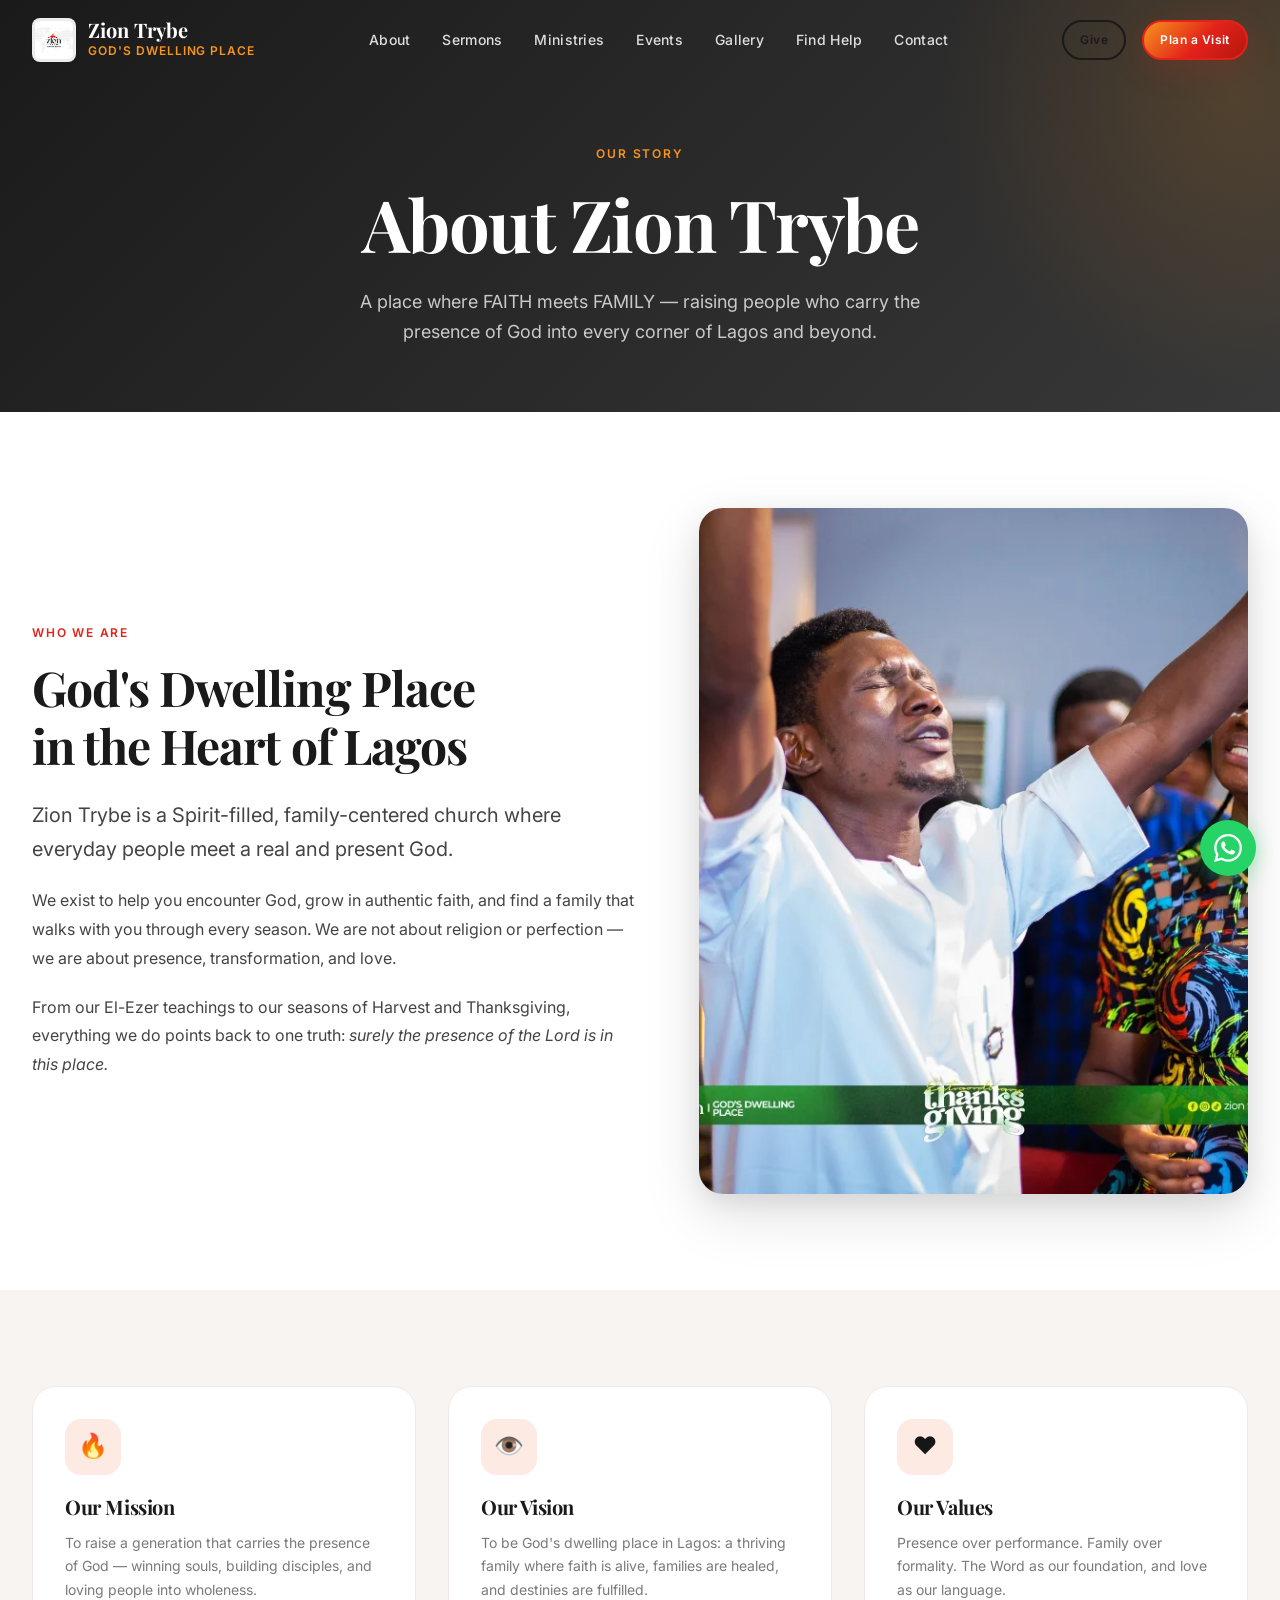
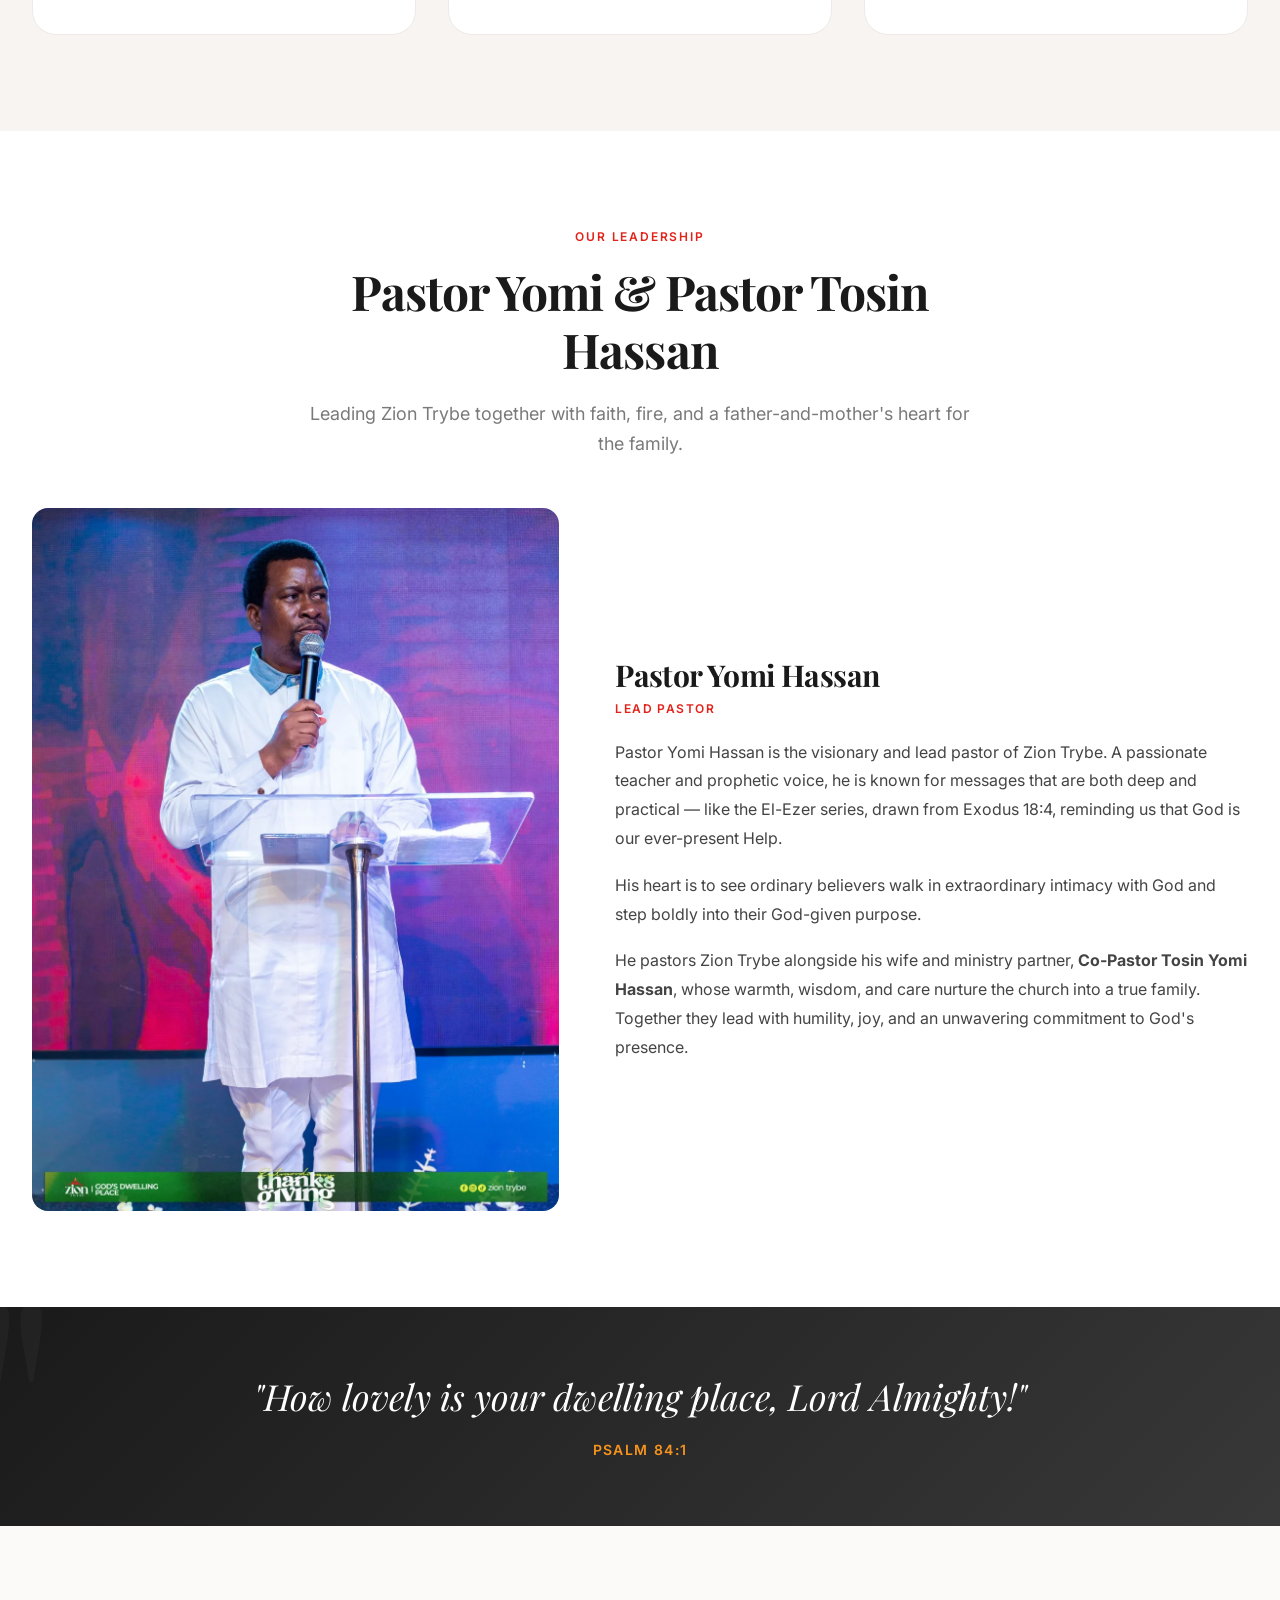
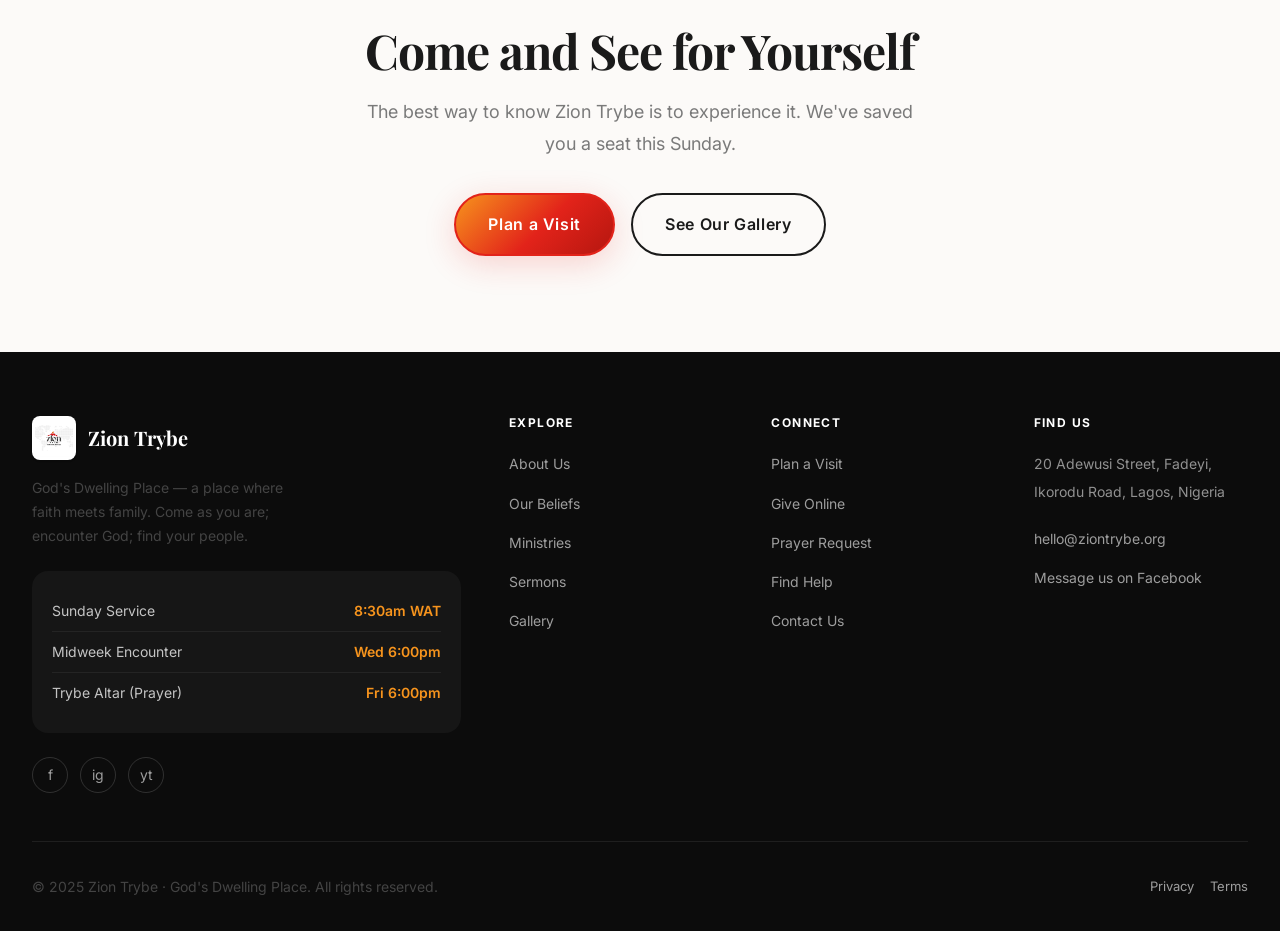
<file: about.html>
<!DOCTYPE html>
<html lang="en">
<head>
  <meta charset="UTF-8" />
  <meta name="viewport" content="width=device-width, initial-scale=1.0" />
  <meta name="description" content="The story, mission and leadership of Zion Trybe Lagos, led by Pastor Yomi Hassan and Co-Pastor Tosin Hassan." />
  <meta property="og:title" content="About Zion Trybe — God's Dwelling Place" />
  <meta property="og:description" content="The story, mission and leadership of Zion Trybe Lagos, led by Pastor Yomi Hassan and Co-Pastor Tosin Hassan." />
  <meta property="og:type" content="website" />
  <meta name="theme-color" content="#1A1A1A" />
  <title>About Zion Trybe — God's Dwelling Place</title>
  <link rel="icon" type="image/jpeg" href="images/logo.jpg" />
  <link rel="apple-touch-icon" href="images/logo.jpg" />
  <link rel="preconnect" href="https://fonts.googleapis.com" />
  <link rel="preconnect" href="https://fonts.gstatic.com" crossorigin />
  <link href="https://fonts.googleapis.com/css2?family=Playfair+Display:ital,wght@0,700;0,800;1,700&family=Inter:wght@400;500;600&display=swap" rel="stylesheet" />
  <link rel="stylesheet" href="css/style.css" />
</head>
<body>
  <!-- ===================== NAVIGATION ===================== -->
  <nav class="nav nav--transparent" id="main-nav" data-transparent="true">
    <div class="nav__inner">
      <a href="index.html" class="nav__logo">
        <img src="images/logo.jpg" alt="Zion Trybe logo" class="nav__logo-img" />
        <div>
          <div class="nav__logo-text">Zion Trybe</div>
          <div class="nav__logo-sub">God's Dwelling Place</div>
        </div>
      </a>
      <ul class="nav__links">
        <li><a href="about.html" class="nav__link">About</a></li>
        <li><a href="sermons.html" class="nav__link">Sermons</a></li>
        <li><a href="ministries.html" class="nav__link">Ministries</a></li>
        <li><a href="events.html" class="nav__link">Events</a></li>
        <li><a href="gallery.html" class="nav__link">Gallery</a></li>
        <li><a href="find-help.html" class="nav__link nav__link--find-help">Find Help</a></li>
        <li><a href="contact.html" class="nav__link">Contact</a></li>
      </ul>
      <div class="nav__actions">
        <a href="give.html" class="btn btn--secondary btn--sm">Give</a>
        <a href="plan-visit.html" class="btn btn--primary btn--sm">Plan a Visit</a>
        <button class="nav__menu-btn" id="menu-btn" aria-label="Open menu">
          <span></span><span></span><span></span>
        </button>
      </div>
    </div>
  </nav>

  <div class="mobile-nav" id="mobile-nav">
    <button class="mobile-nav__close" id="mobile-nav-close">✕</button>
    <ul class="mobile-nav__links">
      <li><a href="index.html" class="mobile-nav__link">Home</a></li>
      <li><a href="about.html" class="mobile-nav__link">About</a></li>
      <li><a href="sermons.html" class="mobile-nav__link">Sermons</a></li>
      <li><a href="ministries.html" class="mobile-nav__link">Ministries</a></li>
      <li><a href="events.html" class="mobile-nav__link">Events</a></li>
      <li><a href="gallery.html" class="mobile-nav__link">Gallery</a></li>
      <li><a href="find-help.html" class="mobile-nav__link mobile-nav__link--find-help">Find Help</a></li>
      <li><a href="plan-visit.html" class="mobile-nav__link">Plan a Visit</a></li>
      <li><a href="give.html" class="mobile-nav__link">Give</a></li>
      <li><a href="contact.html" class="mobile-nav__link">Contact</a></li>
    </ul>
  </div>

  <main>
    <header class="page-hero">
      <div class="container">
        <span class="page-hero__label">Our Story</span>
        <h1 class="page-hero__title">About Zion Trybe</h1>
        <p class="page-hero__subtitle">A place where FAITH meets FAMILY — raising people who carry the presence of God into every corner of Lagos and beyond.</p>
      </div>
    </header>

    <section class="section">
      <div class="container">
        <div class="split-2" style="display:grid; grid-template-columns:1.1fr 1fr; gap:64px; align-items:center;">
          <div class="reveal">
            <span class="section-header__label">Who We Are</span>
            <h2 style="margin-bottom:24px;">God's Dwelling Place<br>in the Heart of Lagos</h2>
            <p class="text-lead" style="margin-bottom:20px;">Zion Trybe is a Spirit-filled, family-centered church where everyday people meet a real and present God.</p>
            <p style="margin-bottom:20px;">We exist to help you encounter God, grow in authentic faith, and find a family that walks with you through every season. We are not about religion or perfection — we are about presence, transformation, and love.</p>
            <p>From our El-Ezer teachings to our seasons of Harvest and Thanksgiving, everything we do points back to one truth: <em>surely the presence of the Lord is in this place.</em></p>
          </div>
          <div class="reveal">
            <img src="images/elezer-1.webp" alt="Zion Trybe family in worship" class="pastor-photo" style="aspect-ratio:4/5;object-position:center 18%;" />
          </div>
        </div>
      </div>
    </section>

    <section class="section section--warm">
      <div class="container">
        <div class="grid grid-3 reveal">
          <div class="ministry-card">
            <div class="ministry-card__icon">🔥</div>
            <h3 class="ministry-card__title">Our Mission</h3>
            <p class="ministry-card__desc">To raise a generation that carries the presence of God — winning souls, building disciples, and loving people into wholeness.</p>
          </div>
          <div class="ministry-card">
            <div class="ministry-card__icon">👁️</div>
            <h3 class="ministry-card__title">Our Vision</h3>
            <p class="ministry-card__desc">To be God's dwelling place in Lagos: a thriving family where faith is alive, families are healed, and destinies are fulfilled.</p>
          </div>
          <div class="ministry-card">
            <div class="ministry-card__icon">❤️</div>
            <h3 class="ministry-card__title">Our Values</h3>
            <p class="ministry-card__desc">Presence over performance. Family over formality. The Word as our foundation, and love as our language.</p>
          </div>
        </div>
      </div>
    </section>

    <!-- LEADERSHIP -->
    <section class="section">
      <div class="container">
        <div class="section-header section-header--center reveal">
          <span class="section-header__label">Our Leadership</span>
          <h2 class="section-header__title">Pastor Yomi &amp; Pastor Tosin Hassan</h2>
          <p class="section-header__desc">Leading Zion Trybe together with faith, fire, and a father-and-mother's heart for the family.</p>
        </div>
        <div class="split-2" style="display:grid; grid-template-columns:1fr 1.2fr; gap:56px; align-items:center;">
          <div class="reveal">
            <img src="images/pastor-6.webp" alt="Pastor Yomi Hassan, Lead Pastor" class="pastor-card__photo" />
          </div>
          <div class="reveal">
            <h3 style="margin-bottom:6px;">Pastor Yomi Hassan</h3>
            <div class="text-label" style="margin-bottom:18px;">Lead Pastor</div>
            <p style="margin-bottom:18px;">Pastor Yomi Hassan is the visionary and lead pastor of Zion Trybe. A passionate teacher and prophetic voice, he is known for messages that are both deep and practical — like the El-Ezer series, drawn from Exodus 18:4, reminding us that God is our ever-present Help.</p>
            <p style="margin-bottom:18px;">His heart is to see ordinary believers walk in extraordinary intimacy with God and step boldly into their God-given purpose.</p>
            <p>He pastors Zion Trybe alongside his wife and ministry partner, <strong>Co-Pastor Tosin Yomi Hassan</strong>, whose warmth, wisdom, and care nurture the church into a true family. Together they lead with humility, joy, and an unwavering commitment to God's presence.</p>
          </div>
        </div>
      </div>
    </section>

    <div class="scripture-banner">
      <p class="scripture-banner__text">"How lovely is your dwelling place, Lord Almighty!"</p>
      <p class="scripture-banner__ref">Psalm 84:1</p>
    </div>

    <section class="section section--cream" style="text-align:center;">
      <div class="container">
        <div class="reveal" style="max-width:560px;margin:0 auto;">
          <h2 style="margin-bottom:16px;">Come and See for Yourself</h2>
          <p style="font-size:18px;color:var(--color-muted);margin-bottom:32px;">The best way to know Zion Trybe is to experience it. We've saved you a seat this Sunday.</p>
          <div style="display:flex;gap:16px;justify-content:center;flex-wrap:wrap;">
            <a href="plan-visit.html" class="btn btn--primary btn--lg">Plan a Visit</a>
            <a href="gallery.html" class="btn btn--secondary btn--lg">See Our Gallery</a>
          </div>
        </div>
      </div>
    </section>
  </main>

  <!-- ===================== FOOTER ===================== -->
  <footer class="footer">
    <div class="container">
      <div class="footer__grid">
        <div class="footer__brand">
          <a href="index.html" class="footer__logo">
            <img src="images/logo.jpg" alt="Zion Trybe" class="nav__logo-img" />
            <span class="footer__logo-name">Zion Trybe</span>
          </a>
          <p class="footer__tagline">God's Dwelling Place — a place where faith meets family. Come as you are; encounter God; find your people.</p>
          <div class="footer__service-times">
            <div class="footer__service-time"><span>Sunday Service</span><span>8:30am WAT</span></div>
            <div class="footer__service-time"><span>Midweek Encounter</span><span>Wed 6:00pm</span></div>
            <div class="footer__service-time"><span>Trybe Altar (Prayer)</span><span>Fri 6:00pm</span></div>
          </div>
          <div class="footer__socials mt-6">
            <a href="https://www.facebook.com/PastorYomiHassan/" target="_blank" rel="noopener" class="footer__social" aria-label="Facebook">f</a>
            <a href="https://www.instagram.com/ziontrybe/" target="_blank" rel="noopener" class="footer__social" aria-label="Instagram">ig</a>
            <a href="https://www.youtube.com/@ziontrybe" target="_blank" rel="noopener" class="footer__social" aria-label="YouTube">yt</a>
          </div>
        </div>
        <div>
          <h4 class="footer__col-title">Explore</h4>
          <ul class="footer__links">
            <li><a href="about.html" class="footer__link">About Us</a></li>
            <li><a href="beliefs.html" class="footer__link">Our Beliefs</a></li>
            <li><a href="ministries.html" class="footer__link">Ministries</a></li>
            <li><a href="sermons.html" class="footer__link">Sermons</a></li>
            <li><a href="gallery.html" class="footer__link">Gallery</a></li>
          </ul>
        </div>
        <div>
          <h4 class="footer__col-title">Connect</h4>
          <ul class="footer__links">
            <li><a href="plan-visit.html" class="footer__link">Plan a Visit</a></li>
            <li><a href="give.html" class="footer__link">Give Online</a></li>
            <li><a href="contact.html#prayer" class="footer__link">Prayer Request</a></li>
            <li><a href="find-help.html" class="footer__link">Find Help</a></li>
            <li><a href="contact.html" class="footer__link">Contact Us</a></li>
          </ul>
        </div>
        <div>
          <h4 class="footer__col-title">Find Us</h4>
          <ul class="footer__links">
            <li><span class="footer__link" style="cursor:default;color:rgba(255,255,255,0.55);">20 Adewusi Street, Fadeyi,<br>Ikorodu Road, Lagos, Nigeria</span></li>
            <li style="margin-top:8px;"><a href="mailto:hello@ziontrybe.org" class="footer__link">hello@ziontrybe.org</a></li>
            <li><a href="https://www.facebook.com/PastorYomiHassan/" target="_blank" rel="noopener" class="footer__link">Message us on Facebook</a></li>
          </ul>
        </div>
      </div>
      <div class="footer__bottom">
        <p>© 2025 Zion Trybe · God's Dwelling Place. All rights reserved.</p>
        <div style="display:flex;gap:16px;"><a href="#" class="footer__link" style="font-size:13px;">Privacy</a><a href="#" class="footer__link" style="font-size:13px;">Terms</a></div>
      </div>
    </div>
  </footer>

  <!-- WhatsApp Float — replace number with the church's real WhatsApp line -->
  <a href="https://wa.me/2348000000000" class="whatsapp-float" target="_blank" rel="noopener" aria-label="Chat on WhatsApp">
    <svg viewBox="0 0 24 24" xmlns="http://www.w3.org/2000/svg"><path d="M17.472 14.382c-.297-.149-1.758-.867-2.03-.967-.273-.099-.471-.148-.67.15-.197.297-.767.966-.94 1.164-.173.199-.347.223-.644.075-.297-.15-1.255-.463-2.39-1.475-.883-.788-1.48-1.761-1.653-2.059-.173-.297-.018-.458.13-.606.134-.133.298-.347.446-.52.149-.174.198-.298.298-.497.099-.198.05-.371-.025-.52-.075-.149-.669-1.612-.916-2.207-.242-.579-.487-.5-.669-.51-.173-.008-.371-.01-.57-.01-.198 0-.52.074-.792.372-.272.297-1.04 1.016-1.04 2.479 0 1.462 1.065 2.875 1.213 3.074.149.198 2.096 3.2 5.077 4.487.709.306 1.262.489 1.694.625.712.227 1.36.195 1.871.118.571-.085 1.758-.719 2.006-1.413.248-.694.248-1.289.173-1.413-.074-.124-.272-.198-.57-.347m-5.421 7.403h-.004a9.87 9.87 0 01-5.031-1.378l-.361-.214-3.741.982.998-3.648-.235-.374a9.86 9.86 0 01-1.51-5.26c.001-5.45 4.436-9.884 9.888-9.884 2.64 0 5.122 1.03 6.988 2.898a9.825 9.825 0 012.893 6.994c-.003 5.45-4.437 9.884-9.885 9.884m8.413-18.297A11.815 11.815 0 0012.05 0C5.495 0 .16 5.335.157 11.892c0 2.096.547 4.142 1.588 5.945L.057 24l6.305-1.654a11.882 11.882 0 005.683 1.448h.005c6.554 0 11.89-5.335 11.893-11.893a11.821 11.821 0 00-3.48-8.413z"/></svg>
  </a>

  <script src="js/main.js"></script>
</body>
</html>
</file>
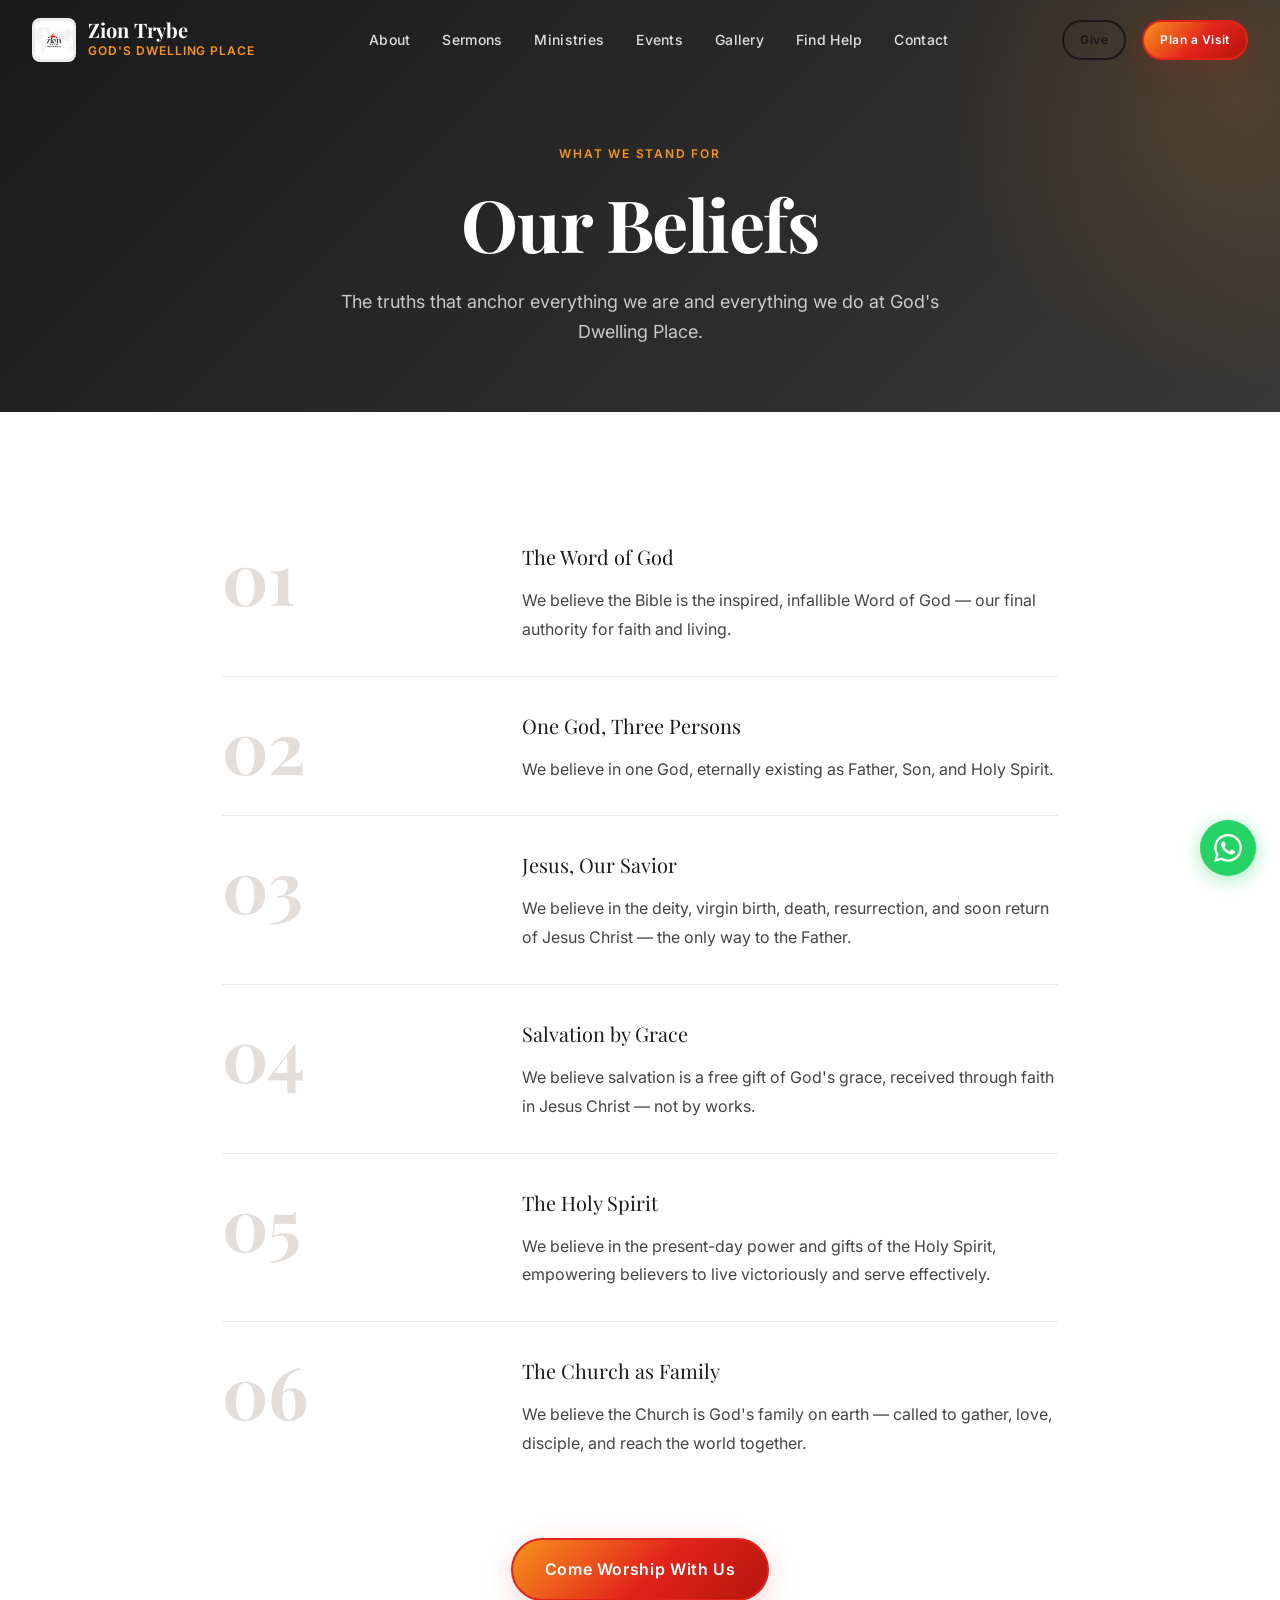
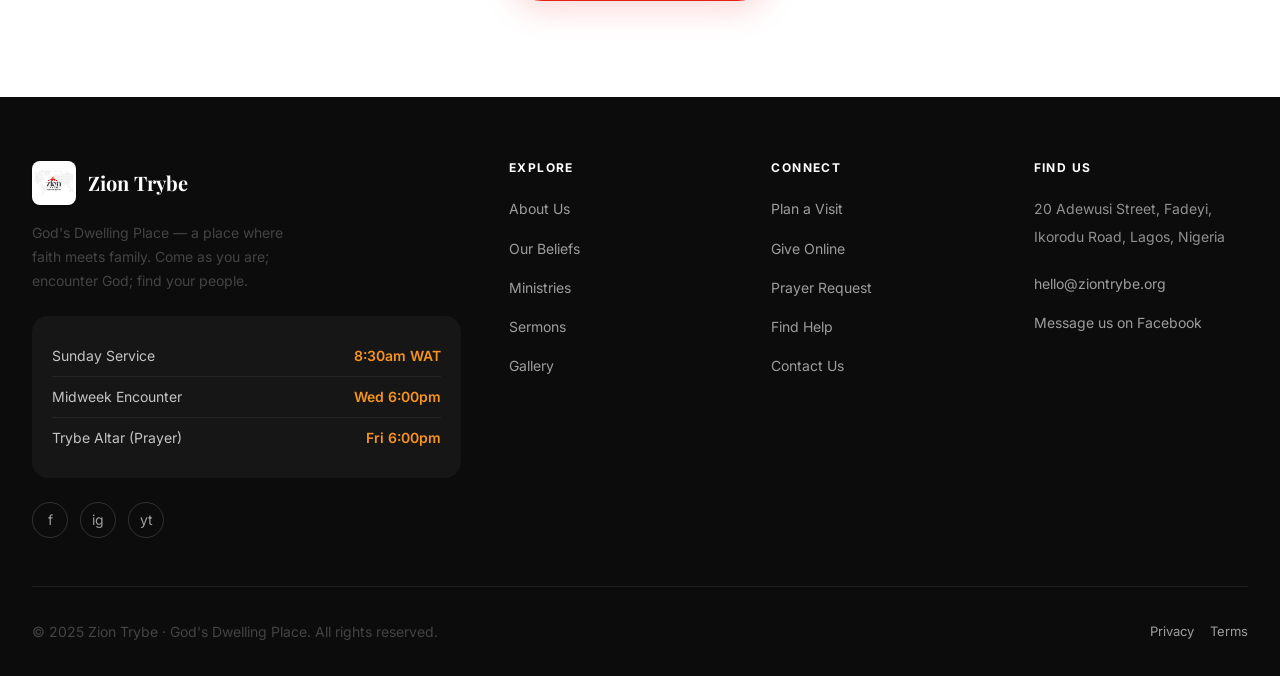
<file: beliefs.html>
<!DOCTYPE html>
<html lang="en">
<head>
  <meta charset="UTF-8" />
  <meta name="viewport" content="width=device-width, initial-scale=1.0" />
  <meta name="description" content="What Zion Trybe Lagos believes: the core truths that anchor our faith and family." />
  <meta property="og:title" content="Our Beliefs — Zion Trybe" />
  <meta property="og:description" content="What Zion Trybe Lagos believes: the core truths that anchor our faith and family." />
  <meta property="og:type" content="website" />
  <meta name="theme-color" content="#1A1A1A" />
  <title>Our Beliefs — Zion Trybe</title>
  <link rel="icon" type="image/jpeg" href="images/logo.jpg" />
  <link rel="apple-touch-icon" href="images/logo.jpg" />
  <link rel="preconnect" href="https://fonts.googleapis.com" />
  <link rel="preconnect" href="https://fonts.gstatic.com" crossorigin />
  <link href="https://fonts.googleapis.com/css2?family=Playfair+Display:ital,wght@0,700;0,800;1,700&family=Inter:wght@400;500;600&display=swap" rel="stylesheet" />
  <link rel="stylesheet" href="css/style.css" />
</head>
<body>
  <!-- ===================== NAVIGATION ===================== -->
  <nav class="nav nav--transparent" id="main-nav" data-transparent="true">
    <div class="nav__inner">
      <a href="index.html" class="nav__logo">
        <img src="images/logo.jpg" alt="Zion Trybe logo" class="nav__logo-img" />
        <div>
          <div class="nav__logo-text">Zion Trybe</div>
          <div class="nav__logo-sub">God's Dwelling Place</div>
        </div>
      </a>
      <ul class="nav__links">
        <li><a href="about.html" class="nav__link">About</a></li>
        <li><a href="sermons.html" class="nav__link">Sermons</a></li>
        <li><a href="ministries.html" class="nav__link">Ministries</a></li>
        <li><a href="events.html" class="nav__link">Events</a></li>
        <li><a href="gallery.html" class="nav__link">Gallery</a></li>
        <li><a href="find-help.html" class="nav__link nav__link--find-help">Find Help</a></li>
        <li><a href="contact.html" class="nav__link">Contact</a></li>
      </ul>
      <div class="nav__actions">
        <a href="give.html" class="btn btn--secondary btn--sm">Give</a>
        <a href="plan-visit.html" class="btn btn--primary btn--sm">Plan a Visit</a>
        <button class="nav__menu-btn" id="menu-btn" aria-label="Open menu">
          <span></span><span></span><span></span>
        </button>
      </div>
    </div>
  </nav>

  <div class="mobile-nav" id="mobile-nav">
    <button class="mobile-nav__close" id="mobile-nav-close">✕</button>
    <ul class="mobile-nav__links">
      <li><a href="index.html" class="mobile-nav__link">Home</a></li>
      <li><a href="about.html" class="mobile-nav__link">About</a></li>
      <li><a href="sermons.html" class="mobile-nav__link">Sermons</a></li>
      <li><a href="ministries.html" class="mobile-nav__link">Ministries</a></li>
      <li><a href="events.html" class="mobile-nav__link">Events</a></li>
      <li><a href="gallery.html" class="mobile-nav__link">Gallery</a></li>
      <li><a href="find-help.html" class="mobile-nav__link mobile-nav__link--find-help">Find Help</a></li>
      <li><a href="plan-visit.html" class="mobile-nav__link">Plan a Visit</a></li>
      <li><a href="give.html" class="mobile-nav__link">Give</a></li>
      <li><a href="contact.html" class="mobile-nav__link">Contact</a></li>
    </ul>
  </div>

  <main>
    <header class="page-hero">
      <div class="container">
        <span class="page-hero__label">What We Stand For</span>
        <h1 class="page-hero__title">Our Beliefs</h1>
        <p class="page-hero__subtitle">The truths that anchor everything we are and everything we do at God's Dwelling Place.</p>
      </div>
    </header>

    <section class="section">
      <div class="container container--narrow">
        <div class="reveal">
          <div class="belief-item"><div class="belief-item__number">01</div><div><div class="belief-item__title">The Word of God</div><p class="belief-item__desc">We believe the Bible is the inspired, infallible Word of God — our final authority for faith and living.</p></div></div>
          <div class="belief-item"><div class="belief-item__number">02</div><div><div class="belief-item__title">One God, Three Persons</div><p class="belief-item__desc">We believe in one God, eternally existing as Father, Son, and Holy Spirit.</p></div></div>
          <div class="belief-item"><div class="belief-item__number">03</div><div><div class="belief-item__title">Jesus, Our Savior</div><p class="belief-item__desc">We believe in the deity, virgin birth, death, resurrection, and soon return of Jesus Christ — the only way to the Father.</p></div></div>
          <div class="belief-item"><div class="belief-item__number">04</div><div><div class="belief-item__title">Salvation by Grace</div><p class="belief-item__desc">We believe salvation is a free gift of God's grace, received through faith in Jesus Christ — not by works.</p></div></div>
          <div class="belief-item"><div class="belief-item__number">05</div><div><div class="belief-item__title">The Holy Spirit</div><p class="belief-item__desc">We believe in the present-day power and gifts of the Holy Spirit, empowering believers to live victoriously and serve effectively.</p></div></div>
          <div class="belief-item"><div class="belief-item__number">06</div><div><div class="belief-item__title">The Church as Family</div><p class="belief-item__desc">We believe the Church is God's family on earth — called to gather, love, disciple, and reach the world together.</p></div></div>
        </div>

        <div style="text-align:center;margin-top:48px;" class="reveal">
          <a href="plan-visit.html" class="btn btn--primary btn--lg">Come Worship With Us</a>
        </div>
      </div>
    </section>
  </main>

  <!-- ===================== FOOTER ===================== -->
  <footer class="footer">
    <div class="container">
      <div class="footer__grid">
        <div class="footer__brand">
          <a href="index.html" class="footer__logo">
            <img src="images/logo.jpg" alt="Zion Trybe" class="nav__logo-img" />
            <span class="footer__logo-name">Zion Trybe</span>
          </a>
          <p class="footer__tagline">God's Dwelling Place — a place where faith meets family. Come as you are; encounter God; find your people.</p>
          <div class="footer__service-times">
            <div class="footer__service-time"><span>Sunday Service</span><span>8:30am WAT</span></div>
            <div class="footer__service-time"><span>Midweek Encounter</span><span>Wed 6:00pm</span></div>
            <div class="footer__service-time"><span>Trybe Altar (Prayer)</span><span>Fri 6:00pm</span></div>
          </div>
          <div class="footer__socials mt-6">
            <a href="https://www.facebook.com/PastorYomiHassan/" target="_blank" rel="noopener" class="footer__social" aria-label="Facebook">f</a>
            <a href="https://www.instagram.com/ziontrybe/" target="_blank" rel="noopener" class="footer__social" aria-label="Instagram">ig</a>
            <a href="https://www.youtube.com/@ziontrybe" target="_blank" rel="noopener" class="footer__social" aria-label="YouTube">yt</a>
          </div>
        </div>
        <div>
          <h4 class="footer__col-title">Explore</h4>
          <ul class="footer__links">
            <li><a href="about.html" class="footer__link">About Us</a></li>
            <li><a href="beliefs.html" class="footer__link">Our Beliefs</a></li>
            <li><a href="ministries.html" class="footer__link">Ministries</a></li>
            <li><a href="sermons.html" class="footer__link">Sermons</a></li>
            <li><a href="gallery.html" class="footer__link">Gallery</a></li>
          </ul>
        </div>
        <div>
          <h4 class="footer__col-title">Connect</h4>
          <ul class="footer__links">
            <li><a href="plan-visit.html" class="footer__link">Plan a Visit</a></li>
            <li><a href="give.html" class="footer__link">Give Online</a></li>
            <li><a href="contact.html#prayer" class="footer__link">Prayer Request</a></li>
            <li><a href="find-help.html" class="footer__link">Find Help</a></li>
            <li><a href="contact.html" class="footer__link">Contact Us</a></li>
          </ul>
        </div>
        <div>
          <h4 class="footer__col-title">Find Us</h4>
          <ul class="footer__links">
            <li><span class="footer__link" style="cursor:default;color:rgba(255,255,255,0.55);">20 Adewusi Street, Fadeyi,<br>Ikorodu Road, Lagos, Nigeria</span></li>
            <li style="margin-top:8px;"><a href="mailto:hello@ziontrybe.org" class="footer__link">hello@ziontrybe.org</a></li>
            <li><a href="https://www.facebook.com/PastorYomiHassan/" target="_blank" rel="noopener" class="footer__link">Message us on Facebook</a></li>
          </ul>
        </div>
      </div>
      <div class="footer__bottom">
        <p>© 2025 Zion Trybe · God's Dwelling Place. All rights reserved.</p>
        <div style="display:flex;gap:16px;"><a href="#" class="footer__link" style="font-size:13px;">Privacy</a><a href="#" class="footer__link" style="font-size:13px;">Terms</a></div>
      </div>
    </div>
  </footer>

  <!-- WhatsApp Float — replace number with the church's real WhatsApp line -->
  <a href="https://wa.me/2348000000000" class="whatsapp-float" target="_blank" rel="noopener" aria-label="Chat on WhatsApp">
    <svg viewBox="0 0 24 24" xmlns="http://www.w3.org/2000/svg"><path d="M17.472 14.382c-.297-.149-1.758-.867-2.03-.967-.273-.099-.471-.148-.67.15-.197.297-.767.966-.94 1.164-.173.199-.347.223-.644.075-.297-.15-1.255-.463-2.39-1.475-.883-.788-1.48-1.761-1.653-2.059-.173-.297-.018-.458.13-.606.134-.133.298-.347.446-.52.149-.174.198-.298.298-.497.099-.198.05-.371-.025-.52-.075-.149-.669-1.612-.916-2.207-.242-.579-.487-.5-.669-.51-.173-.008-.371-.01-.57-.01-.198 0-.52.074-.792.372-.272.297-1.04 1.016-1.04 2.479 0 1.462 1.065 2.875 1.213 3.074.149.198 2.096 3.2 5.077 4.487.709.306 1.262.489 1.694.625.712.227 1.36.195 1.871.118.571-.085 1.758-.719 2.006-1.413.248-.694.248-1.289.173-1.413-.074-.124-.272-.198-.57-.347m-5.421 7.403h-.004a9.87 9.87 0 01-5.031-1.378l-.361-.214-3.741.982.998-3.648-.235-.374a9.86 9.86 0 01-1.51-5.26c.001-5.45 4.436-9.884 9.888-9.884 2.64 0 5.122 1.03 6.988 2.898a9.825 9.825 0 012.893 6.994c-.003 5.45-4.437 9.884-9.885 9.884m8.413-18.297A11.815 11.815 0 0012.05 0C5.495 0 .16 5.335.157 11.892c0 2.096.547 4.142 1.588 5.945L.057 24l6.305-1.654a11.882 11.882 0 005.683 1.448h.005c6.554 0 11.89-5.335 11.893-11.893a11.821 11.821 0 00-3.48-8.413z"/></svg>
  </a>

  <script src="js/main.js"></script>
</body>
</html>
</file>
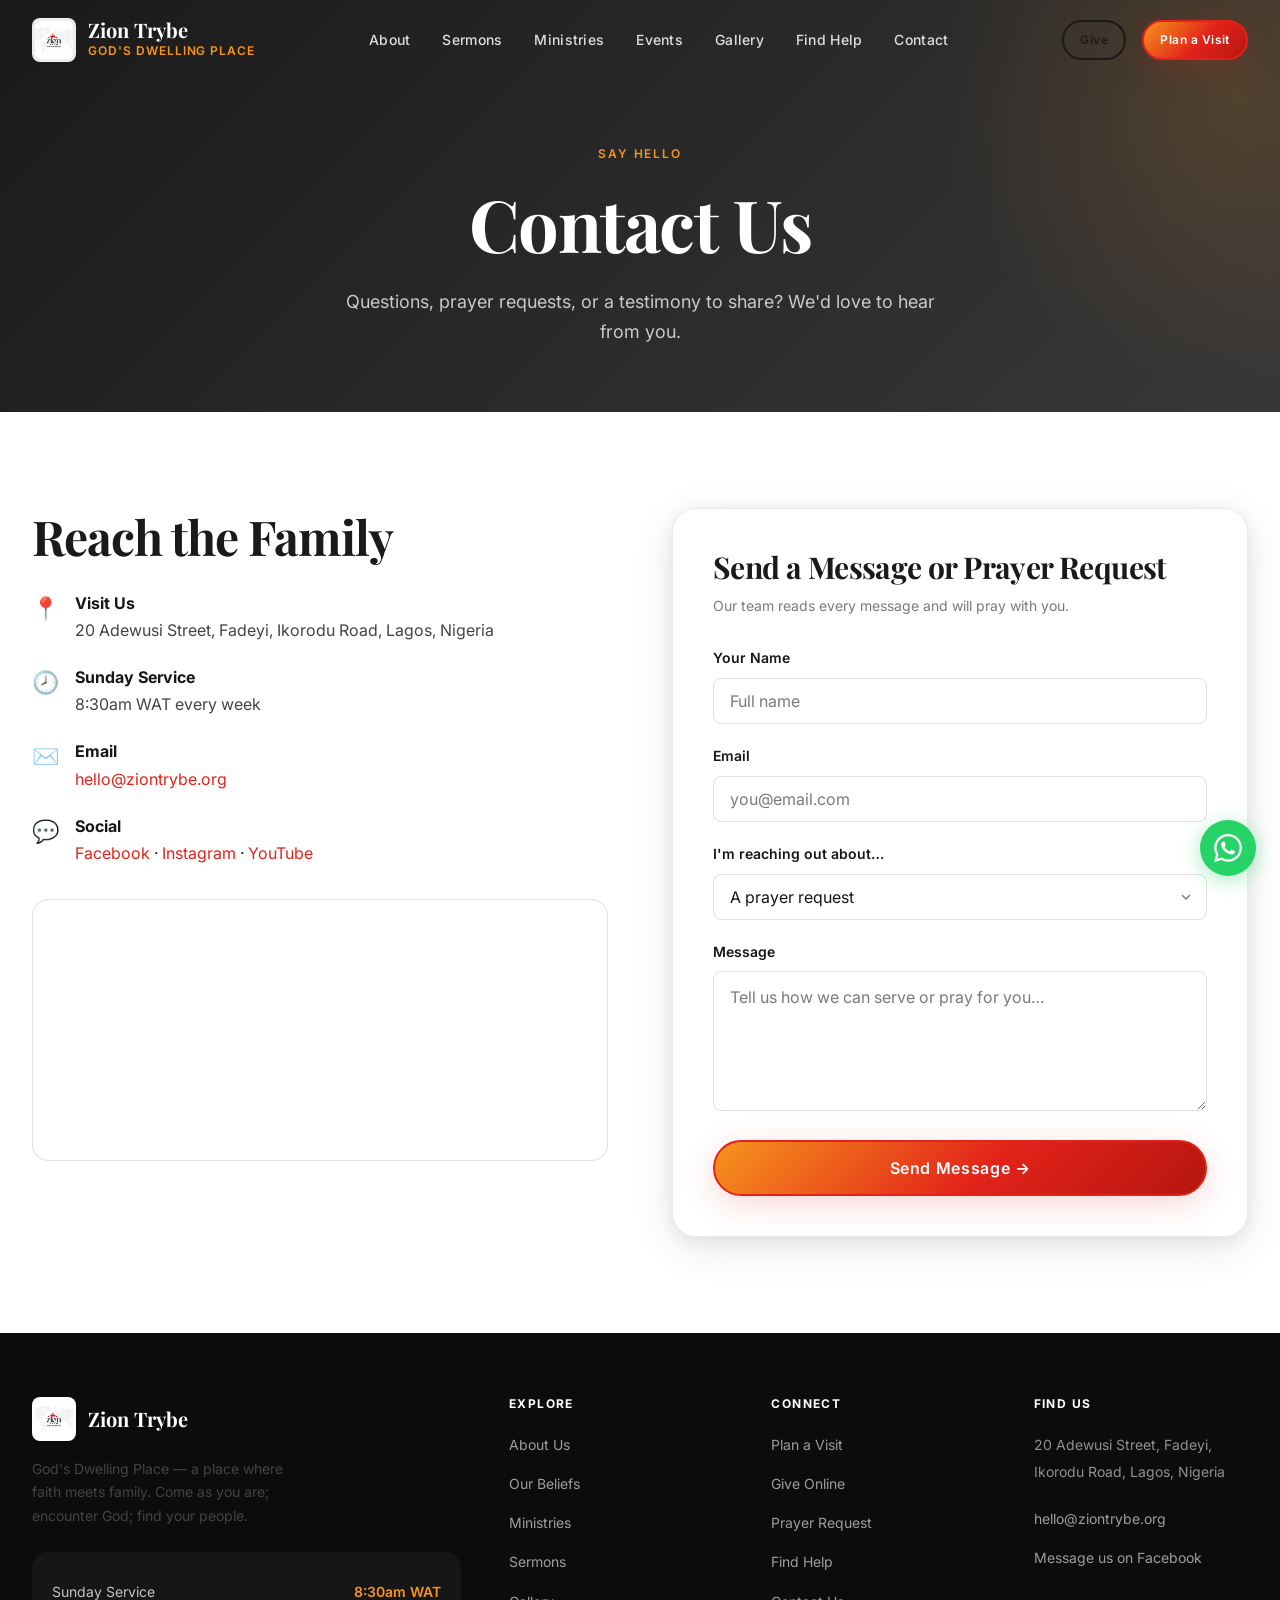
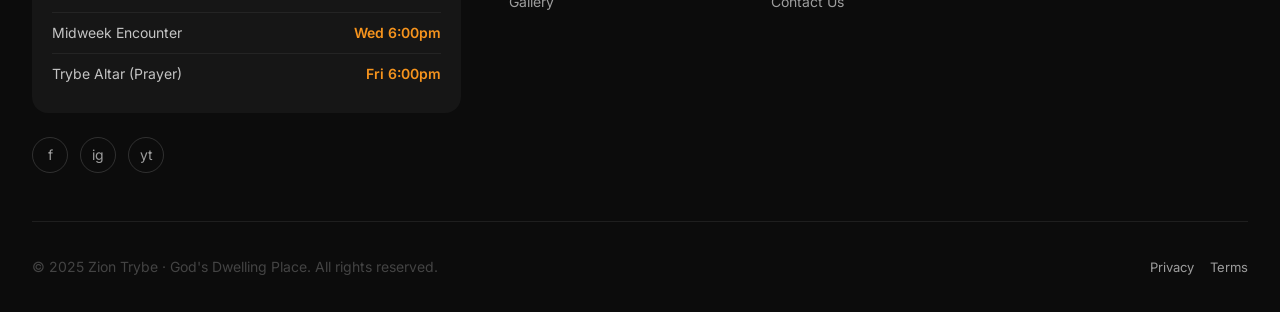
<file: contact.html>
<!DOCTYPE html>
<html lang="en">
<head>
  <meta charset="UTF-8" />
  <meta name="viewport" content="width=device-width, initial-scale=1.0" />
  <meta name="description" content="Reach Zion Trybe Lagos with questions, prayer requests, or testimonies." />
  <meta property="og:title" content="Contact Us — Zion Trybe" />
  <meta property="og:description" content="Reach Zion Trybe Lagos with questions, prayer requests, or testimonies." />
  <meta property="og:type" content="website" />
  <meta name="theme-color" content="#1A1A1A" />
  <title>Contact Us — Zion Trybe</title>
  <link rel="icon" type="image/jpeg" href="images/logo.jpg" />
  <link rel="apple-touch-icon" href="images/logo.jpg" />
  <link rel="preconnect" href="https://fonts.googleapis.com" />
  <link rel="preconnect" href="https://fonts.gstatic.com" crossorigin />
  <link href="https://fonts.googleapis.com/css2?family=Playfair+Display:ital,wght@0,700;0,800;1,700&family=Inter:wght@400;500;600&display=swap" rel="stylesheet" />
  <link rel="stylesheet" href="css/style.css" />
</head>
<body>
  <!-- ===================== NAVIGATION ===================== -->
  <nav class="nav nav--transparent" id="main-nav" data-transparent="true">
    <div class="nav__inner">
      <a href="index.html" class="nav__logo">
        <img src="images/logo.jpg" alt="Zion Trybe logo" class="nav__logo-img" />
        <div>
          <div class="nav__logo-text">Zion Trybe</div>
          <div class="nav__logo-sub">God's Dwelling Place</div>
        </div>
      </a>
      <ul class="nav__links">
        <li><a href="about.html" class="nav__link">About</a></li>
        <li><a href="sermons.html" class="nav__link">Sermons</a></li>
        <li><a href="ministries.html" class="nav__link">Ministries</a></li>
        <li><a href="events.html" class="nav__link">Events</a></li>
        <li><a href="gallery.html" class="nav__link">Gallery</a></li>
        <li><a href="find-help.html" class="nav__link nav__link--find-help">Find Help</a></li>
        <li><a href="contact.html" class="nav__link">Contact</a></li>
      </ul>
      <div class="nav__actions">
        <a href="give.html" class="btn btn--secondary btn--sm">Give</a>
        <a href="plan-visit.html" class="btn btn--primary btn--sm">Plan a Visit</a>
        <button class="nav__menu-btn" id="menu-btn" aria-label="Open menu">
          <span></span><span></span><span></span>
        </button>
      </div>
    </div>
  </nav>

  <div class="mobile-nav" id="mobile-nav">
    <button class="mobile-nav__close" id="mobile-nav-close">✕</button>
    <ul class="mobile-nav__links">
      <li><a href="index.html" class="mobile-nav__link">Home</a></li>
      <li><a href="about.html" class="mobile-nav__link">About</a></li>
      <li><a href="sermons.html" class="mobile-nav__link">Sermons</a></li>
      <li><a href="ministries.html" class="mobile-nav__link">Ministries</a></li>
      <li><a href="events.html" class="mobile-nav__link">Events</a></li>
      <li><a href="gallery.html" class="mobile-nav__link">Gallery</a></li>
      <li><a href="find-help.html" class="mobile-nav__link mobile-nav__link--find-help">Find Help</a></li>
      <li><a href="plan-visit.html" class="mobile-nav__link">Plan a Visit</a></li>
      <li><a href="give.html" class="mobile-nav__link">Give</a></li>
      <li><a href="contact.html" class="mobile-nav__link">Contact</a></li>
    </ul>
  </div>

  <main>
    <header class="page-hero">
      <div class="container">
        <span class="page-hero__label">Say Hello</span>
        <h1 class="page-hero__title">Contact Us</h1>
        <p class="page-hero__subtitle">Questions, prayer requests, or a testimony to share? We'd love to hear from you.</p>
      </div>
    </header>

    <section class="section">
      <div class="container">
        <div class="split-2" style="display:grid;grid-template-columns:1fr 1fr;gap:64px;align-items:start;">
          <div class="reveal">
            <h2 style="margin-bottom:24px;">Reach the Family</h2>
            <div style="display:flex;flex-direction:column;gap:20px;">
              <div style="display:flex;gap:16px;align-items:flex-start;"><span style="font-size:22px;">📍</span><div><strong>Visit Us</strong><br><span style="color:var(--color-text-soft);">20 Adewusi Street, Fadeyi, Ikorodu Road, Lagos, Nigeria</span></div></div>
              <div style="display:flex;gap:16px;align-items:flex-start;"><span style="font-size:22px;">🕗</span><div><strong>Sunday Service</strong><br><span style="color:var(--color-text-soft);">8:30am WAT every week</span></div></div>
              <div style="display:flex;gap:16px;align-items:flex-start;"><span style="font-size:22px;">✉️</span><div><strong>Email</strong><br><a href="mailto:hello@ziontrybe.org" style="color:var(--color-accent);">hello@ziontrybe.org</a></div></div>
              <div style="display:flex;gap:16px;align-items:flex-start;"><span style="font-size:22px;">💬</span><div><strong>Social</strong><br><a href="https://www.facebook.com/PastorYomiHassan/" target="_blank" rel="noopener" style="color:var(--color-accent);">Facebook</a> · <a href="https://www.instagram.com/ziontrybe/" target="_blank" rel="noopener" style="color:var(--color-accent);">Instagram</a> · <a href="https://www.youtube.com/@ziontrybe" target="_blank" rel="noopener" style="color:var(--color-accent);">YouTube</a></div></div>
            </div>
            <div style="margin-top:32px;border-radius:16px;overflow:hidden;border:1px solid var(--color-border);">
              <iframe title="Zion Trybe location map" src="https://www.google.com/maps?q=Adewusi+Street+Fadeyi+Lagos&output=embed" width="100%" height="260" style="border:0;display:block;" loading="lazy"></iframe>
            </div>
          </div>

          <div class="reveal" id="prayer">
            <div style="background:white;border-radius:24px;padding:40px;box-shadow:var(--shadow-lg);border:1px solid var(--color-border-light);">
              <h3 style="margin-bottom:8px;">Send a Message or Prayer Request</h3>
              <p style="font-size:14px;color:var(--color-muted);margin-bottom:28px;">Our team reads every message and will pray with you.</p>
              <form id="contact-form">
                <div class="form-group"><label class="form-label" for="c-name">Your Name</label><input type="text" id="c-name" class="form-input" placeholder="Full name" required /></div>
                <div class="form-group"><label class="form-label" for="c-email">Email</label><input type="email" id="c-email" class="form-input" placeholder="you@email.com" required /></div>
                <div class="form-group"><label class="form-label" for="c-topic">I'm reaching out about…</label>
                  <select id="c-topic" class="form-select"><option>A prayer request</option><option>Planning a visit</option><option>Joining a ministry</option><option>Sharing a testimony</option><option>Giving</option><option>Something else</option></select>
                </div>
                <div class="form-group"><label class="form-label" for="c-msg">Message</label><textarea id="c-msg" class="form-textarea" placeholder="Tell us how we can serve or pray for you…" required></textarea></div>
                <button type="submit" class="btn btn--primary btn--full btn--lg">Send Message →</button>
              </form>
            </div>
          </div>
        </div>
      </div>
    </section>
  </main>

  <!-- ===================== FOOTER ===================== -->
  <footer class="footer">
    <div class="container">
      <div class="footer__grid">
        <div class="footer__brand">
          <a href="index.html" class="footer__logo">
            <img src="images/logo.jpg" alt="Zion Trybe" class="nav__logo-img" />
            <span class="footer__logo-name">Zion Trybe</span>
          </a>
          <p class="footer__tagline">God's Dwelling Place — a place where faith meets family. Come as you are; encounter God; find your people.</p>
          <div class="footer__service-times">
            <div class="footer__service-time"><span>Sunday Service</span><span>8:30am WAT</span></div>
            <div class="footer__service-time"><span>Midweek Encounter</span><span>Wed 6:00pm</span></div>
            <div class="footer__service-time"><span>Trybe Altar (Prayer)</span><span>Fri 6:00pm</span></div>
          </div>
          <div class="footer__socials mt-6">
            <a href="https://www.facebook.com/PastorYomiHassan/" target="_blank" rel="noopener" class="footer__social" aria-label="Facebook">f</a>
            <a href="https://www.instagram.com/ziontrybe/" target="_blank" rel="noopener" class="footer__social" aria-label="Instagram">ig</a>
            <a href="https://www.youtube.com/@ziontrybe" target="_blank" rel="noopener" class="footer__social" aria-label="YouTube">yt</a>
          </div>
        </div>
        <div>
          <h4 class="footer__col-title">Explore</h4>
          <ul class="footer__links">
            <li><a href="about.html" class="footer__link">About Us</a></li>
            <li><a href="beliefs.html" class="footer__link">Our Beliefs</a></li>
            <li><a href="ministries.html" class="footer__link">Ministries</a></li>
            <li><a href="sermons.html" class="footer__link">Sermons</a></li>
            <li><a href="gallery.html" class="footer__link">Gallery</a></li>
          </ul>
        </div>
        <div>
          <h4 class="footer__col-title">Connect</h4>
          <ul class="footer__links">
            <li><a href="plan-visit.html" class="footer__link">Plan a Visit</a></li>
            <li><a href="give.html" class="footer__link">Give Online</a></li>
            <li><a href="contact.html#prayer" class="footer__link">Prayer Request</a></li>
            <li><a href="find-help.html" class="footer__link">Find Help</a></li>
            <li><a href="contact.html" class="footer__link">Contact Us</a></li>
          </ul>
        </div>
        <div>
          <h4 class="footer__col-title">Find Us</h4>
          <ul class="footer__links">
            <li><span class="footer__link" style="cursor:default;color:rgba(255,255,255,0.55);">20 Adewusi Street, Fadeyi,<br>Ikorodu Road, Lagos, Nigeria</span></li>
            <li style="margin-top:8px;"><a href="mailto:hello@ziontrybe.org" class="footer__link">hello@ziontrybe.org</a></li>
            <li><a href="https://www.facebook.com/PastorYomiHassan/" target="_blank" rel="noopener" class="footer__link">Message us on Facebook</a></li>
          </ul>
        </div>
      </div>
      <div class="footer__bottom">
        <p>© 2025 Zion Trybe · God's Dwelling Place. All rights reserved.</p>
        <div style="display:flex;gap:16px;"><a href="#" class="footer__link" style="font-size:13px;">Privacy</a><a href="#" class="footer__link" style="font-size:13px;">Terms</a></div>
      </div>
    </div>
  </footer>

  <!-- WhatsApp Float — replace number with the church's real WhatsApp line -->
  <a href="https://wa.me/2348000000000" class="whatsapp-float" target="_blank" rel="noopener" aria-label="Chat on WhatsApp">
    <svg viewBox="0 0 24 24" xmlns="http://www.w3.org/2000/svg"><path d="M17.472 14.382c-.297-.149-1.758-.867-2.03-.967-.273-.099-.471-.148-.67.15-.197.297-.767.966-.94 1.164-.173.199-.347.223-.644.075-.297-.15-1.255-.463-2.39-1.475-.883-.788-1.48-1.761-1.653-2.059-.173-.297-.018-.458.13-.606.134-.133.298-.347.446-.52.149-.174.198-.298.298-.497.099-.198.05-.371-.025-.52-.075-.149-.669-1.612-.916-2.207-.242-.579-.487-.5-.669-.51-.173-.008-.371-.01-.57-.01-.198 0-.52.074-.792.372-.272.297-1.04 1.016-1.04 2.479 0 1.462 1.065 2.875 1.213 3.074.149.198 2.096 3.2 5.077 4.487.709.306 1.262.489 1.694.625.712.227 1.36.195 1.871.118.571-.085 1.758-.719 2.006-1.413.248-.694.248-1.289.173-1.413-.074-.124-.272-.198-.57-.347m-5.421 7.403h-.004a9.87 9.87 0 01-5.031-1.378l-.361-.214-3.741.982.998-3.648-.235-.374a9.86 9.86 0 01-1.51-5.26c.001-5.45 4.436-9.884 9.888-9.884 2.64 0 5.122 1.03 6.988 2.898a9.825 9.825 0 012.893 6.994c-.003 5.45-4.437 9.884-9.885 9.884m8.413-18.297A11.815 11.815 0 0012.05 0C5.495 0 .16 5.335.157 11.892c0 2.096.547 4.142 1.588 5.945L.057 24l6.305-1.654a11.882 11.882 0 005.683 1.448h.005c6.554 0 11.89-5.335 11.893-11.893a11.821 11.821 0 00-3.48-8.413z"/></svg>
  </a>

  <script src="js/main.js"></script>
</body>
</html>
</file>
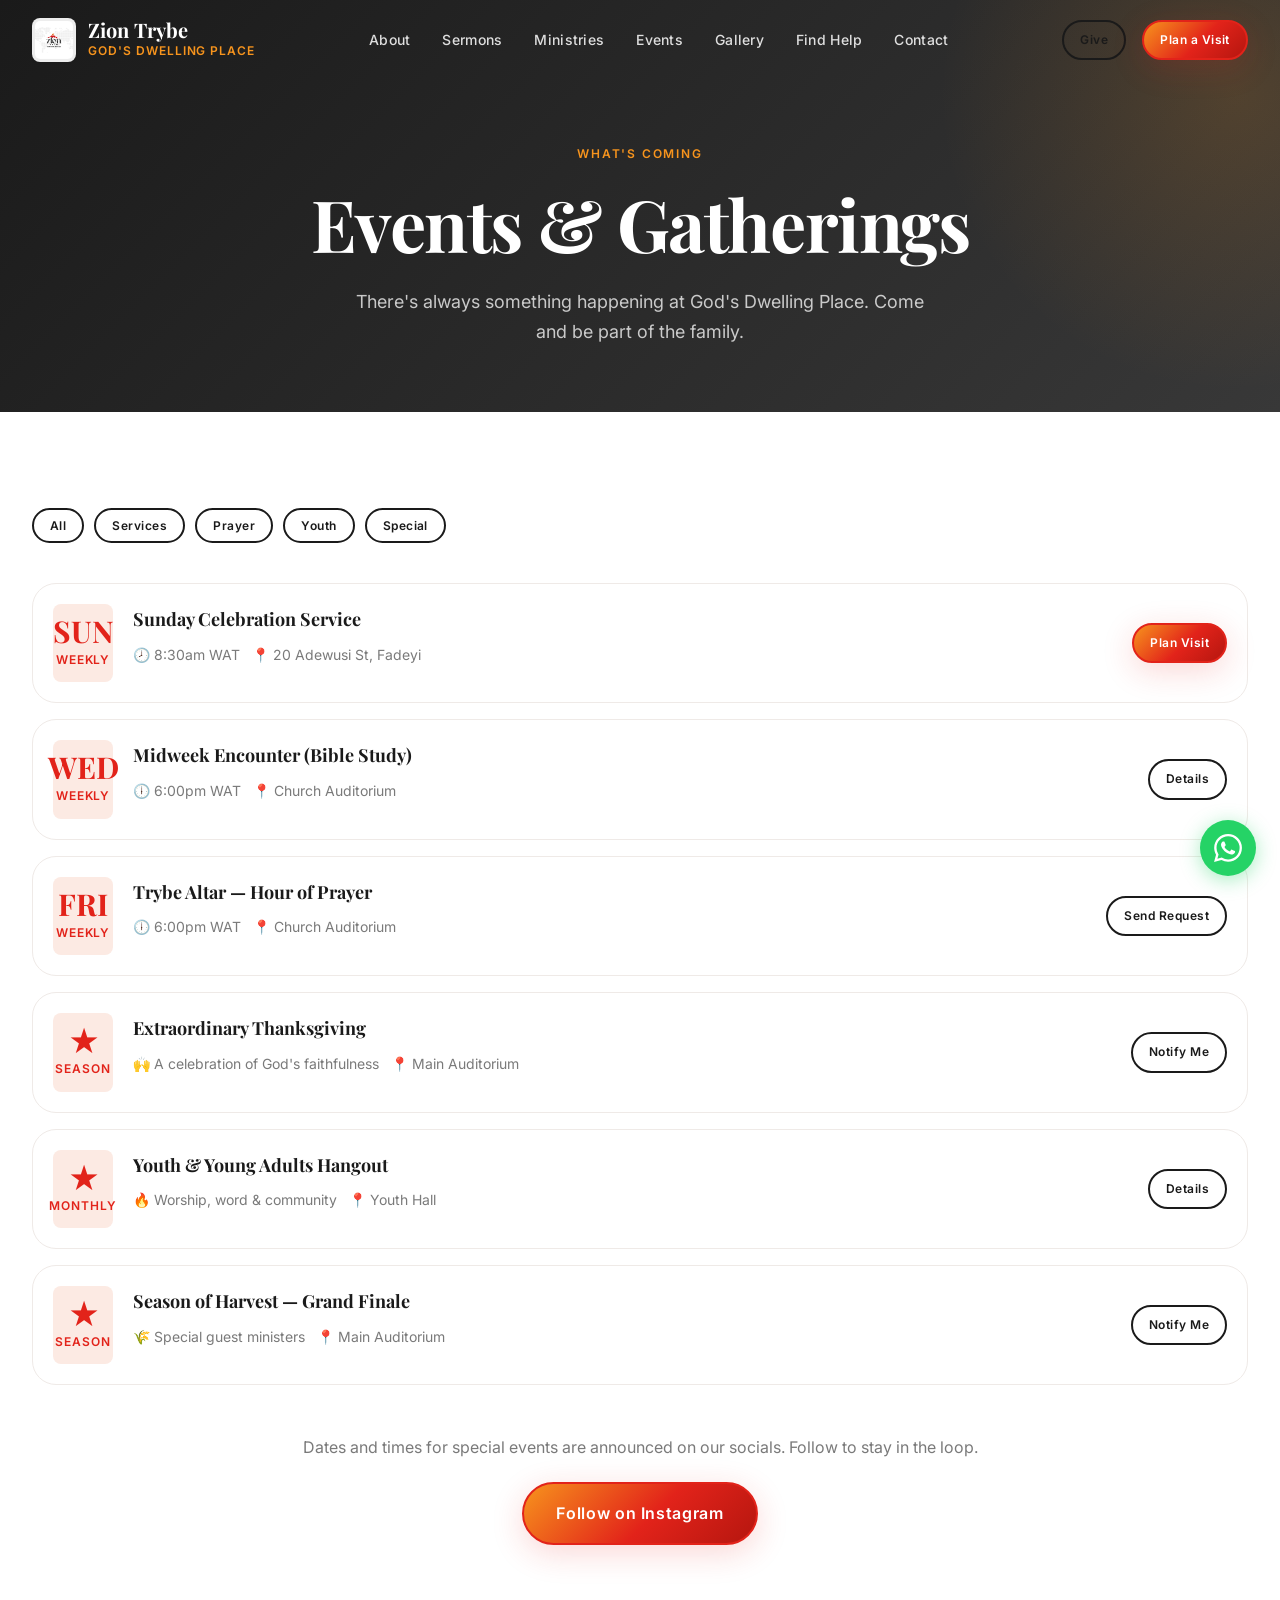
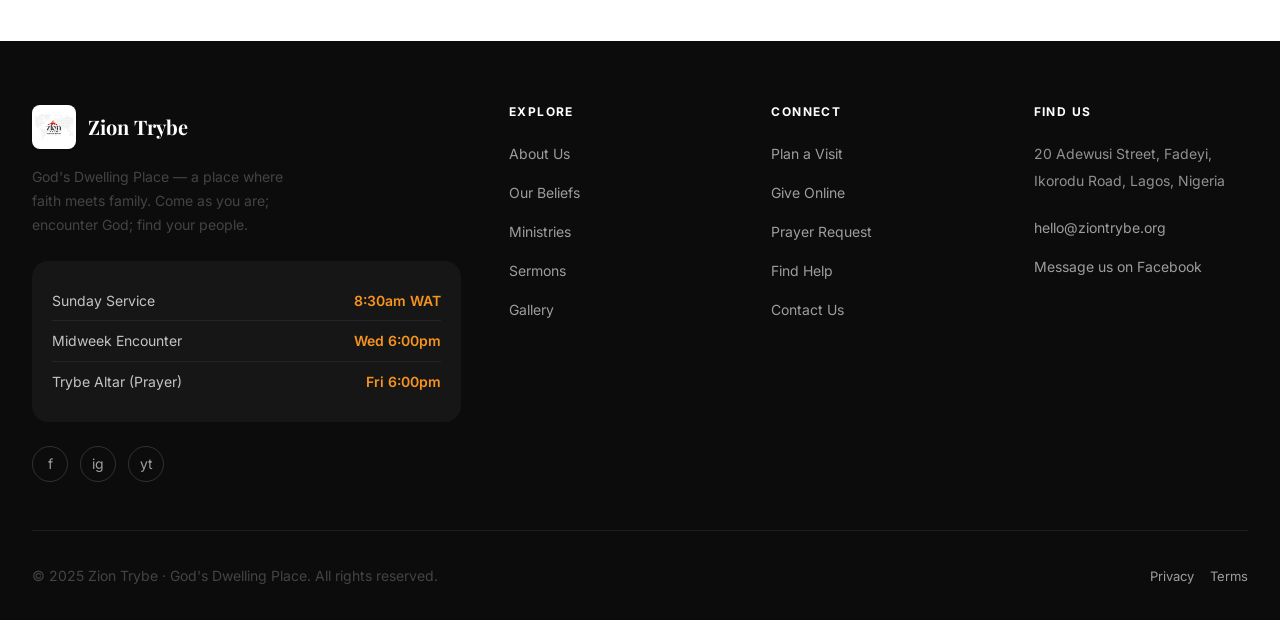
<file: events.html>
<!DOCTYPE html>
<html lang="en">
<head>
  <meta charset="UTF-8" />
  <meta name="viewport" content="width=device-width, initial-scale=1.0" />
  <meta name="description" content="Services, prayer, and special gatherings at Zion Trybe Lagos — God's Dwelling Place." />
  <meta property="og:title" content="Events — Zion Trybe" />
  <meta property="og:description" content="Services, prayer, and special gatherings at Zion Trybe Lagos — God's Dwelling Place." />
  <meta property="og:type" content="website" />
  <meta name="theme-color" content="#1A1A1A" />
  <title>Events — Zion Trybe</title>
  <link rel="icon" type="image/jpeg" href="images/logo.jpg" />
  <link rel="apple-touch-icon" href="images/logo.jpg" />
  <link rel="preconnect" href="https://fonts.googleapis.com" />
  <link rel="preconnect" href="https://fonts.gstatic.com" crossorigin />
  <link href="https://fonts.googleapis.com/css2?family=Playfair+Display:ital,wght@0,700;0,800;1,700&family=Inter:wght@400;500;600&display=swap" rel="stylesheet" />
  <link rel="stylesheet" href="css/style.css" />
</head>
<body>
  <!-- ===================== NAVIGATION ===================== -->
  <nav class="nav nav--transparent" id="main-nav" data-transparent="true">
    <div class="nav__inner">
      <a href="index.html" class="nav__logo">
        <img src="images/logo.jpg" alt="Zion Trybe logo" class="nav__logo-img" />
        <div>
          <div class="nav__logo-text">Zion Trybe</div>
          <div class="nav__logo-sub">God's Dwelling Place</div>
        </div>
      </a>
      <ul class="nav__links">
        <li><a href="about.html" class="nav__link">About</a></li>
        <li><a href="sermons.html" class="nav__link">Sermons</a></li>
        <li><a href="ministries.html" class="nav__link">Ministries</a></li>
        <li><a href="events.html" class="nav__link">Events</a></li>
        <li><a href="gallery.html" class="nav__link">Gallery</a></li>
        <li><a href="find-help.html" class="nav__link nav__link--find-help">Find Help</a></li>
        <li><a href="contact.html" class="nav__link">Contact</a></li>
      </ul>
      <div class="nav__actions">
        <a href="give.html" class="btn btn--secondary btn--sm">Give</a>
        <a href="plan-visit.html" class="btn btn--primary btn--sm">Plan a Visit</a>
        <button class="nav__menu-btn" id="menu-btn" aria-label="Open menu">
          <span></span><span></span><span></span>
        </button>
      </div>
    </div>
  </nav>

  <div class="mobile-nav" id="mobile-nav">
    <button class="mobile-nav__close" id="mobile-nav-close">✕</button>
    <ul class="mobile-nav__links">
      <li><a href="index.html" class="mobile-nav__link">Home</a></li>
      <li><a href="about.html" class="mobile-nav__link">About</a></li>
      <li><a href="sermons.html" class="mobile-nav__link">Sermons</a></li>
      <li><a href="ministries.html" class="mobile-nav__link">Ministries</a></li>
      <li><a href="events.html" class="mobile-nav__link">Events</a></li>
      <li><a href="gallery.html" class="mobile-nav__link">Gallery</a></li>
      <li><a href="find-help.html" class="mobile-nav__link mobile-nav__link--find-help">Find Help</a></li>
      <li><a href="plan-visit.html" class="mobile-nav__link">Plan a Visit</a></li>
      <li><a href="give.html" class="mobile-nav__link">Give</a></li>
      <li><a href="contact.html" class="mobile-nav__link">Contact</a></li>
    </ul>
  </div>

  <main>
    <header class="page-hero">
      <div class="container">
        <span class="page-hero__label">What's Coming</span>
        <h1 class="page-hero__title">Events &amp; Gatherings</h1>
        <p class="page-hero__subtitle">There's always something happening at God's Dwelling Place. Come and be part of the family.</p>
      </div>
    </header>

    <section class="section">
      <div class="container">
        <div style="display:flex;flex-wrap:wrap;gap:10px;margin-bottom:40px;" class="reveal">
          <button class="btn btn--secondary btn--sm filter-active" data-filter="all">All</button>
          <button class="btn btn--secondary btn--sm" data-filter="service">Services</button>
          <button class="btn btn--secondary btn--sm" data-filter="prayer">Prayer</button>
          <button class="btn btn--secondary btn--sm" data-filter="youth">Youth</button>
          <button class="btn btn--secondary btn--sm" data-filter="special">Special</button>
        </div>

        <div style="display:flex;flex-direction:column;gap:16px;" class="reveal">
          <div class="event-card" data-category="service">
            <div class="event-card__date"><div class="event-card__day">SUN</div><div class="event-card__month">Weekly</div></div>
            <div class="event-card__body"><div class="event-card__title">Sunday Celebration Service</div><div class="event-card__meta"><span>🕗 8:30am WAT</span><span>📍 20 Adewusi St, Fadeyi</span></div></div>
            <a href="plan-visit.html" class="btn btn--primary btn--sm" style="flex-shrink:0;align-self:center;">Plan Visit</a>
          </div>
          <div class="event-card" data-category="service">
            <div class="event-card__date"><div class="event-card__day">WED</div><div class="event-card__month">Weekly</div></div>
            <div class="event-card__body"><div class="event-card__title">Midweek Encounter (Bible Study)</div><div class="event-card__meta"><span>🕕 6:00pm WAT</span><span>📍 Church Auditorium</span></div></div>
            <a href="contact.html" class="btn btn--secondary btn--sm" style="flex-shrink:0;align-self:center;">Details</a>
          </div>
          <div class="event-card" data-category="prayer">
            <div class="event-card__date"><div class="event-card__day">FRI</div><div class="event-card__month">Weekly</div></div>
            <div class="event-card__body"><div class="event-card__title">Trybe Altar — Hour of Prayer</div><div class="event-card__meta"><span>🕕 6:00pm WAT</span><span>📍 Church Auditorium</span></div></div>
            <a href="contact.html#prayer" class="btn btn--secondary btn--sm" style="flex-shrink:0;align-self:center;">Send Request</a>
          </div>
          <div class="event-card" data-category="special">
            <div class="event-card__date"><div class="event-card__day">★</div><div class="event-card__month">Season</div></div>
            <div class="event-card__body"><div class="event-card__title">Extraordinary Thanksgiving</div><div class="event-card__meta"><span>🙌 A celebration of God's faithfulness</span><span>📍 Main Auditorium</span></div></div>
            <a href="contact.html" class="btn btn--secondary btn--sm" style="flex-shrink:0;align-self:center;">Notify Me</a>
          </div>
          <div class="event-card" data-category="youth">
            <div class="event-card__date"><div class="event-card__day">★</div><div class="event-card__month">Monthly</div></div>
            <div class="event-card__body"><div class="event-card__title">Youth &amp; Young Adults Hangout</div><div class="event-card__meta"><span>🔥 Worship, word &amp; community</span><span>📍 Youth Hall</span></div></div>
            <a href="contact.html" class="btn btn--secondary btn--sm" style="flex-shrink:0;align-self:center;">Details</a>
          </div>
          <div class="event-card" data-category="special">
            <div class="event-card__date"><div class="event-card__day">★</div><div class="event-card__month">Season</div></div>
            <div class="event-card__body"><div class="event-card__title">Season of Harvest — Grand Finale</div><div class="event-card__meta"><span>🌾 Special guest ministers</span><span>📍 Main Auditorium</span></div></div>
            <a href="contact.html" class="btn btn--secondary btn--sm" style="flex-shrink:0;align-self:center;">Notify Me</a>
          </div>
        </div>

        <div style="text-align:center;margin-top:48px;" class="reveal">
          <p style="color:var(--color-muted);margin-bottom:20px;">Dates and times for special events are announced on our socials. Follow to stay in the loop.</p>
          <a href="https://www.instagram.com/ziontrybe/" target="_blank" rel="noopener" class="btn btn--primary btn--lg">Follow on Instagram</a>
        </div>
      </div>
    </section>
  </main>

  <!-- ===================== FOOTER ===================== -->
  <footer class="footer">
    <div class="container">
      <div class="footer__grid">
        <div class="footer__brand">
          <a href="index.html" class="footer__logo">
            <img src="images/logo.jpg" alt="Zion Trybe" class="nav__logo-img" />
            <span class="footer__logo-name">Zion Trybe</span>
          </a>
          <p class="footer__tagline">God's Dwelling Place — a place where faith meets family. Come as you are; encounter God; find your people.</p>
          <div class="footer__service-times">
            <div class="footer__service-time"><span>Sunday Service</span><span>8:30am WAT</span></div>
            <div class="footer__service-time"><span>Midweek Encounter</span><span>Wed 6:00pm</span></div>
            <div class="footer__service-time"><span>Trybe Altar (Prayer)</span><span>Fri 6:00pm</span></div>
          </div>
          <div class="footer__socials mt-6">
            <a href="https://www.facebook.com/PastorYomiHassan/" target="_blank" rel="noopener" class="footer__social" aria-label="Facebook">f</a>
            <a href="https://www.instagram.com/ziontrybe/" target="_blank" rel="noopener" class="footer__social" aria-label="Instagram">ig</a>
            <a href="https://www.youtube.com/@ziontrybe" target="_blank" rel="noopener" class="footer__social" aria-label="YouTube">yt</a>
          </div>
        </div>
        <div>
          <h4 class="footer__col-title">Explore</h4>
          <ul class="footer__links">
            <li><a href="about.html" class="footer__link">About Us</a></li>
            <li><a href="beliefs.html" class="footer__link">Our Beliefs</a></li>
            <li><a href="ministries.html" class="footer__link">Ministries</a></li>
            <li><a href="sermons.html" class="footer__link">Sermons</a></li>
            <li><a href="gallery.html" class="footer__link">Gallery</a></li>
          </ul>
        </div>
        <div>
          <h4 class="footer__col-title">Connect</h4>
          <ul class="footer__links">
            <li><a href="plan-visit.html" class="footer__link">Plan a Visit</a></li>
            <li><a href="give.html" class="footer__link">Give Online</a></li>
            <li><a href="contact.html#prayer" class="footer__link">Prayer Request</a></li>
            <li><a href="find-help.html" class="footer__link">Find Help</a></li>
            <li><a href="contact.html" class="footer__link">Contact Us</a></li>
          </ul>
        </div>
        <div>
          <h4 class="footer__col-title">Find Us</h4>
          <ul class="footer__links">
            <li><span class="footer__link" style="cursor:default;color:rgba(255,255,255,0.55);">20 Adewusi Street, Fadeyi,<br>Ikorodu Road, Lagos, Nigeria</span></li>
            <li style="margin-top:8px;"><a href="mailto:hello@ziontrybe.org" class="footer__link">hello@ziontrybe.org</a></li>
            <li><a href="https://www.facebook.com/PastorYomiHassan/" target="_blank" rel="noopener" class="footer__link">Message us on Facebook</a></li>
          </ul>
        </div>
      </div>
      <div class="footer__bottom">
        <p>© 2025 Zion Trybe · God's Dwelling Place. All rights reserved.</p>
        <div style="display:flex;gap:16px;"><a href="#" class="footer__link" style="font-size:13px;">Privacy</a><a href="#" class="footer__link" style="font-size:13px;">Terms</a></div>
      </div>
    </div>
  </footer>

  <!-- WhatsApp Float — replace number with the church's real WhatsApp line -->
  <a href="https://wa.me/2348000000000" class="whatsapp-float" target="_blank" rel="noopener" aria-label="Chat on WhatsApp">
    <svg viewBox="0 0 24 24" xmlns="http://www.w3.org/2000/svg"><path d="M17.472 14.382c-.297-.149-1.758-.867-2.03-.967-.273-.099-.471-.148-.67.15-.197.297-.767.966-.94 1.164-.173.199-.347.223-.644.075-.297-.15-1.255-.463-2.39-1.475-.883-.788-1.48-1.761-1.653-2.059-.173-.297-.018-.458.13-.606.134-.133.298-.347.446-.52.149-.174.198-.298.298-.497.099-.198.05-.371-.025-.52-.075-.149-.669-1.612-.916-2.207-.242-.579-.487-.5-.669-.51-.173-.008-.371-.01-.57-.01-.198 0-.52.074-.792.372-.272.297-1.04 1.016-1.04 2.479 0 1.462 1.065 2.875 1.213 3.074.149.198 2.096 3.2 5.077 4.487.709.306 1.262.489 1.694.625.712.227 1.36.195 1.871.118.571-.085 1.758-.719 2.006-1.413.248-.694.248-1.289.173-1.413-.074-.124-.272-.198-.57-.347m-5.421 7.403h-.004a9.87 9.87 0 01-5.031-1.378l-.361-.214-3.741.982.998-3.648-.235-.374a9.86 9.86 0 01-1.51-5.26c.001-5.45 4.436-9.884 9.888-9.884 2.64 0 5.122 1.03 6.988 2.898a9.825 9.825 0 012.893 6.994c-.003 5.45-4.437 9.884-9.885 9.884m8.413-18.297A11.815 11.815 0 0012.05 0C5.495 0 .16 5.335.157 11.892c0 2.096.547 4.142 1.588 5.945L.057 24l6.305-1.654a11.882 11.882 0 005.683 1.448h.005c6.554 0 11.89-5.335 11.893-11.893a11.821 11.821 0 00-3.48-8.413z"/></svg>
  </a>

  <script src="js/main.js"></script>
</body>
</html>
</file>
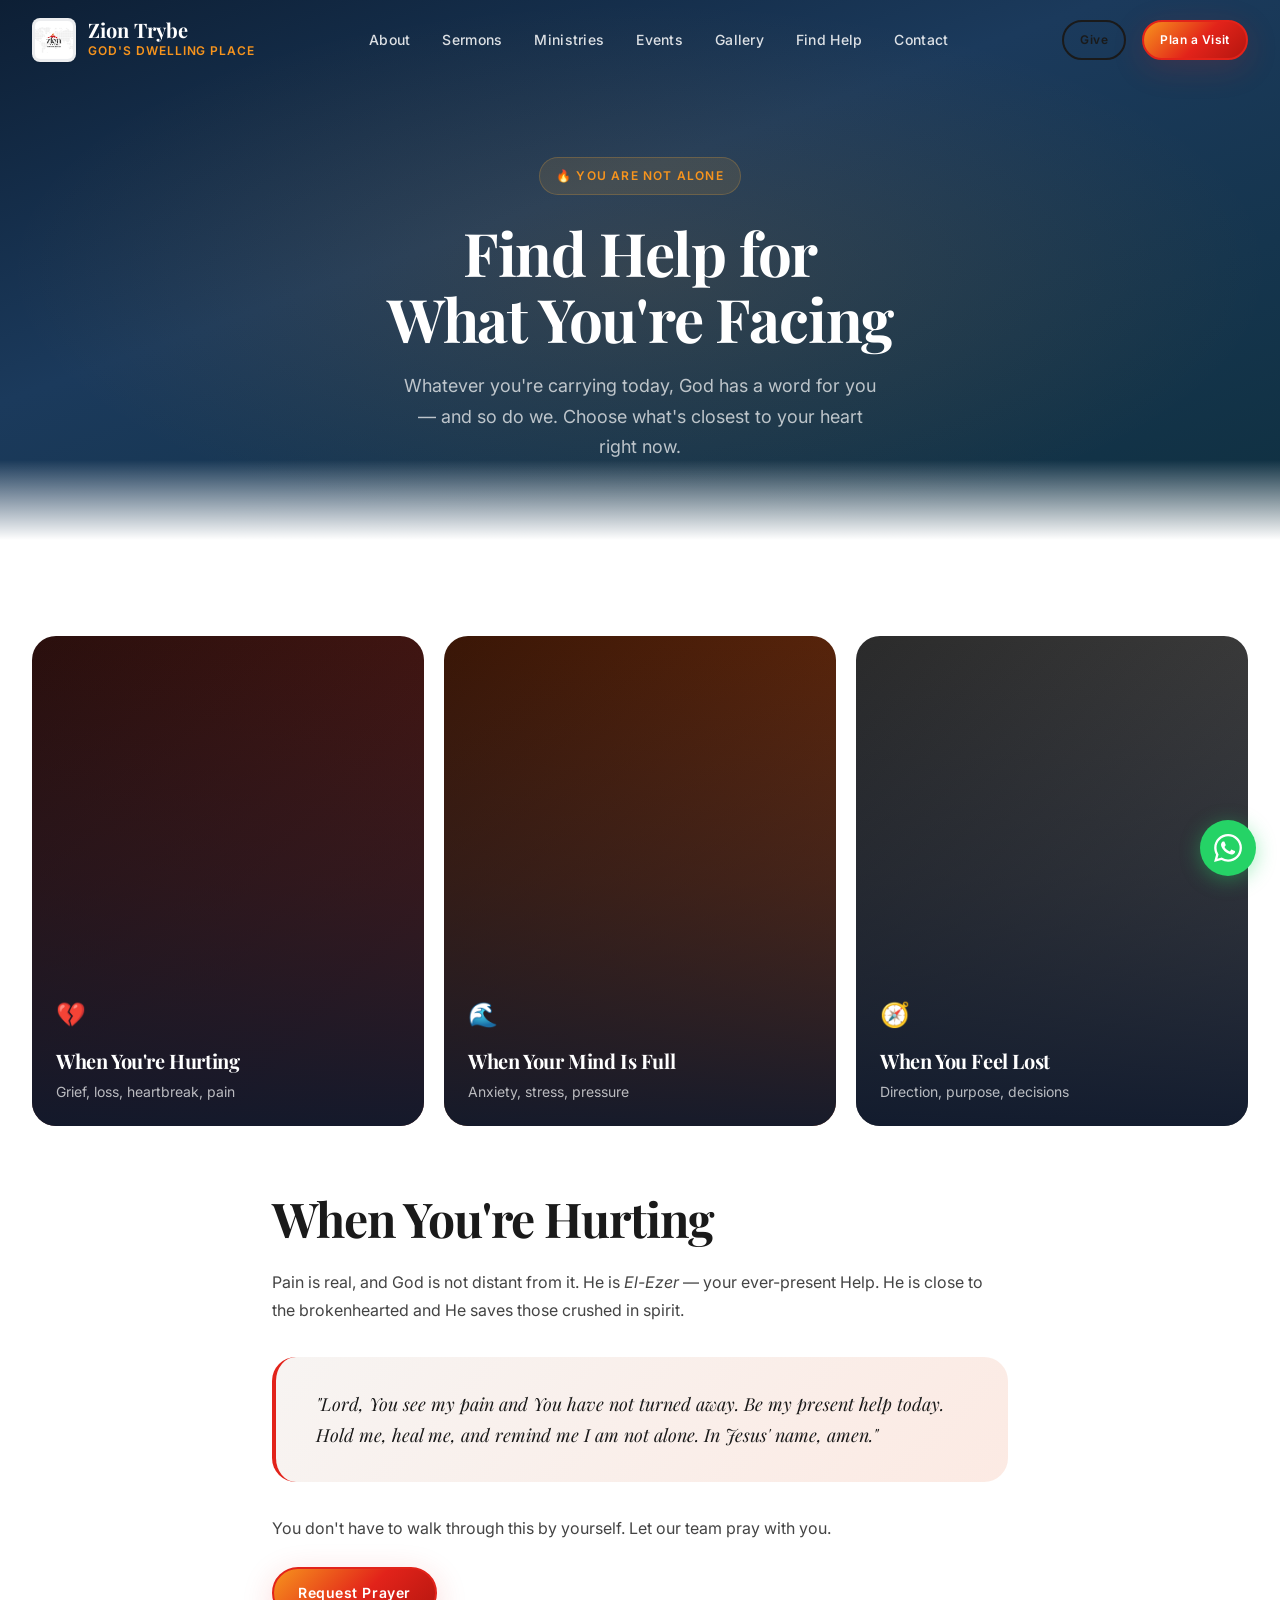
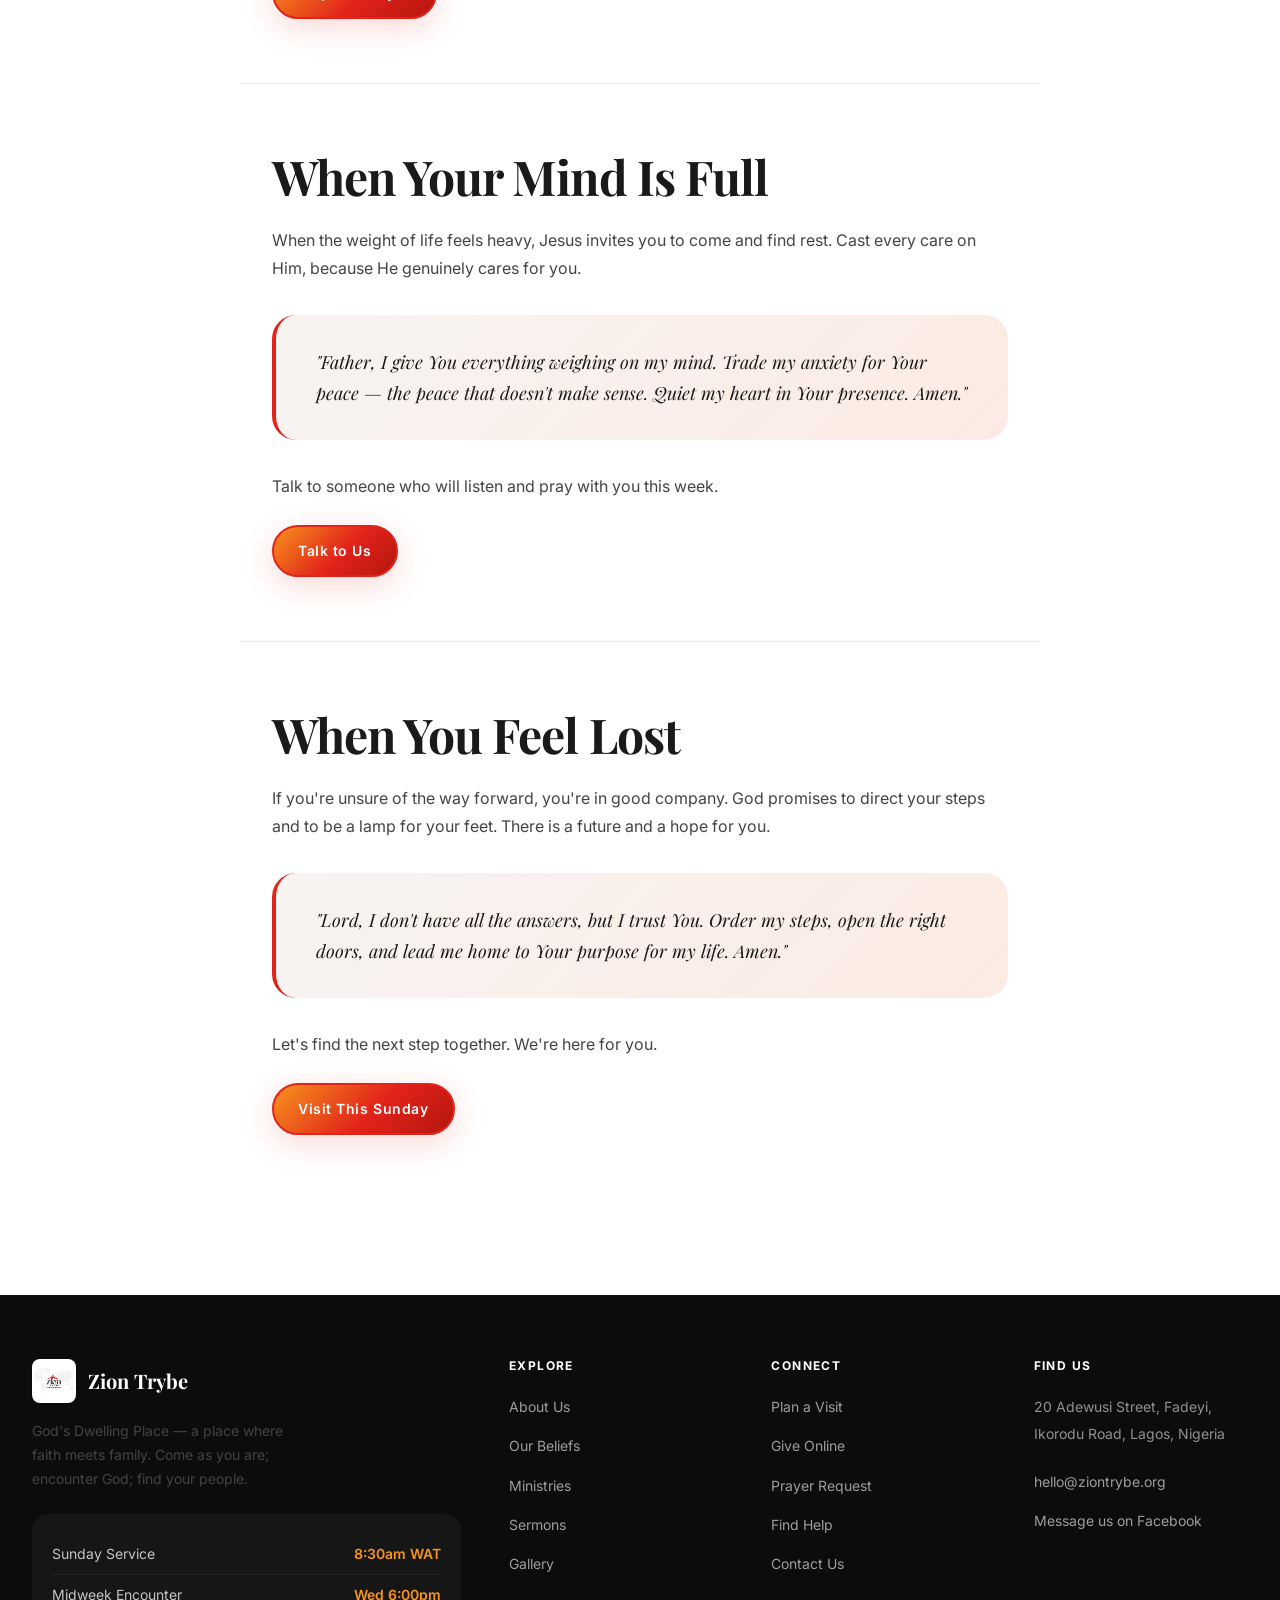
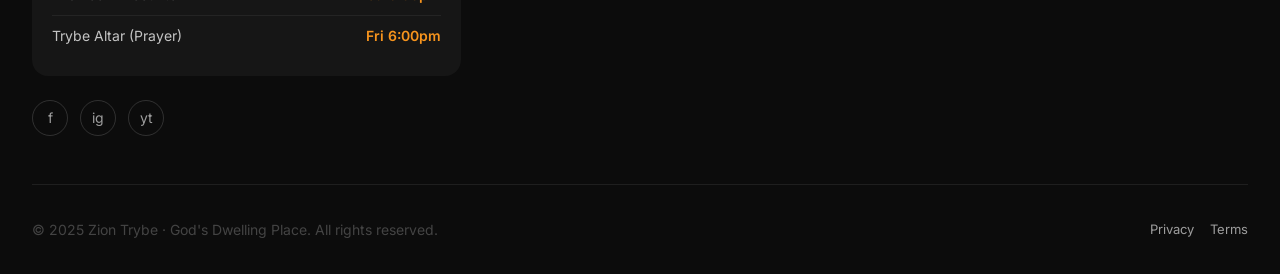
<file: find-help.html>
<!DOCTYPE html>
<html lang="en">
<head>
  <meta charset="UTF-8" />
  <meta name="viewport" content="width=device-width, initial-scale=1.0" />
  <meta name="description" content="Whatever you're facing, God has a word for you. Find comfort, prayer, and a next step at Zion Trybe." />
  <meta property="og:title" content="Find Help — Zion Trybe" />
  <meta property="og:description" content="Whatever you're facing, God has a word for you. Find comfort, prayer, and a next step at Zion Trybe." />
  <meta property="og:type" content="website" />
  <meta name="theme-color" content="#1A1A1A" />
  <title>Find Help — Zion Trybe</title>
  <link rel="icon" type="image/jpeg" href="images/logo.jpg" />
  <link rel="apple-touch-icon" href="images/logo.jpg" />
  <link rel="preconnect" href="https://fonts.googleapis.com" />
  <link rel="preconnect" href="https://fonts.gstatic.com" crossorigin />
  <link href="https://fonts.googleapis.com/css2?family=Playfair+Display:ital,wght@0,700;0,800;1,700&family=Inter:wght@400;500;600&display=swap" rel="stylesheet" />
  <link rel="stylesheet" href="css/style.css" />
</head>
<body>
  <!-- ===================== NAVIGATION ===================== -->
  <nav class="nav nav--transparent" id="main-nav" data-transparent="true">
    <div class="nav__inner">
      <a href="index.html" class="nav__logo">
        <img src="images/logo.jpg" alt="Zion Trybe logo" class="nav__logo-img" />
        <div>
          <div class="nav__logo-text">Zion Trybe</div>
          <div class="nav__logo-sub">God's Dwelling Place</div>
        </div>
      </a>
      <ul class="nav__links">
        <li><a href="about.html" class="nav__link">About</a></li>
        <li><a href="sermons.html" class="nav__link">Sermons</a></li>
        <li><a href="ministries.html" class="nav__link">Ministries</a></li>
        <li><a href="events.html" class="nav__link">Events</a></li>
        <li><a href="gallery.html" class="nav__link">Gallery</a></li>
        <li><a href="find-help.html" class="nav__link nav__link--find-help">Find Help</a></li>
        <li><a href="contact.html" class="nav__link">Contact</a></li>
      </ul>
      <div class="nav__actions">
        <a href="give.html" class="btn btn--secondary btn--sm">Give</a>
        <a href="plan-visit.html" class="btn btn--primary btn--sm">Plan a Visit</a>
        <button class="nav__menu-btn" id="menu-btn" aria-label="Open menu">
          <span></span><span></span><span></span>
        </button>
      </div>
    </div>
  </nav>

  <div class="mobile-nav" id="mobile-nav">
    <button class="mobile-nav__close" id="mobile-nav-close">✕</button>
    <ul class="mobile-nav__links">
      <li><a href="index.html" class="mobile-nav__link">Home</a></li>
      <li><a href="about.html" class="mobile-nav__link">About</a></li>
      <li><a href="sermons.html" class="mobile-nav__link">Sermons</a></li>
      <li><a href="ministries.html" class="mobile-nav__link">Ministries</a></li>
      <li><a href="events.html" class="mobile-nav__link">Events</a></li>
      <li><a href="gallery.html" class="mobile-nav__link">Gallery</a></li>
      <li><a href="find-help.html" class="mobile-nav__link mobile-nav__link--find-help">Find Help</a></li>
      <li><a href="plan-visit.html" class="mobile-nav__link">Plan a Visit</a></li>
      <li><a href="give.html" class="mobile-nav__link">Give</a></li>
      <li><a href="contact.html" class="mobile-nav__link">Contact</a></li>
    </ul>
  </div>

  <main>
    <section class="find-help-hero">
      <div class="find-help-hero__content">
        <span class="find-help-hero__eyebrow">🔥 You Are Not Alone</span>
        <h1 class="find-help-hero__title">Find Help for<br>What You're Facing</h1>
        <p class="find-help-hero__sub">Whatever you're carrying today, God has a word for you — and so do we. Choose what's closest to your heart right now.</p>
      </div>
    </section>

    <section class="section">
      <div class="container">
        <div class="help-grid reveal">
          <a href="#hurting" class="help-card" style="text-decoration:none;">
            <div class="help-card__bg" style="background:linear-gradient(135deg,#2a0f0d 0%,#5a1c16 100%);"></div>
            <div class="help-card__overlay"></div>
            <div class="help-card__content"><span class="help-card__icon">💔</span><h3 class="help-card__title">When You're Hurting</h3><p class="help-card__sub">Grief, loss, heartbreak, pain</p></div>
          </a>
          <a href="#overwhelmed" class="help-card" style="text-decoration:none;">
            <div class="help-card__bg" style="background:linear-gradient(135deg,#3a1606 0%,#7a3410 100%);"></div>
            <div class="help-card__overlay"></div>
            <div class="help-card__content"><span class="help-card__icon">🌊</span><h3 class="help-card__title">When Your Mind Is Full</h3><p class="help-card__sub">Anxiety, stress, pressure</p></div>
          </a>
          <a href="#lost" class="help-card" style="text-decoration:none;">
            <div class="help-card__bg" style="background:linear-gradient(135deg,#2b2b2b 0%,#4a4a4a 100%);"></div>
            <div class="help-card__overlay"></div>
            <div class="help-card__content"><span class="help-card__icon">🧭</span><h3 class="help-card__title">When You Feel Lost</h3><p class="help-card__sub">Direction, purpose, decisions</p></div>
          </a>
        </div>

        <div class="help-detail" id="hurting">
          <h2 class="help-detail__heading">When You're Hurting</h2>
          <p>Pain is real, and God is not distant from it. He is <em>El-Ezer</em> — your ever-present Help. He is close to the brokenhearted and He saves those crushed in spirit.</p>
          <div class="help-detail__prayer"><p>"Lord, You see my pain and You have not turned away. Be my present help today. Hold me, heal me, and remind me I am not alone. In Jesus' name, amen."</p></div>
          <p style="margin-bottom:24px;">You don't have to walk through this by yourself. Let our team pray with you.</p>
          <a href="contact.html#prayer" class="btn btn--primary">Request Prayer</a>
        </div>

        <div class="help-detail" id="overwhelmed" style="border-top:1px solid var(--color-border-light);">
          <h2 class="help-detail__heading">When Your Mind Is Full</h2>
          <p>When the weight of life feels heavy, Jesus invites you to come and find rest. Cast every care on Him, because He genuinely cares for you.</p>
          <div class="help-detail__prayer"><p>"Father, I give You everything weighing on my mind. Trade my anxiety for Your peace — the peace that doesn't make sense. Quiet my heart in Your presence. Amen."</p></div>
          <p style="margin-bottom:24px;">Talk to someone who will listen and pray with you this week.</p>
          <a href="contact.html#prayer" class="btn btn--primary">Talk to Us</a>
        </div>

        <div class="help-detail" id="lost" style="border-top:1px solid var(--color-border-light);">
          <h2 class="help-detail__heading">When You Feel Lost</h2>
          <p>If you're unsure of the way forward, you're in good company. God promises to direct your steps and to be a lamp for your feet. There is a future and a hope for you.</p>
          <div class="help-detail__prayer"><p>"Lord, I don't have all the answers, but I trust You. Order my steps, open the right doors, and lead me home to Your purpose for my life. Amen."</p></div>
          <p style="margin-bottom:24px;">Let's find the next step together. We're here for you.</p>
          <a href="plan-visit.html" class="btn btn--primary">Visit This Sunday</a>
        </div>
      </div>
    </section>
  </main>

  <!-- ===================== FOOTER ===================== -->
  <footer class="footer">
    <div class="container">
      <div class="footer__grid">
        <div class="footer__brand">
          <a href="index.html" class="footer__logo">
            <img src="images/logo.jpg" alt="Zion Trybe" class="nav__logo-img" />
            <span class="footer__logo-name">Zion Trybe</span>
          </a>
          <p class="footer__tagline">God's Dwelling Place — a place where faith meets family. Come as you are; encounter God; find your people.</p>
          <div class="footer__service-times">
            <div class="footer__service-time"><span>Sunday Service</span><span>8:30am WAT</span></div>
            <div class="footer__service-time"><span>Midweek Encounter</span><span>Wed 6:00pm</span></div>
            <div class="footer__service-time"><span>Trybe Altar (Prayer)</span><span>Fri 6:00pm</span></div>
          </div>
          <div class="footer__socials mt-6">
            <a href="https://www.facebook.com/PastorYomiHassan/" target="_blank" rel="noopener" class="footer__social" aria-label="Facebook">f</a>
            <a href="https://www.instagram.com/ziontrybe/" target="_blank" rel="noopener" class="footer__social" aria-label="Instagram">ig</a>
            <a href="https://www.youtube.com/@ziontrybe" target="_blank" rel="noopener" class="footer__social" aria-label="YouTube">yt</a>
          </div>
        </div>
        <div>
          <h4 class="footer__col-title">Explore</h4>
          <ul class="footer__links">
            <li><a href="about.html" class="footer__link">About Us</a></li>
            <li><a href="beliefs.html" class="footer__link">Our Beliefs</a></li>
            <li><a href="ministries.html" class="footer__link">Ministries</a></li>
            <li><a href="sermons.html" class="footer__link">Sermons</a></li>
            <li><a href="gallery.html" class="footer__link">Gallery</a></li>
          </ul>
        </div>
        <div>
          <h4 class="footer__col-title">Connect</h4>
          <ul class="footer__links">
            <li><a href="plan-visit.html" class="footer__link">Plan a Visit</a></li>
            <li><a href="give.html" class="footer__link">Give Online</a></li>
            <li><a href="contact.html#prayer" class="footer__link">Prayer Request</a></li>
            <li><a href="find-help.html" class="footer__link">Find Help</a></li>
            <li><a href="contact.html" class="footer__link">Contact Us</a></li>
          </ul>
        </div>
        <div>
          <h4 class="footer__col-title">Find Us</h4>
          <ul class="footer__links">
            <li><span class="footer__link" style="cursor:default;color:rgba(255,255,255,0.55);">20 Adewusi Street, Fadeyi,<br>Ikorodu Road, Lagos, Nigeria</span></li>
            <li style="margin-top:8px;"><a href="mailto:hello@ziontrybe.org" class="footer__link">hello@ziontrybe.org</a></li>
            <li><a href="https://www.facebook.com/PastorYomiHassan/" target="_blank" rel="noopener" class="footer__link">Message us on Facebook</a></li>
          </ul>
        </div>
      </div>
      <div class="footer__bottom">
        <p>© 2025 Zion Trybe · God's Dwelling Place. All rights reserved.</p>
        <div style="display:flex;gap:16px;"><a href="#" class="footer__link" style="font-size:13px;">Privacy</a><a href="#" class="footer__link" style="font-size:13px;">Terms</a></div>
      </div>
    </div>
  </footer>

  <!-- WhatsApp Float — replace number with the church's real WhatsApp line -->
  <a href="https://wa.me/2348000000000" class="whatsapp-float" target="_blank" rel="noopener" aria-label="Chat on WhatsApp">
    <svg viewBox="0 0 24 24" xmlns="http://www.w3.org/2000/svg"><path d="M17.472 14.382c-.297-.149-1.758-.867-2.03-.967-.273-.099-.471-.148-.67.15-.197.297-.767.966-.94 1.164-.173.199-.347.223-.644.075-.297-.15-1.255-.463-2.39-1.475-.883-.788-1.48-1.761-1.653-2.059-.173-.297-.018-.458.13-.606.134-.133.298-.347.446-.52.149-.174.198-.298.298-.497.099-.198.05-.371-.025-.52-.075-.149-.669-1.612-.916-2.207-.242-.579-.487-.5-.669-.51-.173-.008-.371-.01-.57-.01-.198 0-.52.074-.792.372-.272.297-1.04 1.016-1.04 2.479 0 1.462 1.065 2.875 1.213 3.074.149.198 2.096 3.2 5.077 4.487.709.306 1.262.489 1.694.625.712.227 1.36.195 1.871.118.571-.085 1.758-.719 2.006-1.413.248-.694.248-1.289.173-1.413-.074-.124-.272-.198-.57-.347m-5.421 7.403h-.004a9.87 9.87 0 01-5.031-1.378l-.361-.214-3.741.982.998-3.648-.235-.374a9.86 9.86 0 01-1.51-5.26c.001-5.45 4.436-9.884 9.888-9.884 2.64 0 5.122 1.03 6.988 2.898a9.825 9.825 0 012.893 6.994c-.003 5.45-4.437 9.884-9.885 9.884m8.413-18.297A11.815 11.815 0 0012.05 0C5.495 0 .16 5.335.157 11.892c0 2.096.547 4.142 1.588 5.945L.057 24l6.305-1.654a11.882 11.882 0 005.683 1.448h.005c6.554 0 11.89-5.335 11.893-11.893a11.821 11.821 0 00-3.48-8.413z"/></svg>
  </a>

  <script src="js/main.js"></script>
</body>
</html>
</file>
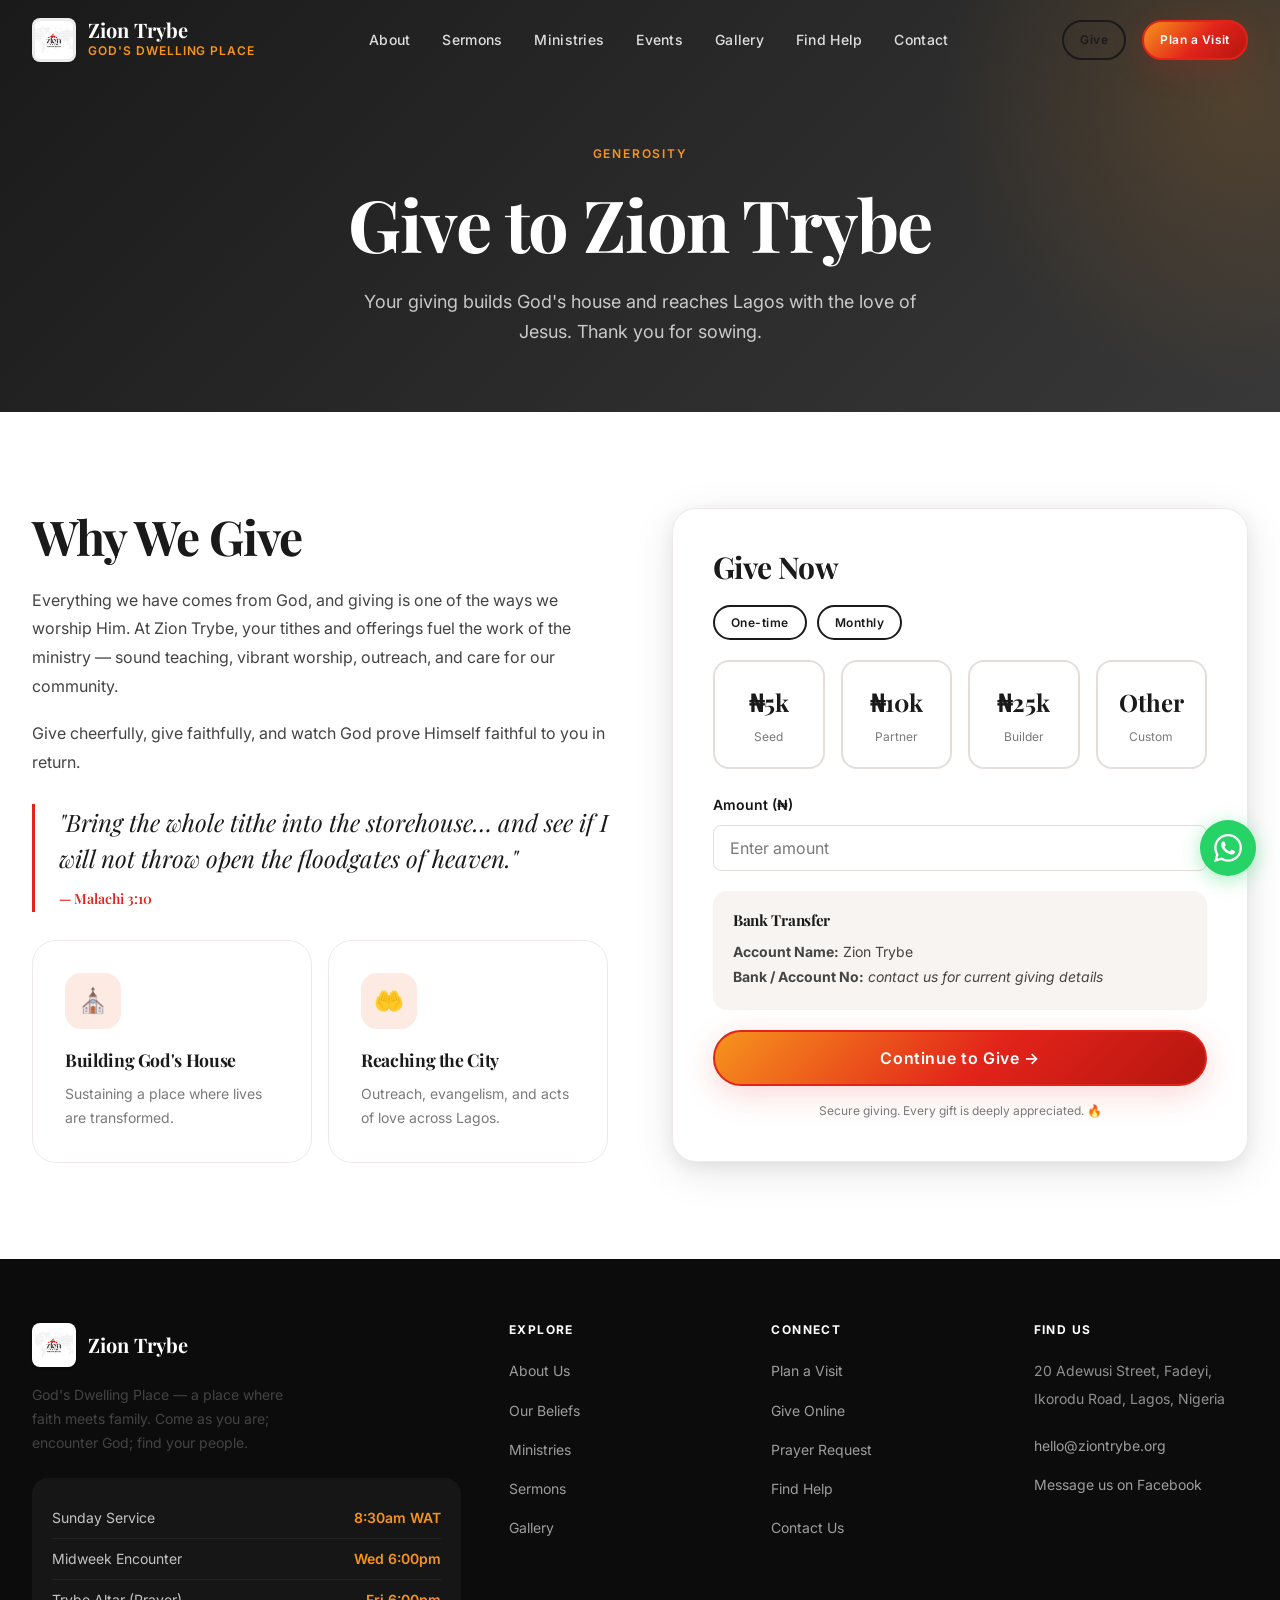
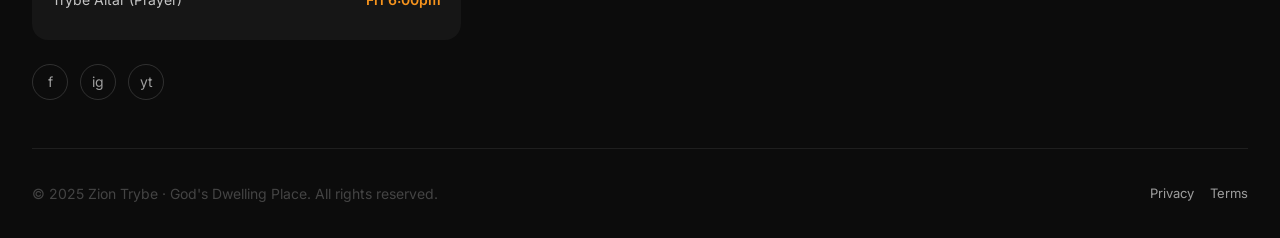
<file: give.html>
<!DOCTYPE html>
<html lang="en">
<head>
  <meta charset="UTF-8" />
  <meta name="viewport" content="width=device-width, initial-scale=1.0" />
  <meta name="description" content="Give to Zion Trybe Lagos and help build God's house and reach the city with the love of Jesus." />
  <meta property="og:title" content="Give — Zion Trybe" />
  <meta property="og:description" content="Give to Zion Trybe Lagos and help build God's house and reach the city with the love of Jesus." />
  <meta property="og:type" content="website" />
  <meta name="theme-color" content="#1A1A1A" />
  <title>Give — Zion Trybe</title>
  <link rel="icon" type="image/jpeg" href="images/logo.jpg" />
  <link rel="apple-touch-icon" href="images/logo.jpg" />
  <link rel="preconnect" href="https://fonts.googleapis.com" />
  <link rel="preconnect" href="https://fonts.gstatic.com" crossorigin />
  <link href="https://fonts.googleapis.com/css2?family=Playfair+Display:ital,wght@0,700;0,800;1,700&family=Inter:wght@400;500;600&display=swap" rel="stylesheet" />
  <link rel="stylesheet" href="css/style.css" />
</head>
<body>
  <!-- ===================== NAVIGATION ===================== -->
  <nav class="nav nav--transparent" id="main-nav" data-transparent="true">
    <div class="nav__inner">
      <a href="index.html" class="nav__logo">
        <img src="images/logo.jpg" alt="Zion Trybe logo" class="nav__logo-img" />
        <div>
          <div class="nav__logo-text">Zion Trybe</div>
          <div class="nav__logo-sub">God's Dwelling Place</div>
        </div>
      </a>
      <ul class="nav__links">
        <li><a href="about.html" class="nav__link">About</a></li>
        <li><a href="sermons.html" class="nav__link">Sermons</a></li>
        <li><a href="ministries.html" class="nav__link">Ministries</a></li>
        <li><a href="events.html" class="nav__link">Events</a></li>
        <li><a href="gallery.html" class="nav__link">Gallery</a></li>
        <li><a href="find-help.html" class="nav__link nav__link--find-help">Find Help</a></li>
        <li><a href="contact.html" class="nav__link">Contact</a></li>
      </ul>
      <div class="nav__actions">
        <a href="give.html" class="btn btn--secondary btn--sm">Give</a>
        <a href="plan-visit.html" class="btn btn--primary btn--sm">Plan a Visit</a>
        <button class="nav__menu-btn" id="menu-btn" aria-label="Open menu">
          <span></span><span></span><span></span>
        </button>
      </div>
    </div>
  </nav>

  <div class="mobile-nav" id="mobile-nav">
    <button class="mobile-nav__close" id="mobile-nav-close">✕</button>
    <ul class="mobile-nav__links">
      <li><a href="index.html" class="mobile-nav__link">Home</a></li>
      <li><a href="about.html" class="mobile-nav__link">About</a></li>
      <li><a href="sermons.html" class="mobile-nav__link">Sermons</a></li>
      <li><a href="ministries.html" class="mobile-nav__link">Ministries</a></li>
      <li><a href="events.html" class="mobile-nav__link">Events</a></li>
      <li><a href="gallery.html" class="mobile-nav__link">Gallery</a></li>
      <li><a href="find-help.html" class="mobile-nav__link mobile-nav__link--find-help">Find Help</a></li>
      <li><a href="plan-visit.html" class="mobile-nav__link">Plan a Visit</a></li>
      <li><a href="give.html" class="mobile-nav__link">Give</a></li>
      <li><a href="contact.html" class="mobile-nav__link">Contact</a></li>
    </ul>
  </div>

  <main>
    <header class="page-hero">
      <div class="container">
        <span class="page-hero__label">Generosity</span>
        <h1 class="page-hero__title">Give to Zion Trybe</h1>
        <p class="page-hero__subtitle">Your giving builds God's house and reaches Lagos with the love of Jesus. Thank you for sowing.</p>
      </div>
    </header>

    <section class="section">
      <div class="container">
        <div class="split-2" style="display:grid;grid-template-columns:1fr 1fr;gap:64px;align-items:start;">
          <div class="reveal" id="why">
            <h2 style="margin-bottom:20px;">Why We Give</h2>
            <p style="margin-bottom:18px;">Everything we have comes from God, and giving is one of the ways we worship Him. At Zion Trybe, your tithes and offerings fuel the work of the ministry — sound teaching, vibrant worship, outreach, and care for our community.</p>
            <p style="margin-bottom:28px;">Give cheerfully, give faithfully, and watch God prove Himself faithful to you in return.</p>
            <blockquote style="margin-bottom:28px;">"Bring the whole tithe into the storehouse… and see if I will not throw open the floodgates of heaven."<br><span style="font-size:14px;font-style:normal;color:var(--color-accent);font-weight:600;">— Malachi 3:10</span></blockquote>
            <div class="grid grid-2" style="gap:16px;">
              <div class="ministry-card"><div class="ministry-card__icon">⛪</div><h3 class="ministry-card__title" style="font-size:1.1rem;">Building God's House</h3><p class="ministry-card__desc">Sustaining a place where lives are transformed.</p></div>
              <div class="ministry-card"><div class="ministry-card__icon">🤲</div><h3 class="ministry-card__title" style="font-size:1.1rem;">Reaching the City</h3><p class="ministry-card__desc">Outreach, evangelism, and acts of love across Lagos.</p></div>
            </div>
          </div>

          <div class="reveal" style="background:white;border-radius:24px;padding:40px;box-shadow:var(--shadow-lg);border:1px solid var(--color-border-light);">
            <h3 style="margin-bottom:20px;">Give Now</h3>
            <div style="display:flex;gap:10px;margin-bottom:20px;">
              <button class="btn btn--secondary btn--sm freq-btn freq-btn--active">One-time</button>
              <button class="btn btn--secondary btn--sm freq-btn">Monthly</button>
            </div>
            <div class="giving-options">
              <div class="giving-amount" data-amount="5000"><div class="giving-amount__value">₦5k</div><div class="giving-amount__label">Seed</div></div>
              <div class="giving-amount" data-amount="10000"><div class="giving-amount__value">₦10k</div><div class="giving-amount__label">Partner</div></div>
              <div class="giving-amount" data-amount="25000"><div class="giving-amount__value">₦25k</div><div class="giving-amount__label">Builder</div></div>
              <div class="giving-amount" data-amount="custom"><div class="giving-amount__value">Other</div><div class="giving-amount__label">Custom</div></div>
            </div>
            <div class="form-group"><label class="form-label" for="custom-amount">Amount (₦)</label><input type="number" id="custom-amount" class="form-input" placeholder="Enter amount" /></div>

            <div style="background:var(--color-warm);border-radius:14px;padding:20px;margin:8px 0 20px;">
              <h4 style="margin-bottom:10px;font-size:0.95rem;color:var(--color-primary);">Bank Transfer</h4>
              <p style="margin:0;font-size:14px;color:var(--color-text-soft);line-height:1.8;">
                <strong>Account Name:</strong> Zion Trybe<br>
                <strong>Bank / Account No:</strong> <em>contact us for current giving details</em>
              </p>
              <!-- Replace the line above with the church's real bank account details -->
            </div>

            <button type="button" class="btn btn--primary btn--full btn--lg" onclick="alert('Thank you for your heart to give! Please use the bank transfer details, or contact us to set up online giving.');">Continue to Give →</button>
            <p style="font-size:12px;color:var(--color-muted);text-align:center;margin-top:14px;">Secure giving. Every gift is deeply appreciated. 🔥</p>
          </div>
        </div>
      </div>
    </section>
  </main>

  <!-- ===================== FOOTER ===================== -->
  <footer class="footer">
    <div class="container">
      <div class="footer__grid">
        <div class="footer__brand">
          <a href="index.html" class="footer__logo">
            <img src="images/logo.jpg" alt="Zion Trybe" class="nav__logo-img" />
            <span class="footer__logo-name">Zion Trybe</span>
          </a>
          <p class="footer__tagline">God's Dwelling Place — a place where faith meets family. Come as you are; encounter God; find your people.</p>
          <div class="footer__service-times">
            <div class="footer__service-time"><span>Sunday Service</span><span>8:30am WAT</span></div>
            <div class="footer__service-time"><span>Midweek Encounter</span><span>Wed 6:00pm</span></div>
            <div class="footer__service-time"><span>Trybe Altar (Prayer)</span><span>Fri 6:00pm</span></div>
          </div>
          <div class="footer__socials mt-6">
            <a href="https://www.facebook.com/PastorYomiHassan/" target="_blank" rel="noopener" class="footer__social" aria-label="Facebook">f</a>
            <a href="https://www.instagram.com/ziontrybe/" target="_blank" rel="noopener" class="footer__social" aria-label="Instagram">ig</a>
            <a href="https://www.youtube.com/@ziontrybe" target="_blank" rel="noopener" class="footer__social" aria-label="YouTube">yt</a>
          </div>
        </div>
        <div>
          <h4 class="footer__col-title">Explore</h4>
          <ul class="footer__links">
            <li><a href="about.html" class="footer__link">About Us</a></li>
            <li><a href="beliefs.html" class="footer__link">Our Beliefs</a></li>
            <li><a href="ministries.html" class="footer__link">Ministries</a></li>
            <li><a href="sermons.html" class="footer__link">Sermons</a></li>
            <li><a href="gallery.html" class="footer__link">Gallery</a></li>
          </ul>
        </div>
        <div>
          <h4 class="footer__col-title">Connect</h4>
          <ul class="footer__links">
            <li><a href="plan-visit.html" class="footer__link">Plan a Visit</a></li>
            <li><a href="give.html" class="footer__link">Give Online</a></li>
            <li><a href="contact.html#prayer" class="footer__link">Prayer Request</a></li>
            <li><a href="find-help.html" class="footer__link">Find Help</a></li>
            <li><a href="contact.html" class="footer__link">Contact Us</a></li>
          </ul>
        </div>
        <div>
          <h4 class="footer__col-title">Find Us</h4>
          <ul class="footer__links">
            <li><span class="footer__link" style="cursor:default;color:rgba(255,255,255,0.55);">20 Adewusi Street, Fadeyi,<br>Ikorodu Road, Lagos, Nigeria</span></li>
            <li style="margin-top:8px;"><a href="mailto:hello@ziontrybe.org" class="footer__link">hello@ziontrybe.org</a></li>
            <li><a href="https://www.facebook.com/PastorYomiHassan/" target="_blank" rel="noopener" class="footer__link">Message us on Facebook</a></li>
          </ul>
        </div>
      </div>
      <div class="footer__bottom">
        <p>© 2025 Zion Trybe · God's Dwelling Place. All rights reserved.</p>
        <div style="display:flex;gap:16px;"><a href="#" class="footer__link" style="font-size:13px;">Privacy</a><a href="#" class="footer__link" style="font-size:13px;">Terms</a></div>
      </div>
    </div>
  </footer>

  <!-- WhatsApp Float — replace number with the church's real WhatsApp line -->
  <a href="https://wa.me/2348000000000" class="whatsapp-float" target="_blank" rel="noopener" aria-label="Chat on WhatsApp">
    <svg viewBox="0 0 24 24" xmlns="http://www.w3.org/2000/svg"><path d="M17.472 14.382c-.297-.149-1.758-.867-2.03-.967-.273-.099-.471-.148-.67.15-.197.297-.767.966-.94 1.164-.173.199-.347.223-.644.075-.297-.15-1.255-.463-2.39-1.475-.883-.788-1.48-1.761-1.653-2.059-.173-.297-.018-.458.13-.606.134-.133.298-.347.446-.52.149-.174.198-.298.298-.497.099-.198.05-.371-.025-.52-.075-.149-.669-1.612-.916-2.207-.242-.579-.487-.5-.669-.51-.173-.008-.371-.01-.57-.01-.198 0-.52.074-.792.372-.272.297-1.04 1.016-1.04 2.479 0 1.462 1.065 2.875 1.213 3.074.149.198 2.096 3.2 5.077 4.487.709.306 1.262.489 1.694.625.712.227 1.36.195 1.871.118.571-.085 1.758-.719 2.006-1.413.248-.694.248-1.289.173-1.413-.074-.124-.272-.198-.57-.347m-5.421 7.403h-.004a9.87 9.87 0 01-5.031-1.378l-.361-.214-3.741.982.998-3.648-.235-.374a9.86 9.86 0 01-1.51-5.26c.001-5.45 4.436-9.884 9.888-9.884 2.64 0 5.122 1.03 6.988 2.898a9.825 9.825 0 012.893 6.994c-.003 5.45-4.437 9.884-9.885 9.884m8.413-18.297A11.815 11.815 0 0012.05 0C5.495 0 .16 5.335.157 11.892c0 2.096.547 4.142 1.588 5.945L.057 24l6.305-1.654a11.882 11.882 0 005.683 1.448h.005c6.554 0 11.89-5.335 11.893-11.893a11.821 11.821 0 00-3.48-8.413z"/></svg>
  </a>

  <script src="js/main.js"></script>
</body>
</html>
</file>
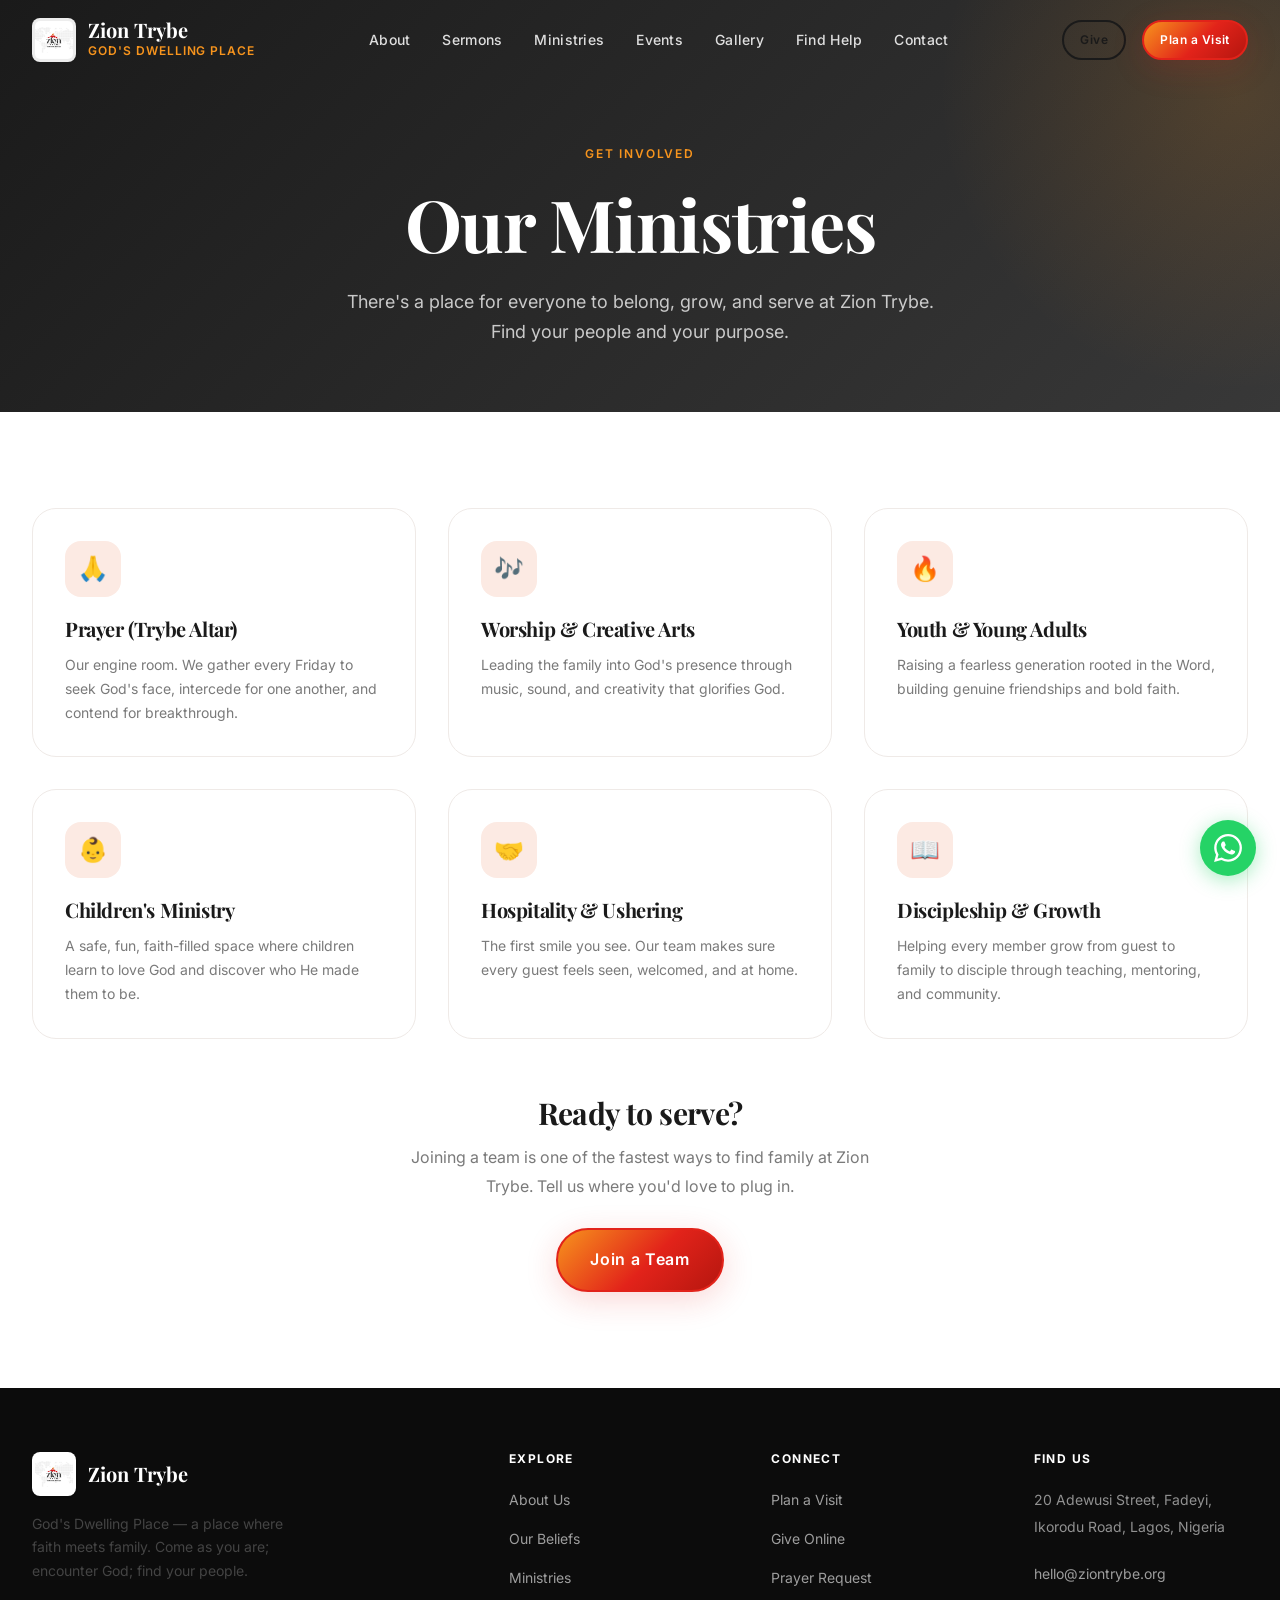
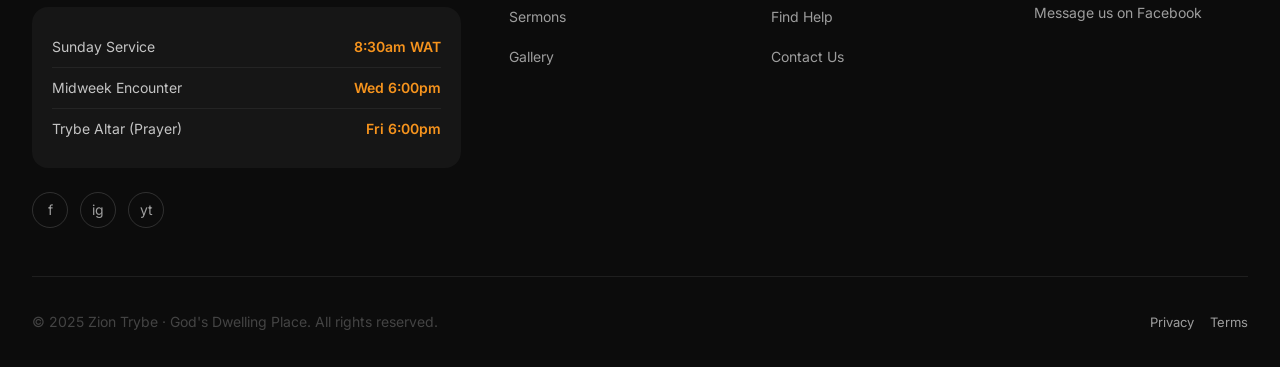
<file: ministries.html>
<!DOCTYPE html>
<html lang="en">
<head>
  <meta charset="UTF-8" />
  <meta name="viewport" content="width=device-width, initial-scale=1.0" />
  <meta name="description" content="Find your place to belong, grow and serve at Zion Trybe Lagos." />
  <meta property="og:title" content="Ministries — Zion Trybe" />
  <meta property="og:description" content="Find your place to belong, grow and serve at Zion Trybe Lagos." />
  <meta property="og:type" content="website" />
  <meta name="theme-color" content="#1A1A1A" />
  <title>Ministries — Zion Trybe</title>
  <link rel="icon" type="image/jpeg" href="images/logo.jpg" />
  <link rel="apple-touch-icon" href="images/logo.jpg" />
  <link rel="preconnect" href="https://fonts.googleapis.com" />
  <link rel="preconnect" href="https://fonts.gstatic.com" crossorigin />
  <link href="https://fonts.googleapis.com/css2?family=Playfair+Display:ital,wght@0,700;0,800;1,700&family=Inter:wght@400;500;600&display=swap" rel="stylesheet" />
  <link rel="stylesheet" href="css/style.css" />
</head>
<body>
  <!-- ===================== NAVIGATION ===================== -->
  <nav class="nav nav--transparent" id="main-nav" data-transparent="true">
    <div class="nav__inner">
      <a href="index.html" class="nav__logo">
        <img src="images/logo.jpg" alt="Zion Trybe logo" class="nav__logo-img" />
        <div>
          <div class="nav__logo-text">Zion Trybe</div>
          <div class="nav__logo-sub">God's Dwelling Place</div>
        </div>
      </a>
      <ul class="nav__links">
        <li><a href="about.html" class="nav__link">About</a></li>
        <li><a href="sermons.html" class="nav__link">Sermons</a></li>
        <li><a href="ministries.html" class="nav__link">Ministries</a></li>
        <li><a href="events.html" class="nav__link">Events</a></li>
        <li><a href="gallery.html" class="nav__link">Gallery</a></li>
        <li><a href="find-help.html" class="nav__link nav__link--find-help">Find Help</a></li>
        <li><a href="contact.html" class="nav__link">Contact</a></li>
      </ul>
      <div class="nav__actions">
        <a href="give.html" class="btn btn--secondary btn--sm">Give</a>
        <a href="plan-visit.html" class="btn btn--primary btn--sm">Plan a Visit</a>
        <button class="nav__menu-btn" id="menu-btn" aria-label="Open menu">
          <span></span><span></span><span></span>
        </button>
      </div>
    </div>
  </nav>

  <div class="mobile-nav" id="mobile-nav">
    <button class="mobile-nav__close" id="mobile-nav-close">✕</button>
    <ul class="mobile-nav__links">
      <li><a href="index.html" class="mobile-nav__link">Home</a></li>
      <li><a href="about.html" class="mobile-nav__link">About</a></li>
      <li><a href="sermons.html" class="mobile-nav__link">Sermons</a></li>
      <li><a href="ministries.html" class="mobile-nav__link">Ministries</a></li>
      <li><a href="events.html" class="mobile-nav__link">Events</a></li>
      <li><a href="gallery.html" class="mobile-nav__link">Gallery</a></li>
      <li><a href="find-help.html" class="mobile-nav__link mobile-nav__link--find-help">Find Help</a></li>
      <li><a href="plan-visit.html" class="mobile-nav__link">Plan a Visit</a></li>
      <li><a href="give.html" class="mobile-nav__link">Give</a></li>
      <li><a href="contact.html" class="mobile-nav__link">Contact</a></li>
    </ul>
  </div>

  <main>
    <header class="page-hero">
      <div class="container">
        <span class="page-hero__label">Get Involved</span>
        <h1 class="page-hero__title">Our Ministries</h1>
        <p class="page-hero__subtitle">There's a place for everyone to belong, grow, and serve at Zion Trybe. Find your people and your purpose.</p>
      </div>
    </header>

    <section class="section">
      <div class="container">
        <div class="grid grid-3 reveal">
          <div class="ministry-card"><div class="ministry-card__icon">🙏</div><h3 class="ministry-card__title">Prayer (Trybe Altar)</h3><p class="ministry-card__desc">Our engine room. We gather every Friday to seek God's face, intercede for one another, and contend for breakthrough.</p></div>
          <div class="ministry-card"><div class="ministry-card__icon">🎶</div><h3 class="ministry-card__title">Worship &amp; Creative Arts</h3><p class="ministry-card__desc">Leading the family into God's presence through music, sound, and creativity that glorifies God.</p></div>
          <div class="ministry-card"><div class="ministry-card__icon">🔥</div><h3 class="ministry-card__title">Youth &amp; Young Adults</h3><p class="ministry-card__desc">Raising a fearless generation rooted in the Word, building genuine friendships and bold faith.</p></div>
          <div class="ministry-card"><div class="ministry-card__icon">👶</div><h3 class="ministry-card__title">Children's Ministry</h3><p class="ministry-card__desc">A safe, fun, faith-filled space where children learn to love God and discover who He made them to be.</p></div>
          <div class="ministry-card"><div class="ministry-card__icon">🤝</div><h3 class="ministry-card__title">Hospitality &amp; Ushering</h3><p class="ministry-card__desc">The first smile you see. Our team makes sure every guest feels seen, welcomed, and at home.</p></div>
          <div class="ministry-card"><div class="ministry-card__icon">📖</div><h3 class="ministry-card__title">Discipleship &amp; Growth</h3><p class="ministry-card__desc">Helping every member grow from guest to family to disciple through teaching, mentoring, and community.</p></div>
        </div>

        <div style="text-align:center;margin-top:56px;" class="reveal">
          <h3 style="margin-bottom:12px;">Ready to serve?</h3>
          <p style="color:var(--color-muted);margin-bottom:28px;max-width:480px;margin-left:auto;margin-right:auto;">Joining a team is one of the fastest ways to find family at Zion Trybe. Tell us where you'd love to plug in.</p>
          <a href="contact.html" class="btn btn--primary btn--lg">Join a Team</a>
        </div>
      </div>
    </section>
  </main>

  <!-- ===================== FOOTER ===================== -->
  <footer class="footer">
    <div class="container">
      <div class="footer__grid">
        <div class="footer__brand">
          <a href="index.html" class="footer__logo">
            <img src="images/logo.jpg" alt="Zion Trybe" class="nav__logo-img" />
            <span class="footer__logo-name">Zion Trybe</span>
          </a>
          <p class="footer__tagline">God's Dwelling Place — a place where faith meets family. Come as you are; encounter God; find your people.</p>
          <div class="footer__service-times">
            <div class="footer__service-time"><span>Sunday Service</span><span>8:30am WAT</span></div>
            <div class="footer__service-time"><span>Midweek Encounter</span><span>Wed 6:00pm</span></div>
            <div class="footer__service-time"><span>Trybe Altar (Prayer)</span><span>Fri 6:00pm</span></div>
          </div>
          <div class="footer__socials mt-6">
            <a href="https://www.facebook.com/PastorYomiHassan/" target="_blank" rel="noopener" class="footer__social" aria-label="Facebook">f</a>
            <a href="https://www.instagram.com/ziontrybe/" target="_blank" rel="noopener" class="footer__social" aria-label="Instagram">ig</a>
            <a href="https://www.youtube.com/@ziontrybe" target="_blank" rel="noopener" class="footer__social" aria-label="YouTube">yt</a>
          </div>
        </div>
        <div>
          <h4 class="footer__col-title">Explore</h4>
          <ul class="footer__links">
            <li><a href="about.html" class="footer__link">About Us</a></li>
            <li><a href="beliefs.html" class="footer__link">Our Beliefs</a></li>
            <li><a href="ministries.html" class="footer__link">Ministries</a></li>
            <li><a href="sermons.html" class="footer__link">Sermons</a></li>
            <li><a href="gallery.html" class="footer__link">Gallery</a></li>
          </ul>
        </div>
        <div>
          <h4 class="footer__col-title">Connect</h4>
          <ul class="footer__links">
            <li><a href="plan-visit.html" class="footer__link">Plan a Visit</a></li>
            <li><a href="give.html" class="footer__link">Give Online</a></li>
            <li><a href="contact.html#prayer" class="footer__link">Prayer Request</a></li>
            <li><a href="find-help.html" class="footer__link">Find Help</a></li>
            <li><a href="contact.html" class="footer__link">Contact Us</a></li>
          </ul>
        </div>
        <div>
          <h4 class="footer__col-title">Find Us</h4>
          <ul class="footer__links">
            <li><span class="footer__link" style="cursor:default;color:rgba(255,255,255,0.55);">20 Adewusi Street, Fadeyi,<br>Ikorodu Road, Lagos, Nigeria</span></li>
            <li style="margin-top:8px;"><a href="mailto:hello@ziontrybe.org" class="footer__link">hello@ziontrybe.org</a></li>
            <li><a href="https://www.facebook.com/PastorYomiHassan/" target="_blank" rel="noopener" class="footer__link">Message us on Facebook</a></li>
          </ul>
        </div>
      </div>
      <div class="footer__bottom">
        <p>© 2025 Zion Trybe · God's Dwelling Place. All rights reserved.</p>
        <div style="display:flex;gap:16px;"><a href="#" class="footer__link" style="font-size:13px;">Privacy</a><a href="#" class="footer__link" style="font-size:13px;">Terms</a></div>
      </div>
    </div>
  </footer>

  <!-- WhatsApp Float — replace number with the church's real WhatsApp line -->
  <a href="https://wa.me/2348000000000" class="whatsapp-float" target="_blank" rel="noopener" aria-label="Chat on WhatsApp">
    <svg viewBox="0 0 24 24" xmlns="http://www.w3.org/2000/svg"><path d="M17.472 14.382c-.297-.149-1.758-.867-2.03-.967-.273-.099-.471-.148-.67.15-.197.297-.767.966-.94 1.164-.173.199-.347.223-.644.075-.297-.15-1.255-.463-2.39-1.475-.883-.788-1.48-1.761-1.653-2.059-.173-.297-.018-.458.13-.606.134-.133.298-.347.446-.52.149-.174.198-.298.298-.497.099-.198.05-.371-.025-.52-.075-.149-.669-1.612-.916-2.207-.242-.579-.487-.5-.669-.51-.173-.008-.371-.01-.57-.01-.198 0-.52.074-.792.372-.272.297-1.04 1.016-1.04 2.479 0 1.462 1.065 2.875 1.213 3.074.149.198 2.096 3.2 5.077 4.487.709.306 1.262.489 1.694.625.712.227 1.36.195 1.871.118.571-.085 1.758-.719 2.006-1.413.248-.694.248-1.289.173-1.413-.074-.124-.272-.198-.57-.347m-5.421 7.403h-.004a9.87 9.87 0 01-5.031-1.378l-.361-.214-3.741.982.998-3.648-.235-.374a9.86 9.86 0 01-1.51-5.26c.001-5.45 4.436-9.884 9.888-9.884 2.64 0 5.122 1.03 6.988 2.898a9.825 9.825 0 012.893 6.994c-.003 5.45-4.437 9.884-9.885 9.884m8.413-18.297A11.815 11.815 0 0012.05 0C5.495 0 .16 5.335.157 11.892c0 2.096.547 4.142 1.588 5.945L.057 24l6.305-1.654a11.882 11.882 0 005.683 1.448h.005c6.554 0 11.89-5.335 11.893-11.893a11.821 11.821 0 00-3.48-8.413z"/></svg>
  </a>

  <script src="js/main.js"></script>
</body>
</html>
</file>
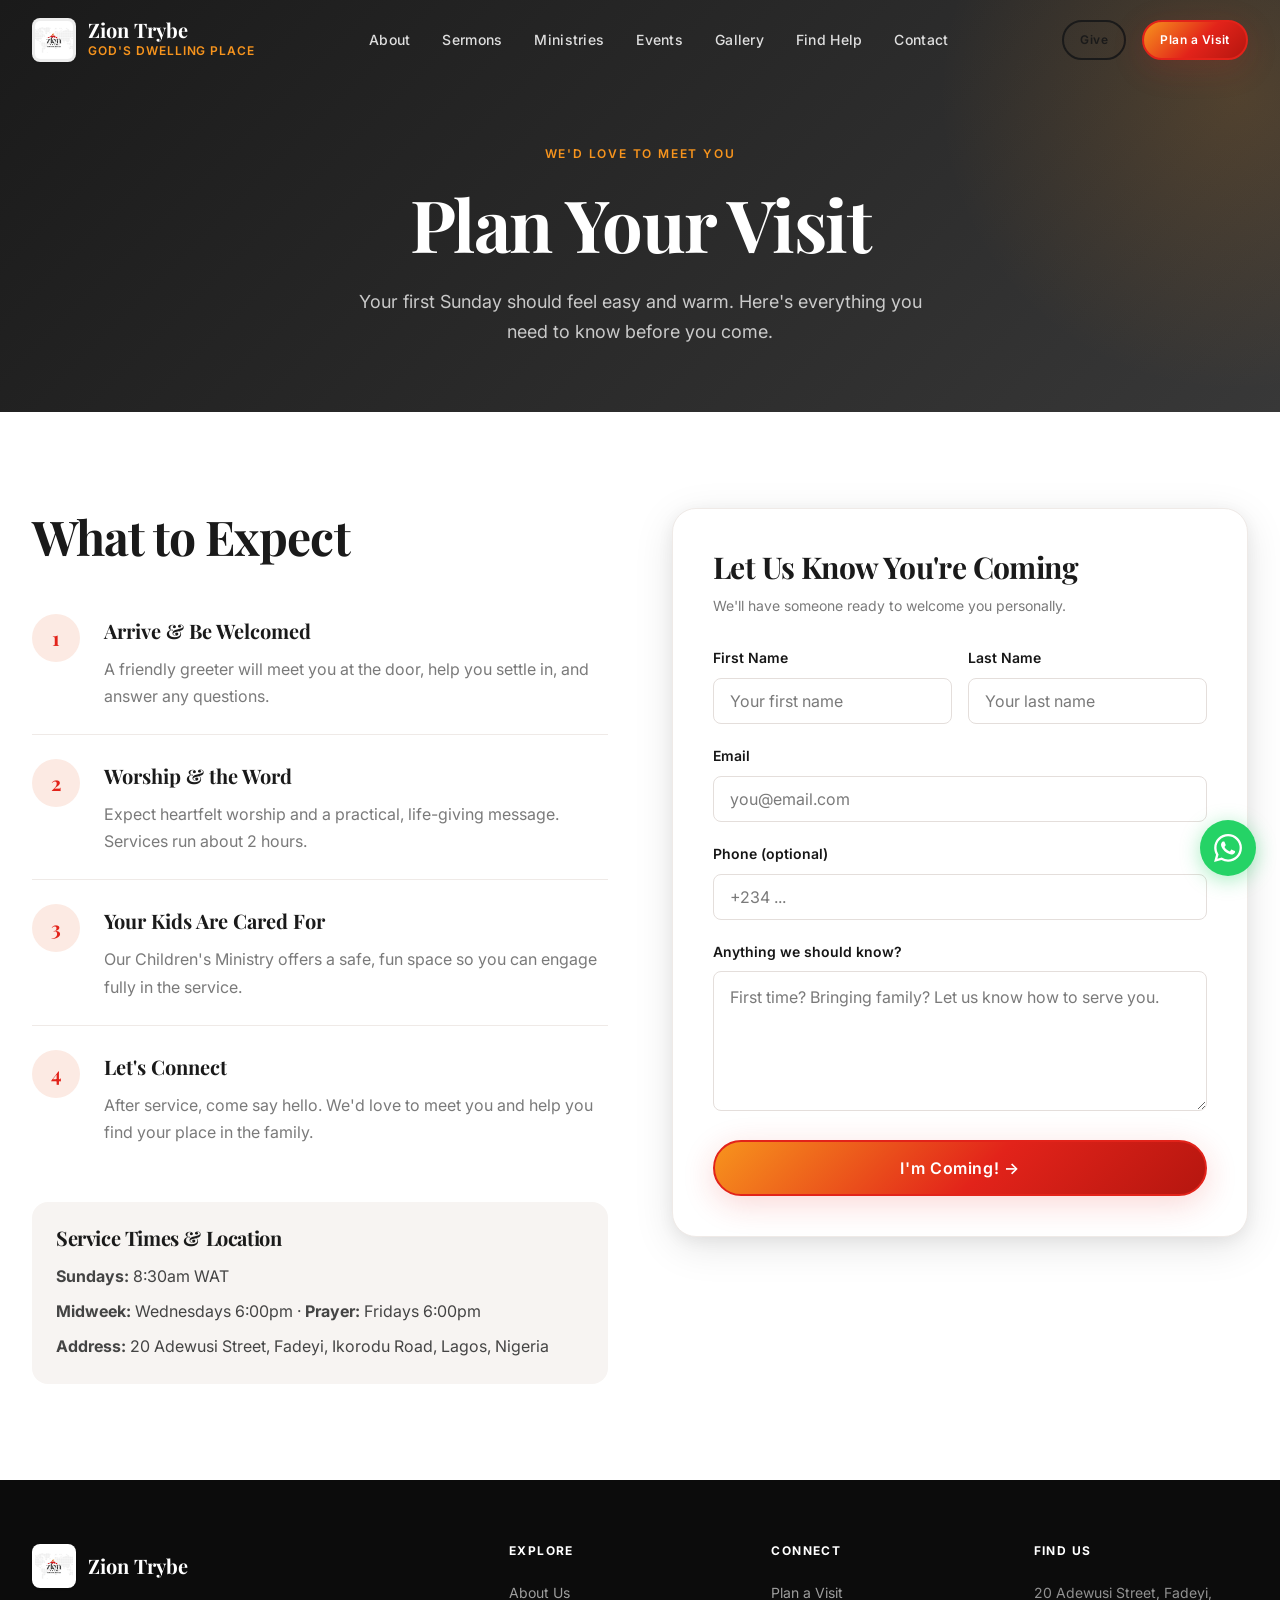
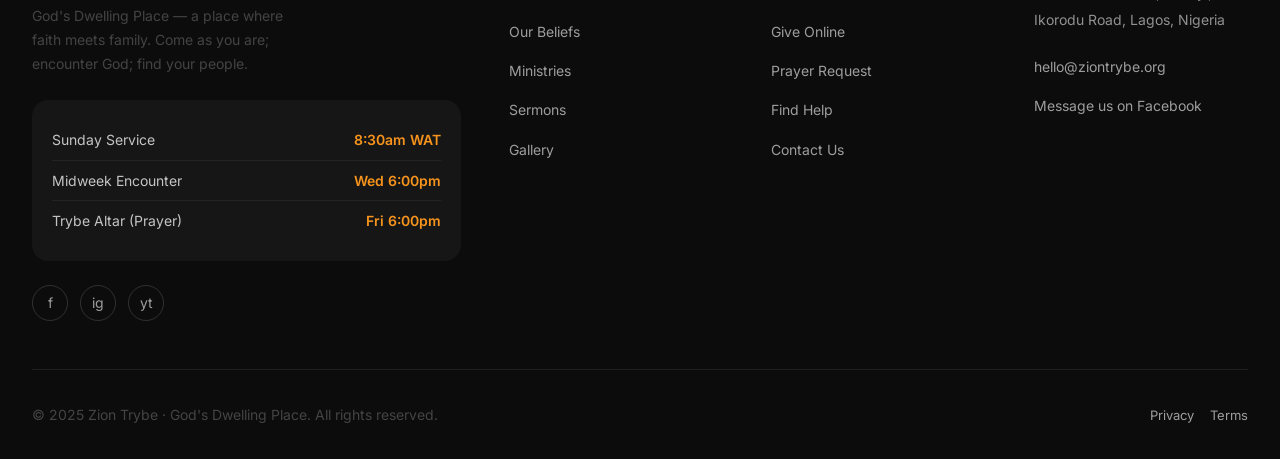
<file: plan-visit.html>
<!DOCTYPE html>
<html lang="en">
<head>
  <meta charset="UTF-8" />
  <meta name="viewport" content="width=device-width, initial-scale=1.0" />
  <meta name="description" content="Plan your first visit to Zion Trybe Lagos. Sundays 8:30am at 20 Adewusi Street, Fadeyi, Lagos." />
  <meta property="og:title" content="Plan Your Visit — Zion Trybe" />
  <meta property="og:description" content="Plan your first visit to Zion Trybe Lagos. Sundays 8:30am at 20 Adewusi Street, Fadeyi, Lagos." />
  <meta property="og:type" content="website" />
  <meta name="theme-color" content="#1A1A1A" />
  <title>Plan Your Visit — Zion Trybe</title>
  <link rel="icon" type="image/jpeg" href="images/logo.jpg" />
  <link rel="apple-touch-icon" href="images/logo.jpg" />
  <link rel="preconnect" href="https://fonts.googleapis.com" />
  <link rel="preconnect" href="https://fonts.gstatic.com" crossorigin />
  <link href="https://fonts.googleapis.com/css2?family=Playfair+Display:ital,wght@0,700;0,800;1,700&family=Inter:wght@400;500;600&display=swap" rel="stylesheet" />
  <link rel="stylesheet" href="css/style.css" />
</head>
<body>
  <!-- ===================== NAVIGATION ===================== -->
  <nav class="nav nav--transparent" id="main-nav" data-transparent="true">
    <div class="nav__inner">
      <a href="index.html" class="nav__logo">
        <img src="images/logo.jpg" alt="Zion Trybe logo" class="nav__logo-img" />
        <div>
          <div class="nav__logo-text">Zion Trybe</div>
          <div class="nav__logo-sub">God's Dwelling Place</div>
        </div>
      </a>
      <ul class="nav__links">
        <li><a href="about.html" class="nav__link">About</a></li>
        <li><a href="sermons.html" class="nav__link">Sermons</a></li>
        <li><a href="ministries.html" class="nav__link">Ministries</a></li>
        <li><a href="events.html" class="nav__link">Events</a></li>
        <li><a href="gallery.html" class="nav__link">Gallery</a></li>
        <li><a href="find-help.html" class="nav__link nav__link--find-help">Find Help</a></li>
        <li><a href="contact.html" class="nav__link">Contact</a></li>
      </ul>
      <div class="nav__actions">
        <a href="give.html" class="btn btn--secondary btn--sm">Give</a>
        <a href="plan-visit.html" class="btn btn--primary btn--sm">Plan a Visit</a>
        <button class="nav__menu-btn" id="menu-btn" aria-label="Open menu">
          <span></span><span></span><span></span>
        </button>
      </div>
    </div>
  </nav>

  <div class="mobile-nav" id="mobile-nav">
    <button class="mobile-nav__close" id="mobile-nav-close">✕</button>
    <ul class="mobile-nav__links">
      <li><a href="index.html" class="mobile-nav__link">Home</a></li>
      <li><a href="about.html" class="mobile-nav__link">About</a></li>
      <li><a href="sermons.html" class="mobile-nav__link">Sermons</a></li>
      <li><a href="ministries.html" class="mobile-nav__link">Ministries</a></li>
      <li><a href="events.html" class="mobile-nav__link">Events</a></li>
      <li><a href="gallery.html" class="mobile-nav__link">Gallery</a></li>
      <li><a href="find-help.html" class="mobile-nav__link mobile-nav__link--find-help">Find Help</a></li>
      <li><a href="plan-visit.html" class="mobile-nav__link">Plan a Visit</a></li>
      <li><a href="give.html" class="mobile-nav__link">Give</a></li>
      <li><a href="contact.html" class="mobile-nav__link">Contact</a></li>
    </ul>
  </div>

  <main>
    <header class="page-hero">
      <div class="container">
        <span class="page-hero__label">We'd Love to Meet You</span>
        <h1 class="page-hero__title">Plan Your Visit</h1>
        <p class="page-hero__subtitle">Your first Sunday should feel easy and warm. Here's everything you need to know before you come.</p>
      </div>
    </header>

    <section class="section">
      <div class="container">
        <div class="split-2" style="display:grid;grid-template-columns:1fr 1fr;gap:64px;align-items:start;">
          <div class="reveal">
            <h2 style="margin-bottom:24px;">What to Expect</h2>
            <div class="visit-steps">
              <div class="visit-step"><div class="visit-step__number">1</div><div class="visit-step__content"><div class="visit-step__title">Arrive &amp; Be Welcomed</div><div class="visit-step__desc">A friendly greeter will meet you at the door, help you settle in, and answer any questions.</div></div></div>
              <div class="visit-step"><div class="visit-step__number">2</div><div class="visit-step__content"><div class="visit-step__title">Worship &amp; the Word</div><div class="visit-step__desc">Expect heartfelt worship and a practical, life-giving message. Services run about 2 hours.</div></div></div>
              <div class="visit-step"><div class="visit-step__number">3</div><div class="visit-step__content"><div class="visit-step__title">Your Kids Are Cared For</div><div class="visit-step__desc">Our Children's Ministry offers a safe, fun space so you can engage fully in the service.</div></div></div>
              <div class="visit-step"><div class="visit-step__number">4</div><div class="visit-step__content"><div class="visit-step__title">Let's Connect</div><div class="visit-step__desc">After service, come say hello. We'd love to meet you and help you find your place in the family.</div></div></div>
            </div>

            <div style="background:var(--color-warm);border-radius:16px;padding:24px;margin-top:32px;">
              <h4 style="margin-bottom:12px;color:var(--color-primary);">Service Times &amp; Location</h4>
              <p style="margin:0 0 6px;"><strong>Sundays:</strong> 8:30am WAT</p>
              <p style="margin:0 0 6px;"><strong>Midweek:</strong> Wednesdays 6:00pm · <strong>Prayer:</strong> Fridays 6:00pm</p>
              <p style="margin:0;"><strong>Address:</strong> 20 Adewusi Street, Fadeyi, Ikorodu Road, Lagos, Nigeria</p>
            </div>
          </div>

          <div class="reveal" style="background:white;border-radius:24px;padding:40px;box-shadow:var(--shadow-lg);border:1px solid var(--color-border-light);">
            <h3 style="margin-bottom:8px;">Let Us Know You're Coming</h3>
            <p style="font-size:14px;color:var(--color-muted);margin-bottom:28px;">We'll have someone ready to welcome you personally.</p>
            <form id="visit-form">
              <div class="form-row">
                <div class="form-group"><label class="form-label" for="v-fname">First Name</label><input type="text" id="v-fname" class="form-input" placeholder="Your first name" required /></div>
                <div class="form-group"><label class="form-label" for="v-lname">Last Name</label><input type="text" id="v-lname" class="form-input" placeholder="Your last name" /></div>
              </div>
              <div class="form-group"><label class="form-label" for="v-email">Email</label><input type="email" id="v-email" class="form-input" placeholder="you@email.com" required /></div>
              <div class="form-group"><label class="form-label" for="v-phone">Phone (optional)</label><input type="tel" id="v-phone" class="form-input" placeholder="+234 ..." /></div>
              <div class="form-group"><label class="form-label" for="v-msg">Anything we should know?</label><textarea id="v-msg" class="form-textarea" placeholder="First time? Bringing family? Let us know how to serve you."></textarea></div>
              <button type="submit" class="btn btn--primary btn--full btn--lg">I'm Coming! →</button>
            </form>
          </div>
        </div>
      </div>
    </section>
  </main>

  <!-- ===================== FOOTER ===================== -->
  <footer class="footer">
    <div class="container">
      <div class="footer__grid">
        <div class="footer__brand">
          <a href="index.html" class="footer__logo">
            <img src="images/logo.jpg" alt="Zion Trybe" class="nav__logo-img" />
            <span class="footer__logo-name">Zion Trybe</span>
          </a>
          <p class="footer__tagline">God's Dwelling Place — a place where faith meets family. Come as you are; encounter God; find your people.</p>
          <div class="footer__service-times">
            <div class="footer__service-time"><span>Sunday Service</span><span>8:30am WAT</span></div>
            <div class="footer__service-time"><span>Midweek Encounter</span><span>Wed 6:00pm</span></div>
            <div class="footer__service-time"><span>Trybe Altar (Prayer)</span><span>Fri 6:00pm</span></div>
          </div>
          <div class="footer__socials mt-6">
            <a href="https://www.facebook.com/PastorYomiHassan/" target="_blank" rel="noopener" class="footer__social" aria-label="Facebook">f</a>
            <a href="https://www.instagram.com/ziontrybe/" target="_blank" rel="noopener" class="footer__social" aria-label="Instagram">ig</a>
            <a href="https://www.youtube.com/@ziontrybe" target="_blank" rel="noopener" class="footer__social" aria-label="YouTube">yt</a>
          </div>
        </div>
        <div>
          <h4 class="footer__col-title">Explore</h4>
          <ul class="footer__links">
            <li><a href="about.html" class="footer__link">About Us</a></li>
            <li><a href="beliefs.html" class="footer__link">Our Beliefs</a></li>
            <li><a href="ministries.html" class="footer__link">Ministries</a></li>
            <li><a href="sermons.html" class="footer__link">Sermons</a></li>
            <li><a href="gallery.html" class="footer__link">Gallery</a></li>
          </ul>
        </div>
        <div>
          <h4 class="footer__col-title">Connect</h4>
          <ul class="footer__links">
            <li><a href="plan-visit.html" class="footer__link">Plan a Visit</a></li>
            <li><a href="give.html" class="footer__link">Give Online</a></li>
            <li><a href="contact.html#prayer" class="footer__link">Prayer Request</a></li>
            <li><a href="find-help.html" class="footer__link">Find Help</a></li>
            <li><a href="contact.html" class="footer__link">Contact Us</a></li>
          </ul>
        </div>
        <div>
          <h4 class="footer__col-title">Find Us</h4>
          <ul class="footer__links">
            <li><span class="footer__link" style="cursor:default;color:rgba(255,255,255,0.55);">20 Adewusi Street, Fadeyi,<br>Ikorodu Road, Lagos, Nigeria</span></li>
            <li style="margin-top:8px;"><a href="mailto:hello@ziontrybe.org" class="footer__link">hello@ziontrybe.org</a></li>
            <li><a href="https://www.facebook.com/PastorYomiHassan/" target="_blank" rel="noopener" class="footer__link">Message us on Facebook</a></li>
          </ul>
        </div>
      </div>
      <div class="footer__bottom">
        <p>© 2025 Zion Trybe · God's Dwelling Place. All rights reserved.</p>
        <div style="display:flex;gap:16px;"><a href="#" class="footer__link" style="font-size:13px;">Privacy</a><a href="#" class="footer__link" style="font-size:13px;">Terms</a></div>
      </div>
    </div>
  </footer>

  <!-- WhatsApp Float — replace number with the church's real WhatsApp line -->
  <a href="https://wa.me/2348000000000" class="whatsapp-float" target="_blank" rel="noopener" aria-label="Chat on WhatsApp">
    <svg viewBox="0 0 24 24" xmlns="http://www.w3.org/2000/svg"><path d="M17.472 14.382c-.297-.149-1.758-.867-2.03-.967-.273-.099-.471-.148-.67.15-.197.297-.767.966-.94 1.164-.173.199-.347.223-.644.075-.297-.15-1.255-.463-2.39-1.475-.883-.788-1.48-1.761-1.653-2.059-.173-.297-.018-.458.13-.606.134-.133.298-.347.446-.52.149-.174.198-.298.298-.497.099-.198.05-.371-.025-.52-.075-.149-.669-1.612-.916-2.207-.242-.579-.487-.5-.669-.51-.173-.008-.371-.01-.57-.01-.198 0-.52.074-.792.372-.272.297-1.04 1.016-1.04 2.479 0 1.462 1.065 2.875 1.213 3.074.149.198 2.096 3.2 5.077 4.487.709.306 1.262.489 1.694.625.712.227 1.36.195 1.871.118.571-.085 1.758-.719 2.006-1.413.248-.694.248-1.289.173-1.413-.074-.124-.272-.198-.57-.347m-5.421 7.403h-.004a9.87 9.87 0 01-5.031-1.378l-.361-.214-3.741.982.998-3.648-.235-.374a9.86 9.86 0 01-1.51-5.26c.001-5.45 4.436-9.884 9.888-9.884 2.64 0 5.122 1.03 6.988 2.898a9.825 9.825 0 012.893 6.994c-.003 5.45-4.437 9.884-9.885 9.884m8.413-18.297A11.815 11.815 0 0012.05 0C5.495 0 .16 5.335.157 11.892c0 2.096.547 4.142 1.588 5.945L.057 24l6.305-1.654a11.882 11.882 0 005.683 1.448h.005c6.554 0 11.89-5.335 11.893-11.893a11.821 11.821 0 00-3.48-8.413z"/></svg>
  </a>

  <script src="js/main.js"></script>
</body>
</html>
</file>
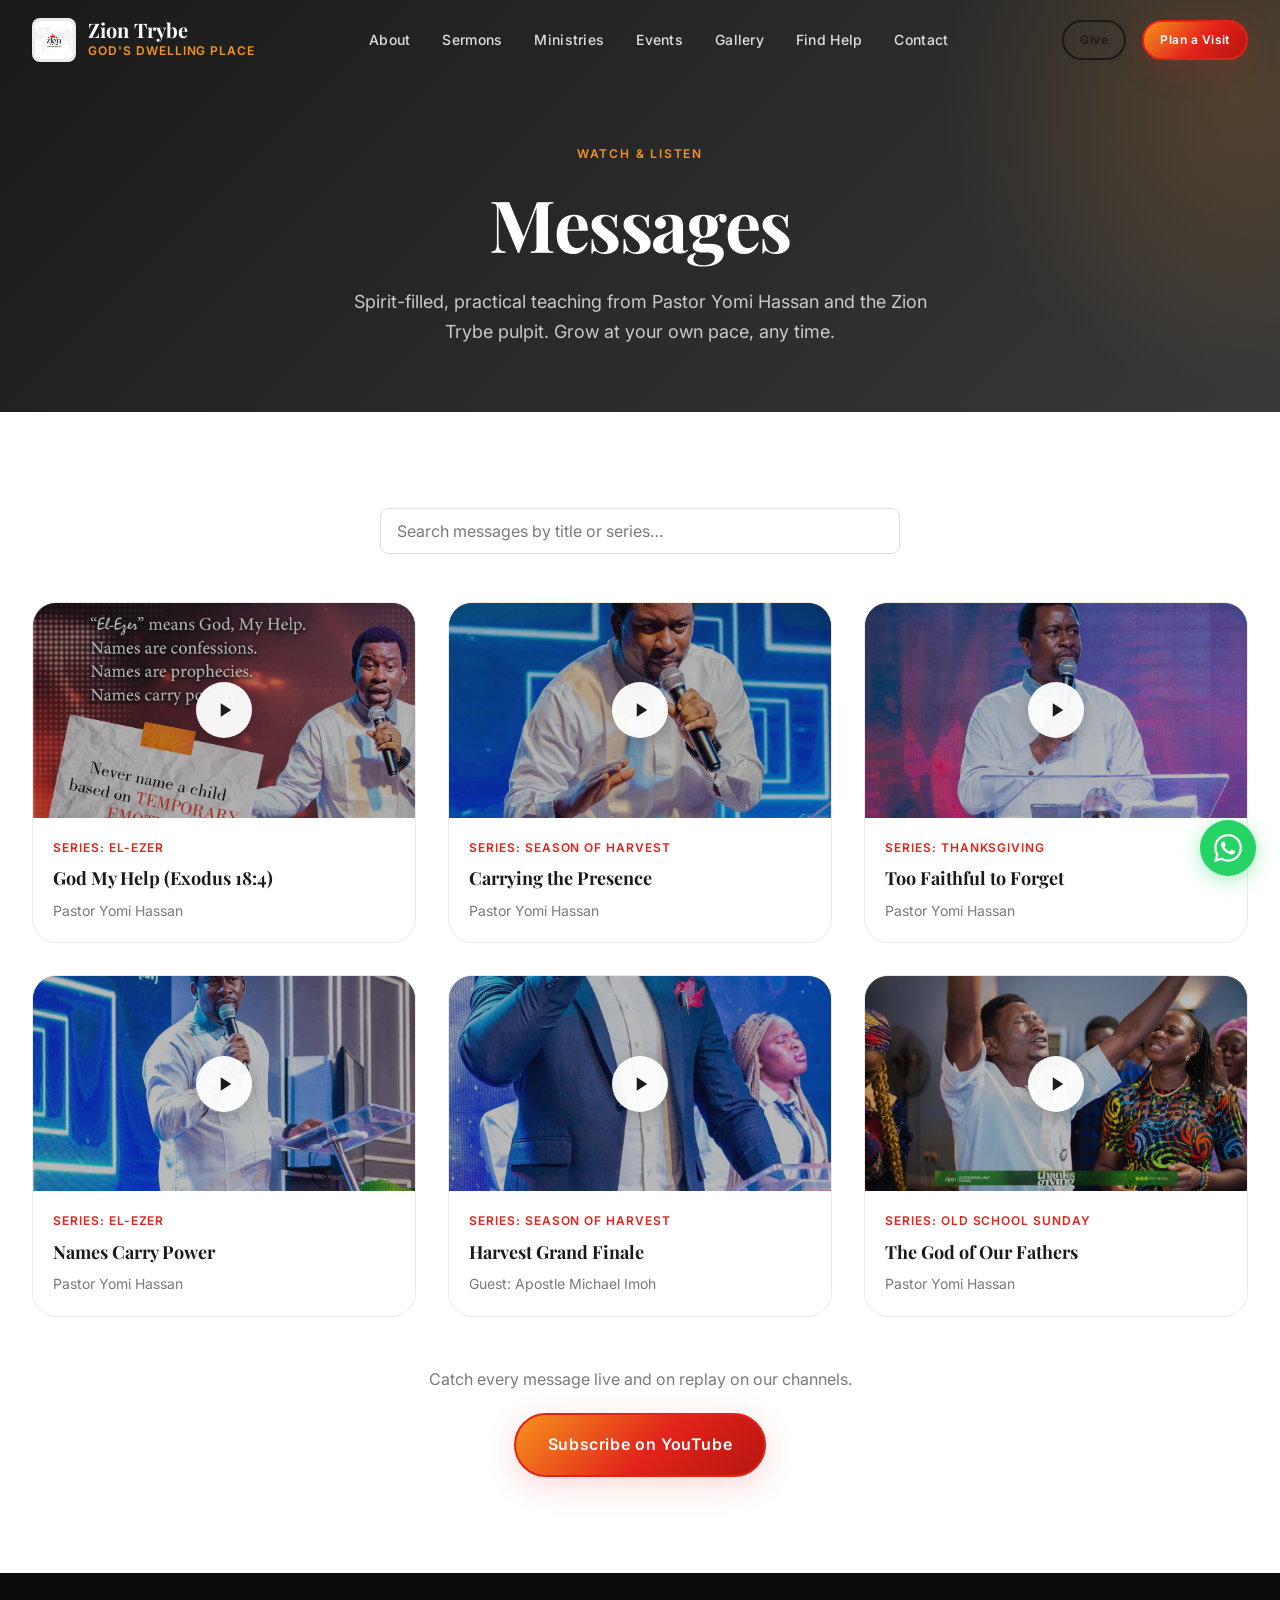
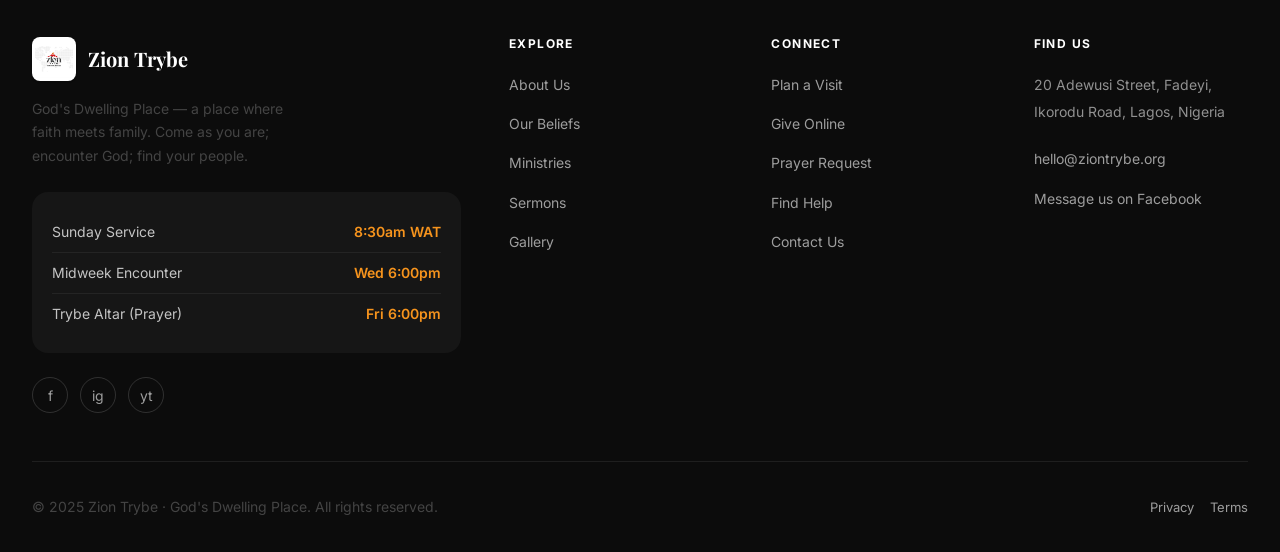
<file: sermons.html>
<!DOCTYPE html>
<html lang="en">
<head>
  <meta charset="UTF-8" />
  <meta name="viewport" content="width=device-width, initial-scale=1.0" />
  <meta name="description" content="Watch and listen to Spirit-filled messages from Pastor Yomi Hassan and the Zion Trybe pulpit." />
  <meta property="og:title" content="Messages — Zion Trybe" />
  <meta property="og:description" content="Watch and listen to Spirit-filled messages from Pastor Yomi Hassan and the Zion Trybe pulpit." />
  <meta property="og:type" content="website" />
  <meta name="theme-color" content="#1A1A1A" />
  <title>Messages — Zion Trybe</title>
  <link rel="icon" type="image/jpeg" href="images/logo.jpg" />
  <link rel="apple-touch-icon" href="images/logo.jpg" />
  <link rel="preconnect" href="https://fonts.googleapis.com" />
  <link rel="preconnect" href="https://fonts.gstatic.com" crossorigin />
  <link href="https://fonts.googleapis.com/css2?family=Playfair+Display:ital,wght@0,700;0,800;1,700&family=Inter:wght@400;500;600&display=swap" rel="stylesheet" />
  <link rel="stylesheet" href="css/style.css" />
</head>
<body>
  <!-- ===================== NAVIGATION ===================== -->
  <nav class="nav nav--transparent" id="main-nav" data-transparent="true">
    <div class="nav__inner">
      <a href="index.html" class="nav__logo">
        <img src="images/logo.jpg" alt="Zion Trybe logo" class="nav__logo-img" />
        <div>
          <div class="nav__logo-text">Zion Trybe</div>
          <div class="nav__logo-sub">God's Dwelling Place</div>
        </div>
      </a>
      <ul class="nav__links">
        <li><a href="about.html" class="nav__link">About</a></li>
        <li><a href="sermons.html" class="nav__link">Sermons</a></li>
        <li><a href="ministries.html" class="nav__link">Ministries</a></li>
        <li><a href="events.html" class="nav__link">Events</a></li>
        <li><a href="gallery.html" class="nav__link">Gallery</a></li>
        <li><a href="find-help.html" class="nav__link nav__link--find-help">Find Help</a></li>
        <li><a href="contact.html" class="nav__link">Contact</a></li>
      </ul>
      <div class="nav__actions">
        <a href="give.html" class="btn btn--secondary btn--sm">Give</a>
        <a href="plan-visit.html" class="btn btn--primary btn--sm">Plan a Visit</a>
        <button class="nav__menu-btn" id="menu-btn" aria-label="Open menu">
          <span></span><span></span><span></span>
        </button>
      </div>
    </div>
  </nav>

  <div class="mobile-nav" id="mobile-nav">
    <button class="mobile-nav__close" id="mobile-nav-close">✕</button>
    <ul class="mobile-nav__links">
      <li><a href="index.html" class="mobile-nav__link">Home</a></li>
      <li><a href="about.html" class="mobile-nav__link">About</a></li>
      <li><a href="sermons.html" class="mobile-nav__link">Sermons</a></li>
      <li><a href="ministries.html" class="mobile-nav__link">Ministries</a></li>
      <li><a href="events.html" class="mobile-nav__link">Events</a></li>
      <li><a href="gallery.html" class="mobile-nav__link">Gallery</a></li>
      <li><a href="find-help.html" class="mobile-nav__link mobile-nav__link--find-help">Find Help</a></li>
      <li><a href="plan-visit.html" class="mobile-nav__link">Plan a Visit</a></li>
      <li><a href="give.html" class="mobile-nav__link">Give</a></li>
      <li><a href="contact.html" class="mobile-nav__link">Contact</a></li>
    </ul>
  </div>

  <main>
    <header class="page-hero">
      <div class="container">
        <span class="page-hero__label">Watch &amp; Listen</span>
        <h1 class="page-hero__title">Messages</h1>
        <p class="page-hero__subtitle">Spirit-filled, practical teaching from Pastor Yomi Hassan and the Zion Trybe pulpit. Grow at your own pace, any time.</p>
      </div>
    </header>

    <section class="section">
      <div class="container">
        <div style="max-width:520px;margin:0 auto 48px;" class="reveal">
          <input type="search" id="sermon-search" class="form-input" placeholder="Search messages by title or series…" />
        </div>

        <div class="grid grid-3 reveal">
          <div class="sermon-card">
            <div class="sermon-card__thumb">
              <img src="images/pastor-1.webp" alt="El-Ezer: God My Help" style="width:100%;height:100%;object-fit:cover;" />
              <div class="sermon-card__play"><div class="sermon-card__play-btn" data-video="dQw4w9WgXcQ" data-platform="youtube" style="cursor:pointer;"><svg width="18" height="18" viewBox="0 0 24 24"><polygon points="5 3 19 12 5 21 5 3"/></svg></div></div>
            </div>
            <div class="sermon-card__body"><div class="sermon-card__series">Series: El-Ezer</div><div class="sermon-card__title">God My Help (Exodus 18:4)</div><div class="sermon-card__speaker">Pastor Yomi Hassan</div></div>
          </div>
          <div class="sermon-card">
            <div class="sermon-card__thumb">
              <img src="images/pastor-5.webp" alt="Carrying the Presence" style="width:100%;height:100%;object-fit:cover;object-position:center 20%;" />
              <div class="sermon-card__play"><div class="sermon-card__play-btn" data-video="dQw4w9WgXcQ" data-platform="youtube" style="cursor:pointer;"><svg width="18" height="18" viewBox="0 0 24 24"><polygon points="5 3 19 12 5 21 5 3"/></svg></div></div>
            </div>
            <div class="sermon-card__body"><div class="sermon-card__series">Series: Season of Harvest</div><div class="sermon-card__title">Carrying the Presence</div><div class="sermon-card__speaker">Pastor Yomi Hassan</div></div>
          </div>
          <div class="sermon-card">
            <div class="sermon-card__thumb">
              <img src="images/pastor-6.webp" alt="Too Faithful to Forget" style="width:100%;height:100%;object-fit:cover;object-position:center 12%;" />
              <div class="sermon-card__play"><div class="sermon-card__play-btn" data-video="dQw4w9WgXcQ" data-platform="youtube" style="cursor:pointer;"><svg width="18" height="18" viewBox="0 0 24 24"><polygon points="5 3 19 12 5 21 5 3"/></svg></div></div>
            </div>
            <div class="sermon-card__body"><div class="sermon-card__series">Series: Thanksgiving</div><div class="sermon-card__title">Too Faithful to Forget</div><div class="sermon-card__speaker">Pastor Yomi Hassan</div></div>
          </div>
          <div class="sermon-card">
            <div class="sermon-card__thumb">
              <img src="images/pastor-4.webp" alt="Names Carry Power" style="width:100%;height:100%;object-fit:cover;object-position:center 15%;" />
              <div class="sermon-card__play"><div class="sermon-card__play-btn" data-video="dQw4w9WgXcQ" data-platform="youtube" style="cursor:pointer;"><svg width="18" height="18" viewBox="0 0 24 24"><polygon points="5 3 19 12 5 21 5 3"/></svg></div></div>
            </div>
            <div class="sermon-card__body"><div class="sermon-card__series">Series: El-Ezer</div><div class="sermon-card__title">Names Carry Power</div><div class="sermon-card__speaker">Pastor Yomi Hassan</div></div>
          </div>
          <div class="sermon-card">
            <div class="sermon-card__thumb">
              <img src="images/harvest-4.jpg" alt="The Grand Finale" style="width:100%;height:100%;object-fit:cover;" />
              <div class="sermon-card__play"><div class="sermon-card__play-btn" data-video="dQw4w9WgXcQ" data-platform="youtube" style="cursor:pointer;"><svg width="18" height="18" viewBox="0 0 24 24"><polygon points="5 3 19 12 5 21 5 3"/></svg></div></div>
            </div>
            <div class="sermon-card__body"><div class="sermon-card__series">Series: Season of Harvest</div><div class="sermon-card__title">Harvest Grand Finale</div><div class="sermon-card__speaker">Guest: Apostle Michael Imoh</div></div>
          </div>
          <div class="sermon-card">
            <div class="sermon-card__thumb">
              <img src="images/elezer-1.webp" alt="When Your Mind Is Full" style="width:100%;height:100%;object-fit:cover;" />
              <div class="sermon-card__play"><div class="sermon-card__play-btn" data-video="dQw4w9WgXcQ" data-platform="youtube" style="cursor:pointer;"><svg width="18" height="18" viewBox="0 0 24 24"><polygon points="5 3 19 12 5 21 5 3"/></svg></div></div>
            </div>
            <div class="sermon-card__body"><div class="sermon-card__series">Series: Old School Sunday</div><div class="sermon-card__title">The God of Our Fathers</div><div class="sermon-card__speaker">Pastor Yomi Hassan</div></div>
          </div>
        </div>

        <div style="text-align:center;margin-top:48px;" class="reveal">
          <p style="color:var(--color-muted);margin-bottom:20px;">Catch every message live and on replay on our channels.</p>
          <a href="https://www.youtube.com/@ziontrybe" target="_blank" rel="noopener" class="btn btn--primary btn--lg">Subscribe on YouTube</a>
        </div>
      </div>
    </section>
  </main>

  <!-- ===================== FOOTER ===================== -->
  <footer class="footer">
    <div class="container">
      <div class="footer__grid">
        <div class="footer__brand">
          <a href="index.html" class="footer__logo">
            <img src="images/logo.jpg" alt="Zion Trybe" class="nav__logo-img" />
            <span class="footer__logo-name">Zion Trybe</span>
          </a>
          <p class="footer__tagline">God's Dwelling Place — a place where faith meets family. Come as you are; encounter God; find your people.</p>
          <div class="footer__service-times">
            <div class="footer__service-time"><span>Sunday Service</span><span>8:30am WAT</span></div>
            <div class="footer__service-time"><span>Midweek Encounter</span><span>Wed 6:00pm</span></div>
            <div class="footer__service-time"><span>Trybe Altar (Prayer)</span><span>Fri 6:00pm</span></div>
          </div>
          <div class="footer__socials mt-6">
            <a href="https://www.facebook.com/PastorYomiHassan/" target="_blank" rel="noopener" class="footer__social" aria-label="Facebook">f</a>
            <a href="https://www.instagram.com/ziontrybe/" target="_blank" rel="noopener" class="footer__social" aria-label="Instagram">ig</a>
            <a href="https://www.youtube.com/@ziontrybe" target="_blank" rel="noopener" class="footer__social" aria-label="YouTube">yt</a>
          </div>
        </div>
        <div>
          <h4 class="footer__col-title">Explore</h4>
          <ul class="footer__links">
            <li><a href="about.html" class="footer__link">About Us</a></li>
            <li><a href="beliefs.html" class="footer__link">Our Beliefs</a></li>
            <li><a href="ministries.html" class="footer__link">Ministries</a></li>
            <li><a href="sermons.html" class="footer__link">Sermons</a></li>
            <li><a href="gallery.html" class="footer__link">Gallery</a></li>
          </ul>
        </div>
        <div>
          <h4 class="footer__col-title">Connect</h4>
          <ul class="footer__links">
            <li><a href="plan-visit.html" class="footer__link">Plan a Visit</a></li>
            <li><a href="give.html" class="footer__link">Give Online</a></li>
            <li><a href="contact.html#prayer" class="footer__link">Prayer Request</a></li>
            <li><a href="find-help.html" class="footer__link">Find Help</a></li>
            <li><a href="contact.html" class="footer__link">Contact Us</a></li>
          </ul>
        </div>
        <div>
          <h4 class="footer__col-title">Find Us</h4>
          <ul class="footer__links">
            <li><span class="footer__link" style="cursor:default;color:rgba(255,255,255,0.55);">20 Adewusi Street, Fadeyi,<br>Ikorodu Road, Lagos, Nigeria</span></li>
            <li style="margin-top:8px;"><a href="mailto:hello@ziontrybe.org" class="footer__link">hello@ziontrybe.org</a></li>
            <li><a href="https://www.facebook.com/PastorYomiHassan/" target="_blank" rel="noopener" class="footer__link">Message us on Facebook</a></li>
          </ul>
        </div>
      </div>
      <div class="footer__bottom">
        <p>© 2025 Zion Trybe · God's Dwelling Place. All rights reserved.</p>
        <div style="display:flex;gap:16px;"><a href="#" class="footer__link" style="font-size:13px;">Privacy</a><a href="#" class="footer__link" style="font-size:13px;">Terms</a></div>
      </div>
    </div>
  </footer>

  <!-- WhatsApp Float — replace number with the church's real WhatsApp line -->
  <a href="https://wa.me/2348000000000" class="whatsapp-float" target="_blank" rel="noopener" aria-label="Chat on WhatsApp">
    <svg viewBox="0 0 24 24" xmlns="http://www.w3.org/2000/svg"><path d="M17.472 14.382c-.297-.149-1.758-.867-2.03-.967-.273-.099-.471-.148-.67.15-.197.297-.767.966-.94 1.164-.173.199-.347.223-.644.075-.297-.15-1.255-.463-2.39-1.475-.883-.788-1.48-1.761-1.653-2.059-.173-.297-.018-.458.13-.606.134-.133.298-.347.446-.52.149-.174.198-.298.298-.497.099-.198.05-.371-.025-.52-.075-.149-.669-1.612-.916-2.207-.242-.579-.487-.5-.669-.51-.173-.008-.371-.01-.57-.01-.198 0-.52.074-.792.372-.272.297-1.04 1.016-1.04 2.479 0 1.462 1.065 2.875 1.213 3.074.149.198 2.096 3.2 5.077 4.487.709.306 1.262.489 1.694.625.712.227 1.36.195 1.871.118.571-.085 1.758-.719 2.006-1.413.248-.694.248-1.289.173-1.413-.074-.124-.272-.198-.57-.347m-5.421 7.403h-.004a9.87 9.87 0 01-5.031-1.378l-.361-.214-3.741.982.998-3.648-.235-.374a9.86 9.86 0 01-1.51-5.26c.001-5.45 4.436-9.884 9.888-9.884 2.64 0 5.122 1.03 6.988 2.898a9.825 9.825 0 012.893 6.994c-.003 5.45-4.437 9.884-9.885 9.884m8.413-18.297A11.815 11.815 0 0012.05 0C5.495 0 .16 5.335.157 11.892c0 2.096.547 4.142 1.588 5.945L.057 24l6.305-1.654a11.882 11.882 0 005.683 1.448h.005c6.554 0 11.89-5.335 11.893-11.893a11.821 11.821 0 00-3.48-8.413z"/></svg>
  </a>

  <script src="js/main.js"></script>
</body>
</html>
</file>
<file: css/style.css>
/* ==========================================================================
   CHURCH WEBSITE — MASTER STYLESHEET
   Design System: Clean, Modern, Emotionally Warm, Spiritually Grounded
   ========================================================================== */

/* --------------------------------------------------------------------------
   1. DESIGN TOKENS (CSS VARIABLES)
   -------------------------------------------------------------------------- */
:root {
  /* Primary Palette — Charcoal Black & Flame Red/Orange (from Zion Trybe logo) */
  --color-primary:       #1A1A1A;
  --color-primary-dark:  #0C0C0C;
  --color-primary-light: #383838;
  --color-accent:        #E2231A;
  --color-accent-light:  #F7941D;
  --color-accent-orange: #F7941D;
  --color-accent-deep:   #B5160F;
  --color-accent-subtle: #FCEAE3;

  /* Signature flame gradient */
  --gradient-flame:      linear-gradient(135deg, #F7941D 0%, #E2231A 55%, #B5160F 100%);
  --gradient-flame-soft: linear-gradient(135deg, #FBB040 0%, #E2231A 100%);

  /* Neutrals */
  --color-warm:          #F7F4F2;
  --color-cream:         #FCFAF8;
  --color-white:         #FFFFFF;
  --color-text:          #161616;
  --color-text-soft:     #444444;
  --color-muted:         #7A7A7A;
  --color-border:        #E4DEDB;
  --color-border-light:  #EFEAE7;

  /* Emotional UI Colors */
  --color-calm:          #C0392B;
  --color-hope:          #E67E22;
  --color-gentle:        #8E44AD;

  /* Typography */
  --font-heading:        'Playfair Display', Georgia, serif;
  --font-body:           'Inter', -apple-system, BlinkMacSystemFont, sans-serif;
  --font-label:          'Inter', sans-serif;

  /* Type Scale */
  --text-xs:   0.75rem;
  --text-sm:   0.875rem;
  --text-base: 1rem;
  --text-lg:   1.125rem;
  --text-xl:   1.25rem;
  --text-2xl:  1.5rem;
  --text-3xl:  1.875rem;
  --text-4xl:  2.25rem;
  --text-5xl:  3rem;
  --text-6xl:  3.75rem;
  --text-7xl:  4.5rem;

  /* Spacing */
  --space-1:   0.25rem;
  --space-2:   0.5rem;
  --space-3:   0.75rem;
  --space-4:   1rem;
  --space-5:   1.25rem;
  --space-6:   1.5rem;
  --space-8:   2rem;
  --space-10:  2.5rem;
  --space-12:  3rem;
  --space-16:  4rem;
  --space-20:  5rem;
  --space-24:  6rem;
  --space-32:  8rem;
  --space-40:  10rem;

  /* Border Radius */
  --radius-sm:   4px;
  --radius-md:   8px;
  --radius-lg:   16px;
  --radius-xl:   24px;
  --radius-2xl:  32px;
  --radius-full: 9999px;

  /* Shadows */
  --shadow-sm:  0 1px 3px rgba(0,0,0,0.06), 0 1px 2px rgba(0,0,0,0.04);
  --shadow-md:  0 4px 16px rgba(0,0,0,0.08), 0 2px 6px rgba(0,0,0,0.05);
  --shadow-lg:  0 10px 40px rgba(0,0,0,0.10), 0 4px 16px rgba(0,0,0,0.06);
  --shadow-xl:  0 20px 60px rgba(0,0,0,0.12), 0 8px 24px rgba(0,0,0,0.08);
  --shadow-warm: 0 8px 32px rgba(226, 35, 26, 0.18);

  /* Transitions */
  --transition-fast:   150ms ease;
  --transition-base:   250ms ease;
  --transition-slow:   400ms ease;
  --transition-smooth: 600ms cubic-bezier(0.4, 0, 0.2, 1);

  /* Layout */
  --max-width:       1280px;
  --content-width:   900px;
  --nav-height:      80px;
  --section-padding: var(--space-24) var(--space-8);
}

/* --------------------------------------------------------------------------
   2. RESET & BASE
   -------------------------------------------------------------------------- */
*, *::before, *::after {
  box-sizing: border-box;
  margin: 0;
  padding: 0;
}

html {
  font-size: 16px;
  scroll-behavior: smooth;
  -webkit-font-smoothing: antialiased;
  -moz-osx-font-smoothing: grayscale;
  text-rendering: optimizeLegibility;
}

body {
  font-family: var(--font-body);
  font-size: var(--text-base);
  color: var(--color-text);
  background-color: var(--color-white);
  line-height: 1.7;
  overflow-x: hidden;
}

img {
  max-width: 100%;
  height: auto;
  display: block;
}

a {
  color: inherit;
  text-decoration: none;
}

ul, ol { list-style: none; }

button {
  font-family: inherit;
  cursor: pointer;
  border: none;
  background: none;
}

input, textarea, select {
  font-family: inherit;
  font-size: inherit;
}

/* --------------------------------------------------------------------------
   3. TYPOGRAPHY
   -------------------------------------------------------------------------- */
h1, h2, h3, h4, h5, h6 {
  font-family: var(--font-heading);
  font-weight: 700;
  line-height: 1.2;
  color: var(--color-primary);
  letter-spacing: -0.02em;
}

h1 { font-size: clamp(var(--text-4xl), 6vw, var(--text-7xl)); }
h2 { font-size: clamp(var(--text-3xl), 4vw, var(--text-5xl)); }
h3 { font-size: clamp(var(--text-2xl), 3vw, var(--text-3xl)); }
h4 { font-size: var(--text-xl); }
h5 { font-size: var(--text-lg); }
h6 { font-size: var(--text-base); }

p {
  color: var(--color-text-soft);
  line-height: 1.8;
}

.text-lead {
  font-size: var(--text-xl);
  color: var(--color-text-soft);
  line-height: 1.7;
  font-weight: 400;
}

.text-label {
  font-family: var(--font-label);
  font-size: var(--text-xs);
  font-weight: 600;
  letter-spacing: 0.12em;
  text-transform: uppercase;
  color: var(--color-accent);
}

blockquote {
  font-family: var(--font-heading);
  font-size: var(--text-2xl);
  font-style: italic;
  color: var(--color-primary);
  line-height: 1.5;
  border-left: 3px solid var(--color-accent);
  padding-left: var(--space-6);
}

/* --------------------------------------------------------------------------
   4. LAYOUT UTILITIES
   -------------------------------------------------------------------------- */
.container {
  width: 100%;
  max-width: var(--max-width);
  margin-left: auto;
  margin-right: auto;
  padding-left: var(--space-8);
  padding-right: var(--space-8);
}

.container--narrow {
  max-width: var(--content-width);
}

.container--wide {
  max-width: 1440px;
}

.section {
  padding: var(--space-24) 0;
}

.section--lg {
  padding: var(--space-32) 0;
}

.section--sm {
  padding: var(--space-16) 0;
}

.section--warm {
  background-color: var(--color-warm);
}

.section--cream {
  background-color: var(--color-cream);
}

.section--dark {
  background-color: var(--color-primary);
  color: var(--color-white);
}

.section--dark h1,
.section--dark h2,
.section--dark h3,
.section--dark h4 {
  color: var(--color-white);
}

.section--dark p {
  color: rgba(255,255,255,0.75);
}

.grid {
  display: grid;
  gap: var(--space-8);
}

.grid-2 { grid-template-columns: repeat(2, 1fr); }
.grid-3 { grid-template-columns: repeat(3, 1fr); }
.grid-4 { grid-template-columns: repeat(4, 1fr); }

.flex { display: flex; }
.flex-center { display: flex; align-items: center; justify-content: center; }
.flex-between { display: flex; align-items: center; justify-content: space-between; }
.flex-col { display: flex; flex-direction: column; }

.text-center { text-align: center; }
.text-left { text-align: left; }
.text-right { text-align: right; }

.gap-2 { gap: var(--space-2); }
.gap-4 { gap: var(--space-4); }
.gap-6 { gap: var(--space-6); }
.gap-8 { gap: var(--space-8); }

/* --------------------------------------------------------------------------
   5. NAVIGATION
   -------------------------------------------------------------------------- */
.nav {
  position: fixed;
  top: 0;
  left: 0;
  right: 0;
  z-index: 1000;
  height: var(--nav-height);
  display: flex;
  align-items: center;
  transition: background var(--transition-slow), box-shadow var(--transition-slow);
}

.nav--transparent {
  background: transparent;
}

.nav--scrolled {
  background: rgba(255, 255, 255, 0.96);
  backdrop-filter: blur(12px);
  -webkit-backdrop-filter: blur(12px);
  box-shadow: 0 1px 0 rgba(0,0,0,0.06);
}

.nav__inner {
  width: 100%;
  max-width: var(--max-width);
  margin: 0 auto;
  padding: 0 var(--space-8);
  display: flex;
  align-items: center;
  justify-content: space-between;
}

.nav__logo {
  display: flex;
  align-items: center;
  gap: var(--space-3);
  text-decoration: none;
}

.nav__logo-mark {
  width: 40px;
  height: 40px;
  background: var(--color-accent);
  border-radius: var(--radius-md);
  display: flex;
  align-items: center;
  justify-content: center;
  color: white;
  font-size: var(--text-lg);
}

.nav__logo-text {
  font-family: var(--font-heading);
  font-size: var(--text-xl);
  font-weight: 700;
  color: var(--color-primary);
  line-height: 1.1;
}

.nav__logo-sub {
  font-family: var(--font-body);
  font-size: var(--text-xs);
  color: var(--color-muted);
  font-weight: 400;
  letter-spacing: 0.08em;
  text-transform: uppercase;
}

.nav--transparent .nav__logo-text,
.nav--transparent .nav__logo-sub {
  color: white;
}

.nav__links {
  display: flex;
  align-items: center;
  gap: var(--space-8);
}

.nav__link {
  font-size: var(--text-sm);
  font-weight: 500;
  color: var(--color-text);
  letter-spacing: 0.02em;
  transition: color var(--transition-fast);
  position: relative;
}

.nav--transparent .nav__link {
  color: rgba(255,255,255,0.85);
}

.nav__link:hover,
.nav__link--active {
  color: var(--color-accent);
}

.nav--transparent .nav__link:hover {
  color: white;
}

/* 'Find Help' is styled identically to the other nav links (no highlight).
   No color override here, so it inherits the normal .nav__link colour in both
   the transparent (white) and scrolled (dark) states. */
.nav__link--find-help {
  font-weight: 500;
}

.nav__actions {
  display: flex;
  align-items: center;
  gap: var(--space-4);
}

.nav__menu-btn {
  display: none;
  flex-direction: column;
  gap: 5px;
  padding: var(--space-2);
  cursor: pointer;
}

.nav__menu-btn span {
  display: block;
  width: 24px;
  height: 2px;
  background: var(--color-primary);
  transition: transform var(--transition-base), opacity var(--transition-fast);
  border-radius: 2px;
}

.nav--transparent .nav__menu-btn span {
  background: white;
}

/* Mobile Nav Overlay */
.mobile-nav {
  position: fixed;
  inset: 0;
  z-index: 999;
  background: var(--color-primary);
  display: flex;
  flex-direction: column;
  align-items: center;
  justify-content: center;
  opacity: 0;
  pointer-events: none;
  transition: opacity var(--transition-smooth);
}

.mobile-nav--open {
  opacity: 1;
  pointer-events: all;
}

.mobile-nav__close {
  position: absolute;
  top: var(--space-6);
  right: var(--space-8);
  color: white;
  font-size: var(--text-2xl);
  cursor: pointer;
}

.mobile-nav__links {
  display: flex;
  flex-direction: column;
  align-items: center;
  gap: var(--space-6);
  text-align: center;
}

.mobile-nav__link {
  font-family: var(--font-heading);
  font-size: var(--text-3xl);
  color: rgba(255,255,255,0.85);
  font-weight: 700;
  transition: color var(--transition-fast);
}

.mobile-nav__link:hover { color: var(--color-accent); }

/* 'Find Help' matches the other mobile menu links (no highlight).
   No color override, so it keeps the standard white .mobile-nav__link colour. */
.mobile-nav__link--find-help {
  color: rgba(255, 255, 255, 0.85);
}

/* --------------------------------------------------------------------------
   6. BUTTONS & CTAs
   -------------------------------------------------------------------------- */
.btn {
  display: inline-flex;
  align-items: center;
  justify-content: center;
  gap: var(--space-2);
  font-family: var(--font-body);
  font-size: var(--text-sm);
  font-weight: 600;
  letter-spacing: 0.04em;
  padding: var(--space-3) var(--space-6);
  border-radius: var(--radius-full);
  transition: all var(--transition-base);
  cursor: pointer;
  border: 2px solid transparent;
  text-decoration: none;
  white-space: nowrap;
}

.btn--primary {
  background: var(--gradient-flame);
  color: white;
  border-color: var(--color-accent);
  box-shadow: var(--shadow-warm);
}

.btn--primary:hover {
  background: var(--gradient-flame-soft);
  border-color: var(--color-accent-light);
  transform: translateY(-1px);
  box-shadow: 0 12px 40px rgba(226, 35, 26, 0.3);
}

.btn--secondary {
  background: transparent;
  color: var(--color-primary);
  border-color: var(--color-primary);
}

.btn--secondary:hover {
  background: var(--color-primary);
  color: white;
  transform: translateY(-1px);
}

.btn--ghost {
  background: transparent;
  color: white;
  border-color: rgba(255,255,255,0.5);
}

.btn--ghost:hover {
  background: rgba(255,255,255,0.1);
  border-color: white;
}

.btn--white {
  background: white;
  color: var(--color-primary);
  border-color: white;
}

.btn--white:hover {
  background: var(--color-warm);
  transform: translateY(-1px);
}

.btn--lg {
  font-size: var(--text-base);
  padding: var(--space-4) var(--space-8);
}

.btn--sm {
  font-size: var(--text-xs);
  padding: var(--space-2) var(--space-4);
}

.btn--full { width: 100%; }

.btn svg {
  width: 18px;
  height: 18px;
  flex-shrink: 0;
}

/* Floating WhatsApp button */
.whatsapp-float {
  position: fixed;
  bottom: var(--space-6);
  right: var(--space-6);
  z-index: 900;
  width: 56px;
  height: 56px;
  background: #25D366;
  border-radius: var(--radius-full);
  display: flex;
  align-items: center;
  justify-content: center;
  box-shadow: 0 4px 20px rgba(37, 211, 102, 0.4);
  transition: transform var(--transition-base), box-shadow var(--transition-base);
  text-decoration: none;
}

.whatsapp-float:hover {
  transform: scale(1.1);
  box-shadow: 0 8px 32px rgba(37, 211, 102, 0.5);
}

.whatsapp-float svg {
  width: 28px;
  height: 28px;
  fill: white;
}

/* --------------------------------------------------------------------------
   7. HERO SECTIONS
   -------------------------------------------------------------------------- */
.hero {
  position: relative;
  min-height: 100vh;
  display: flex;
  align-items: center;
  overflow: hidden;
}

.hero__bg {
  position: absolute;
  inset: 0;
  background-size: cover;
  background-position: center;
  background-repeat: no-repeat;
}

.hero__bg::after {
  content: '';
  position: absolute;
  inset: 0;
  background: linear-gradient(
    135deg,
    rgba(12, 12, 12, 0.88) 0%,
    rgba(26, 26, 26, 0.60) 45%,
    rgba(226, 35, 26, 0.28) 100%
  );
}

/* Gradient background fallback (no image) */
.hero__bg--gradient {
  background: linear-gradient(135deg, var(--color-primary) 0%, var(--color-primary-light) 60%, #2E6B8A 100%);
}

.hero__bg--gradient::after {
  background: none;
}

.hero__content {
  position: relative;
  z-index: 2;
  width: 100%;
  max-width: var(--max-width);
  margin: 0 auto;
  padding: calc(var(--nav-height) + var(--space-16)) var(--space-8) var(--space-16);
}

.hero__label {
  font-family: var(--font-label);
  font-size: var(--text-xs);
  font-weight: 600;
  letter-spacing: 0.15em;
  text-transform: uppercase;
  color: var(--color-accent-light);
  margin-bottom: var(--space-4);
  display: block;
}

.hero__title {
  font-family: var(--font-heading);
  font-size: clamp(var(--text-4xl), 6vw, var(--text-7xl));
  font-weight: 700;
  color: white;
  line-height: 1.1;
  letter-spacing: -0.03em;
  margin-bottom: var(--space-6);
  max-width: 800px;
}

.hero__title span {
  color: var(--color-accent-light);
  display: block;
}

.hero__subtitle {
  font-size: var(--text-lg);
  color: rgba(255,255,255,0.80);
  line-height: 1.7;
  margin-bottom: var(--space-10);
  max-width: 560px;
}

.hero__actions {
  display: flex;
  flex-wrap: wrap;
  gap: var(--space-4);
  align-items: center;
}

.hero__scroll {
  position: absolute;
  bottom: var(--space-8);
  left: 50%;
  transform: translateX(-50%);
  z-index: 2;
  display: flex;
  flex-direction: column;
  align-items: center;
  gap: var(--space-2);
  color: rgba(255,255,255,0.5);
  font-size: var(--text-xs);
  letter-spacing: 0.1em;
  text-transform: uppercase;
  animation: scrollBounce 2s ease-in-out infinite;
}

.hero__scroll-line {
  width: 1px;
  height: 48px;
  background: linear-gradient(to bottom, rgba(255,255,255,0.5), transparent);
}

@keyframes scrollBounce {
  0%, 100% { transform: translateX(-50%) translateY(0); }
  50% { transform: translateX(-50%) translateY(6px); }
}

/* Service times bar */
.service-bar {
  background: rgba(255,255,255,0.08);
  backdrop-filter: blur(8px);
  border-top: 1px solid rgba(255,255,255,0.12);
  padding: var(--space-4) var(--space-8);
  position: relative;
  z-index: 2;
}

.service-bar__inner {
  max-width: var(--max-width);
  margin: 0 auto;
  display: flex;
  flex-wrap: wrap;
  align-items: center;
  justify-content: center;
  gap: var(--space-8);
}

.service-bar__item {
  display: flex;
  align-items: center;
  gap: var(--space-3);
  color: rgba(255,255,255,0.85);
  font-size: var(--text-sm);
}

.service-bar__dot {
  width: 6px;
  height: 6px;
  border-radius: var(--radius-full);
  background: var(--color-accent-light);
  flex-shrink: 0;
}

/* Page hero (shorter, for inner pages) */
.page-hero {
  padding: calc(var(--nav-height) + var(--space-16)) var(--space-8) var(--space-16);
  background: linear-gradient(135deg, var(--color-primary) 0%, var(--color-primary-light) 100%);
  text-align: center;
  position: relative;
  overflow: hidden;
}

.page-hero::before {
  content: '';
  position: absolute;
  top: -50%;
  right: -20%;
  width: 600px;
  height: 600px;
  background: radial-gradient(circle, rgba(247,148,29,0.16) 0%, transparent 70%);
  pointer-events: none;
}

.page-hero__label {
  font-family: var(--font-label);
  font-size: var(--text-xs);
  font-weight: 600;
  letter-spacing: 0.15em;
  text-transform: uppercase;
  color: var(--color-accent-light);
  margin-bottom: var(--space-4);
  display: block;
}

.page-hero__title {
  color: white;
  margin-bottom: var(--space-5);
}

.page-hero__subtitle {
  color: rgba(255,255,255,0.75);
  font-size: var(--text-lg);
  max-width: 600px;
  margin: 0 auto;
  line-height: 1.7;
}

/* --------------------------------------------------------------------------
   8. SECTION HEADERS
   -------------------------------------------------------------------------- */
.section-header {
  margin-bottom: var(--space-12);
}

.section-header--center {
  text-align: center;
  max-width: 680px;
  margin-left: auto;
  margin-right: auto;
}

.section-header__label {
  display: block;
  font-family: var(--font-label);
  font-size: var(--text-xs);
  font-weight: 600;
  letter-spacing: 0.15em;
  text-transform: uppercase;
  color: var(--color-accent);
  margin-bottom: var(--space-4);
}

.section-header__title {
  margin-bottom: var(--space-5);
}

.section-header__desc {
  font-size: var(--text-lg);
  color: var(--color-muted);
  line-height: 1.7;
}

/* --------------------------------------------------------------------------
   9. CARDS
   -------------------------------------------------------------------------- */
.card {
  background: white;
  border-radius: var(--radius-xl);
  overflow: hidden;
  transition: transform var(--transition-base), box-shadow var(--transition-base);
  border: 1px solid var(--color-border-light);
}

.card:hover {
  transform: translateY(-4px);
  box-shadow: var(--shadow-lg);
}

.card__image {
  width: 100%;
  aspect-ratio: 16/9;
  object-fit: cover;
  background: var(--color-warm);
}

.card__image-placeholder {
  width: 100%;
  aspect-ratio: 16/9;
  background: linear-gradient(135deg, var(--color-warm) 0%, var(--color-border) 100%);
  display: flex;
  align-items: center;
  justify-content: center;
  color: var(--color-muted);
  font-size: var(--text-sm);
}

.card__body {
  padding: var(--space-6);
}

.card__label {
  font-family: var(--font-label);
  font-size: var(--text-xs);
  font-weight: 600;
  letter-spacing: 0.1em;
  text-transform: uppercase;
  color: var(--color-accent);
  margin-bottom: var(--space-2);
  display: block;
}

.card__title {
  font-size: var(--text-xl);
  font-family: var(--font-heading);
  font-weight: 700;
  color: var(--color-primary);
  margin-bottom: var(--space-3);
  line-height: 1.3;
}

.card__text {
  font-size: var(--text-sm);
  color: var(--color-muted);
  line-height: 1.7;
  margin-bottom: var(--space-5);
}

.card__meta {
  font-size: var(--text-xs);
  color: var(--color-muted);
  display: flex;
  align-items: center;
  gap: var(--space-4);
}

/* Sermon Card */
.sermon-card {
  background: white;
  border-radius: var(--radius-xl);
  overflow: hidden;
  border: 1px solid var(--color-border-light);
  transition: transform var(--transition-base), box-shadow var(--transition-base);
}

.sermon-card:hover { transform: translateY(-4px); box-shadow: var(--shadow-lg); }

.sermon-card__thumb {
  position: relative;
  aspect-ratio: 16/9;
  background: var(--color-primary);
  overflow: hidden;
}

.sermon-card__thumb img {
  width: 100%;
  height: 100%;
  object-fit: cover;
  opacity: 0.7;
  transition: opacity var(--transition-base);
}

.sermon-card:hover .sermon-card__thumb img { opacity: 0.9; }

.sermon-card__play {
  position: absolute;
  inset: 0;
  display: flex;
  align-items: center;
  justify-content: center;
  z-index: 2;
}

.sermon-card__play-btn {
  width: 56px;
  height: 56px;
  background: rgba(255,255,255,0.95);
  border-radius: var(--radius-full);
  display: flex;
  align-items: center;
  justify-content: center;
  transition: transform var(--transition-base);
  box-shadow: 0 4px 20px rgba(0,0,0,0.2);
}

.sermon-card:hover .sermon-card__play-btn { transform: scale(1.1); }

.sermon-card__play-btn svg { fill: var(--color-primary); margin-left: 3px; }

.sermon-card__body { padding: var(--space-5); }

.sermon-card__series {
  font-size: var(--text-xs);
  color: var(--color-accent);
  font-weight: 600;
  letter-spacing: 0.08em;
  text-transform: uppercase;
  margin-bottom: var(--space-2);
}

.sermon-card__title {
  font-family: var(--font-heading);
  font-size: var(--text-lg);
  color: var(--color-primary);
  font-weight: 700;
  margin-bottom: var(--space-2);
  line-height: 1.35;
}

.sermon-card__speaker {
  font-size: var(--text-sm);
  color: var(--color-muted);
}

/* Help Card (Find Help page) */
.help-card {
  position: relative;
  border-radius: var(--radius-xl);
  overflow: hidden;
  cursor: pointer;
  aspect-ratio: 4/5;
  display: flex;
  flex-direction: column;
  justify-content: flex-end;
  transition: transform var(--transition-base), box-shadow var(--transition-base);
}

.help-card:hover {
  transform: translateY(-6px);
  box-shadow: var(--shadow-xl);
}

.help-card__bg {
  position: absolute;
  inset: 0;
  background-size: cover;
  background-position: center;
  transition: transform var(--transition-smooth);
}

.help-card:hover .help-card__bg {
  transform: scale(1.04);
}

.help-card__overlay {
  position: absolute;
  inset: 0;
  background: linear-gradient(
    to top,
    rgba(15, 25, 45, 0.92) 0%,
    rgba(15, 25, 45, 0.4) 50%,
    transparent 100%
  );
}

.help-card__content {
  position: relative;
  z-index: 2;
  padding: var(--space-6);
}

.help-card__icon {
  font-size: var(--text-2xl);
  margin-bottom: var(--space-3);
  display: block;
}

.help-card__title {
  font-family: var(--font-heading);
  font-size: var(--text-xl);
  color: white;
  font-weight: 700;
  margin-bottom: var(--space-2);
  line-height: 1.25;
}

.help-card__sub {
  font-size: var(--text-sm);
  color: rgba(255,255,255,0.7);
  line-height: 1.5;
}

.help-card__arrow {
  width: 36px;
  height: 36px;
  border-radius: var(--radius-full);
  border: 1.5px solid rgba(255,255,255,0.4);
  display: flex;
  align-items: center;
  justify-content: center;
  margin-top: var(--space-4);
  transition: background var(--transition-base), border-color var(--transition-base);
}

.help-card:hover .help-card__arrow {
  background: var(--color-accent);
  border-color: var(--color-accent);
}

.help-card__arrow svg {
  width: 16px;
  height: 16px;
  stroke: white;
  fill: none;
}

/* Ministry Card */
.ministry-card {
  background: white;
  border-radius: var(--radius-xl);
  padding: var(--space-8);
  border: 1px solid var(--color-border-light);
  transition: all var(--transition-base);
  position: relative;
  overflow: hidden;
}

.ministry-card::before {
  content: '';
  position: absolute;
  top: 0;
  left: 0;
  right: 0;
  height: 3px;
  background: var(--color-accent);
  transform: scaleX(0);
  transform-origin: left;
  transition: transform var(--transition-smooth);
}

.ministry-card:hover::before { transform: scaleX(1); }

.ministry-card:hover {
  transform: translateY(-4px);
  box-shadow: var(--shadow-lg);
}

.ministry-card__icon {
  width: 56px;
  height: 56px;
  border-radius: var(--radius-lg);
  background: var(--color-accent-subtle);
  display: flex;
  align-items: center;
  justify-content: center;
  font-size: var(--text-2xl);
  margin-bottom: var(--space-5);
}

.ministry-card__title {
  font-family: var(--font-heading);
  font-size: var(--text-xl);
  color: var(--color-primary);
  margin-bottom: var(--space-3);
}

.ministry-card__desc {
  font-size: var(--text-sm);
  color: var(--color-muted);
  line-height: 1.7;
}

/* Team Card */
.team-card {
  text-align: center;
}

.team-card__photo {
  width: 120px;
  height: 120px;
  border-radius: var(--radius-full);
  object-fit: cover;
  margin: 0 auto var(--space-4);
  background: var(--color-warm);
  border: 3px solid var(--color-border);
}

.team-card__photo-placeholder {
  width: 120px;
  height: 120px;
  border-radius: var(--radius-full);
  background: linear-gradient(135deg, var(--color-warm), var(--color-border));
  margin: 0 auto var(--space-4);
  display: flex;
  align-items: center;
  justify-content: center;
  color: var(--color-muted);
  font-size: var(--text-3xl);
}

.team-card__name {
  font-family: var(--font-heading);
  font-size: var(--text-xl);
  color: var(--color-primary);
  margin-bottom: var(--space-1);
}

.team-card__role {
  font-size: var(--text-sm);
  color: var(--color-accent);
  font-weight: 600;
  text-transform: uppercase;
  letter-spacing: 0.08em;
  margin-bottom: var(--space-3);
}

.team-card__bio {
  font-size: var(--text-sm);
  color: var(--color-muted);
  line-height: 1.7;
}

/* Stat Card */
.stat-card {
  text-align: center;
  padding: var(--space-8);
}

.stat-card__number {
  font-family: var(--font-heading);
  font-size: var(--text-6xl);
  font-weight: 700;
  color: var(--color-accent);
  line-height: 1;
  margin-bottom: var(--space-2);
}

.stat-card__label {
  font-size: var(--text-base);
  color: var(--color-text-soft);
  font-weight: 500;
}

/* Event Card */
.event-card {
  display: flex;
  gap: var(--space-5);
  padding: var(--space-5);
  background: white;
  border-radius: var(--radius-xl);
  border: 1px solid var(--color-border-light);
  transition: all var(--transition-base);
}

.event-card:hover {
  box-shadow: var(--shadow-md);
  transform: translateX(4px);
}

.event-card__date {
  flex-shrink: 0;
  width: 60px;
  text-align: center;
  background: var(--color-accent-subtle);
  border-radius: var(--radius-md);
  padding: var(--space-3) var(--space-2);
  display: flex;
  flex-direction: column;
  align-items: center;
  justify-content: center;
}

.event-card__day {
  font-family: var(--font-heading);
  font-size: var(--text-3xl);
  font-weight: 700;
  color: var(--color-accent);
  line-height: 1;
}

.event-card__month {
  font-size: var(--text-xs);
  font-weight: 600;
  text-transform: uppercase;
  color: var(--color-accent);
  letter-spacing: 0.08em;
  margin-top: var(--space-1);
}

.event-card__body { flex: 1; }

.event-card__title {
  font-family: var(--font-heading);
  font-size: var(--text-lg);
  color: var(--color-primary);
  margin-bottom: var(--space-2);
  font-weight: 700;
}

.event-card__meta {
  font-size: var(--text-sm);
  color: var(--color-muted);
  display: flex;
  flex-wrap: wrap;
  gap: var(--space-3);
}

/* --------------------------------------------------------------------------
   10. FORMS
   -------------------------------------------------------------------------- */
.form-group {
  margin-bottom: var(--space-5);
}

.form-label {
  display: block;
  font-size: var(--text-sm);
  font-weight: 600;
  color: var(--color-text);
  margin-bottom: var(--space-2);
}

.form-hint {
  font-size: var(--text-xs);
  color: var(--color-muted);
  margin-top: var(--space-1);
}

.form-input,
.form-select,
.form-textarea {
  width: 100%;
  padding: var(--space-3) var(--space-4);
  border: 1.5px solid var(--color-border);
  border-radius: var(--radius-md);
  font-size: var(--text-base);
  color: var(--color-text);
  background: white;
  transition: border-color var(--transition-fast), box-shadow var(--transition-fast);
  outline: none;
  appearance: none;
}

.form-input:focus,
.form-select:focus,
.form-textarea:focus {
  border-color: var(--color-accent);
  box-shadow: 0 0 0 3px rgba(226, 35, 26, 0.12);
}

.form-input::placeholder,
.form-textarea::placeholder {
  color: var(--color-muted);
}

.form-textarea {
  resize: vertical;
  min-height: 140px;
  line-height: 1.7;
}

.form-select {
  background-image: url("data:image/svg+xml,%3Csvg xmlns='http://www.w3.org/2000/svg' width='16' height='16' viewBox='0 0 24 24' fill='none' stroke='%237A7A7A' stroke-width='2'%3E%3Cpath d='M6 9l6 6 6-6'/%3E%3C/svg%3E");
  background-repeat: no-repeat;
  background-position: right var(--space-3) center;
  padding-right: var(--space-10);
}

.form-row {
  display: grid;
  grid-template-columns: 1fr 1fr;
  gap: var(--space-4);
}

.form-check {
  display: flex;
  align-items: flex-start;
  gap: var(--space-3);
  cursor: pointer;
}

.form-check input[type="checkbox"] {
  width: 18px;
  height: 18px;
  flex-shrink: 0;
  margin-top: 2px;
  accent-color: var(--color-accent);
}

.form-check__label {
  font-size: var(--text-sm);
  color: var(--color-text-soft);
  line-height: 1.5;
}

/* Prayer Request Form */
.prayer-form {
  background: white;
  border-radius: var(--radius-2xl);
  padding: var(--space-10);
  box-shadow: var(--shadow-lg);
  border: 1px solid var(--color-border-light);
}

/* --------------------------------------------------------------------------
   11. GIVE PAGE — GIVING TIERS
   -------------------------------------------------------------------------- */
.giving-options {
  display: grid;
  grid-template-columns: repeat(4, 1fr);
  gap: var(--space-4);
  margin-bottom: var(--space-6);
}

.giving-amount {
  padding: var(--space-5) var(--space-4);
  border: 2px solid var(--color-border);
  border-radius: var(--radius-lg);
  text-align: center;
  cursor: pointer;
  transition: all var(--transition-fast);
  background: white;
}

.giving-amount:hover,
.giving-amount--active {
  border-color: var(--color-accent);
  background: var(--color-accent-subtle);
}

.giving-amount__value {
  font-family: var(--font-heading);
  font-size: var(--text-2xl);
  color: var(--color-primary);
  font-weight: 700;
}

.giving-amount__label {
  font-size: var(--text-xs);
  color: var(--color-muted);
  margin-top: var(--space-1);
}

/* --------------------------------------------------------------------------
   12. FIND HELP PAGE
   -------------------------------------------------------------------------- */
.find-help-hero {
  min-height: 60vh;
  background: linear-gradient(160deg, #0D1F35 0%, #1B3A5C 40%, #0F3040 100%);
  display: flex;
  align-items: center;
  justify-content: center;
  text-align: center;
  padding: calc(var(--nav-height) + var(--space-16)) var(--space-8) var(--space-16);
  position: relative;
  overflow: hidden;
}

.find-help-hero::before {
  content: '';
  position: absolute;
  inset: 0;
  background: radial-gradient(ellipse at center, rgba(247,148,29,0.12) 0%, transparent 70%);
  pointer-events: none;
}

.find-help-hero::after {
  content: '';
  position: absolute;
  bottom: 0;
  left: 0;
  right: 0;
  height: 80px;
  background: linear-gradient(to bottom, transparent, var(--color-white));
}

.find-help-hero__content {
  position: relative;
  z-index: 2;
  max-width: 640px;
}

.find-help-hero__eyebrow {
  display: inline-flex;
  align-items: center;
  gap: var(--space-2);
  background: rgba(201,145,61,0.15);
  border: 1px solid rgba(201,145,61,0.3);
  border-radius: var(--radius-full);
  padding: var(--space-2) var(--space-4);
  font-size: var(--text-xs);
  font-weight: 600;
  letter-spacing: 0.1em;
  text-transform: uppercase;
  color: var(--color-accent-light);
  margin-bottom: var(--space-6);
}

.find-help-hero__title {
  font-family: var(--font-heading);
  font-size: clamp(var(--text-4xl), 5vw, var(--text-6xl));
  color: white;
  font-weight: 700;
  line-height: 1.1;
  margin-bottom: var(--space-5);
}

.find-help-hero__sub {
  font-size: var(--text-lg);
  color: rgba(255,255,255,0.70);
  line-height: 1.7;
  max-width: 480px;
  margin: 0 auto;
}

.help-grid {
  display: grid;
  grid-template-columns: repeat(3, 1fr);
  gap: var(--space-5);
}

/* Sub-options list inside help detail */
.help-suboptions {
  display: grid;
  grid-template-columns: repeat(2, 1fr);
  gap: var(--space-3);
  margin: var(--space-8) 0;
}

.help-suboption {
  padding: var(--space-4) var(--space-5);
  background: var(--color-warm);
  border-radius: var(--radius-lg);
  border: 1.5px solid var(--color-border);
  cursor: pointer;
  transition: all var(--transition-fast);
  font-size: var(--text-sm);
  color: var(--color-text-soft);
  font-weight: 500;
  line-height: 1.4;
}

.help-suboption:hover {
  border-color: var(--color-accent);
  background: var(--color-accent-subtle);
  color: var(--color-primary);
}

/* Help detail page */
.help-detail {
  max-width: 800px;
  margin: 0 auto;
  padding: var(--space-16) var(--space-8);
}

.help-detail__heading {
  font-size: clamp(var(--text-3xl), 4vw, var(--text-5xl));
  color: var(--color-primary);
  margin-bottom: var(--space-5);
}

.help-detail__prayer {
  background: linear-gradient(135deg, var(--color-warm) 0%, var(--color-accent-subtle) 100%);
  border-radius: var(--radius-xl);
  padding: var(--space-8) var(--space-10);
  border-left: 4px solid var(--color-accent);
  margin: var(--space-8) 0;
}

.help-detail__prayer p {
  font-family: var(--font-heading);
  font-style: italic;
  font-size: var(--text-lg);
  color: var(--color-primary);
  line-height: 1.7;
}

.video-embed {
  width: 100%;
  aspect-ratio: 16/9;
  border-radius: var(--radius-xl);
  overflow: hidden;
  background: var(--color-primary);
  margin: var(--space-8) 0;
  box-shadow: var(--shadow-xl);
}

.video-embed iframe {
  width: 100%;
  height: 100%;
  border: none;
}

/* --------------------------------------------------------------------------
   13. TESTIMONIALS
   -------------------------------------------------------------------------- */
.testimonial {
  background: white;
  border-radius: var(--radius-xl);
  padding: var(--space-8);
  border: 1px solid var(--color-border-light);
  position: relative;
}

.testimonial::before {
  content: '"';
  font-family: var(--font-heading);
  font-size: 80px;
  color: var(--color-accent-subtle);
  position: absolute;
  top: var(--space-4);
  left: var(--space-6);
  line-height: 1;
  pointer-events: none;
}

.testimonial__text {
  font-size: var(--text-base);
  color: var(--color-text-soft);
  line-height: 1.8;
  margin-bottom: var(--space-6);
  padding-top: var(--space-4);
}

.testimonial__author {
  display: flex;
  align-items: center;
  gap: var(--space-3);
}

.testimonial__avatar {
  width: 44px;
  height: 44px;
  border-radius: var(--radius-full);
  object-fit: cover;
  background: var(--color-warm);
  border: 2px solid var(--color-border);
}

.testimonial__avatar-placeholder {
  width: 44px;
  height: 44px;
  border-radius: var(--radius-full);
  background: var(--color-warm);
  display: flex;
  align-items: center;
  justify-content: center;
  font-size: var(--text-lg);
  border: 2px solid var(--color-border);
  flex-shrink: 0;
}

.testimonial__name {
  font-weight: 600;
  font-size: var(--text-sm);
  color: var(--color-primary);
}

.testimonial__role {
  font-size: var(--text-xs);
  color: var(--color-muted);
}

/* --------------------------------------------------------------------------
   14. SCRIPTURE BANNER
   -------------------------------------------------------------------------- */
.scripture-banner {
  background: linear-gradient(135deg, var(--color-primary) 0%, var(--color-primary-light) 100%);
  padding: var(--space-16) var(--space-8);
  text-align: center;
  position: relative;
  overflow: hidden;
}

.scripture-banner::before {
  content: '"';
  font-family: var(--font-heading);
  font-size: 300px;
  color: rgba(255,255,255,0.03);
  position: absolute;
  top: -60px;
  left: -30px;
  line-height: 1;
  pointer-events: none;
}

.scripture-banner__text {
  font-family: var(--font-heading);
  font-size: clamp(var(--text-2xl), 3.5vw, var(--text-4xl));
  color: white;
  font-style: italic;
  line-height: 1.4;
  max-width: 800px;
  margin: 0 auto var(--space-4);
}

.scripture-banner__ref {
  font-size: var(--text-sm);
  color: var(--color-accent-light);
  font-weight: 600;
  letter-spacing: 0.1em;
  text-transform: uppercase;
}

/* --------------------------------------------------------------------------
   15. VISIT PAGE STEPS
   -------------------------------------------------------------------------- */
.visit-steps {
  counter-reset: step-counter;
}

.visit-step {
  display: flex;
  gap: var(--space-6);
  padding: var(--space-6) 0;
  border-bottom: 1px solid var(--color-border-light);
  counter-increment: step-counter;
}

.visit-step:last-child { border-bottom: none; }

.visit-step__number {
  flex-shrink: 0;
  width: 48px;
  height: 48px;
  border-radius: var(--radius-full);
  background: var(--color-accent-subtle);
  display: flex;
  align-items: center;
  justify-content: center;
  font-family: var(--font-heading);
  font-size: var(--text-xl);
  font-weight: 700;
  color: var(--color-accent);
}

.visit-step__content { flex: 1; }

.visit-step__title {
  font-family: var(--font-heading);
  font-size: var(--text-xl);
  color: var(--color-primary);
  margin-bottom: var(--space-2);
  font-weight: 700;
}

.visit-step__desc {
  font-size: var(--text-base);
  color: var(--color-muted);
  line-height: 1.7;
}

/* --------------------------------------------------------------------------
   16. BELIEFS
   -------------------------------------------------------------------------- */
.belief-item {
  padding: var(--space-8) 0;
  border-bottom: 1px solid var(--color-border-light);
  display: grid;
  grid-template-columns: 1fr 2fr;
  gap: var(--space-8);
  align-items: start;
}

.belief-item:last-child { border-bottom: none; }

.belief-item__number {
  font-family: var(--font-heading);
  font-size: var(--text-7xl);
  color: var(--color-border);
  font-weight: 700;
  line-height: 1;
}

.belief-item__title {
  font-size: var(--text-xl);
  color: var(--color-primary);
  margin-bottom: var(--space-3);
  font-family: var(--font-heading);
}

.belief-item__desc {
  color: var(--color-text-soft);
  line-height: 1.8;
}

/* --------------------------------------------------------------------------
   17. FOOTER
   -------------------------------------------------------------------------- */
.footer {
  background: var(--color-primary-dark);
  color: rgba(255,255,255,0.75);
  padding: var(--space-16) 0 var(--space-8);
}

.footer__grid {
  display: grid;
  grid-template-columns: 2fr 1fr 1fr 1fr;
  gap: var(--space-12);
  padding-bottom: var(--space-12);
  border-bottom: 1px solid rgba(255,255,255,0.08);
  margin-bottom: var(--space-8);
}

.footer__brand { }

.footer__logo {
  display: flex;
  align-items: center;
  gap: var(--space-3);
  margin-bottom: var(--space-4);
  text-decoration: none;
}

.footer__logo-mark {
  width: 40px;
  height: 40px;
  background: var(--color-accent);
  border-radius: var(--radius-md);
  display: flex;
  align-items: center;
  justify-content: center;
  color: white;
  font-size: var(--text-lg);
}

.footer__logo-name {
  font-family: var(--font-heading);
  font-size: var(--text-xl);
  color: white;
  font-weight: 700;
}

.footer__tagline {
  font-size: var(--text-sm);
  line-height: 1.7;
  margin-bottom: var(--space-5);
  max-width: 280px;
}

.footer__socials {
  display: flex;
  gap: var(--space-3);
}

.footer__social {
  width: 36px;
  height: 36px;
  border-radius: var(--radius-full);
  border: 1px solid rgba(255,255,255,0.15);
  display: flex;
  align-items: center;
  justify-content: center;
  color: rgba(255,255,255,0.6);
  font-size: var(--text-sm);
  transition: all var(--transition-fast);
  text-decoration: none;
}

.footer__social:hover {
  background: var(--color-accent);
  border-color: var(--color-accent);
  color: white;
}

.footer__col-title {
  font-family: var(--font-body);
  font-size: var(--text-xs);
  font-weight: 700;
  letter-spacing: 0.12em;
  text-transform: uppercase;
  color: white;
  margin-bottom: var(--space-5);
}

.footer__links {
  display: flex;
  flex-direction: column;
  gap: var(--space-3);
}

.footer__link {
  font-size: var(--text-sm);
  color: rgba(255,255,255,0.60);
  text-decoration: none;
  transition: color var(--transition-fast);
}

.footer__link:hover { color: var(--color-accent-light); }

.footer__bottom {
  display: flex;
  flex-wrap: wrap;
  align-items: center;
  justify-content: space-between;
  gap: var(--space-4);
  font-size: var(--text-sm);
  color: rgba(255,255,255,0.40);
}

.footer__service-times {
  background: rgba(255,255,255,0.04);
  border-radius: var(--radius-lg);
  padding: var(--space-5);
  margin-top: var(--space-6);
}

.footer__service-time {
  display: flex;
  justify-content: space-between;
  font-size: var(--text-sm);
  padding: var(--space-2) 0;
  border-bottom: 1px solid rgba(255,255,255,0.06);
}

.footer__service-time:last-child { border-bottom: none; }

.footer__service-time span:last-child {
  color: var(--color-accent-light);
  font-weight: 600;
}

/* --------------------------------------------------------------------------
   18. UTILITY CLASSES
   -------------------------------------------------------------------------- */
.sr-only {
  position: absolute;
  width: 1px;
  height: 1px;
  padding: 0;
  margin: -1px;
  overflow: hidden;
  clip: rect(0,0,0,0);
  white-space: nowrap;
  border: 0;
}

.divider {
  width: 48px;
  height: 3px;
  background: var(--color-accent);
  border-radius: var(--radius-full);
  margin: var(--space-5) auto;
}

.divider--left { margin-left: 0; }

.badge {
  display: inline-flex;
  align-items: center;
  padding: var(--space-1) var(--space-3);
  border-radius: var(--radius-full);
  font-size: var(--text-xs);
  font-weight: 600;
  letter-spacing: 0.06em;
  text-transform: uppercase;
}

.badge--accent {
  background: var(--color-accent-subtle);
  color: var(--color-accent);
}

.badge--primary {
  background: rgba(27,58,92,0.1);
  color: var(--color-primary);
}

.mt-2 { margin-top: var(--space-2); }
.mt-4 { margin-top: var(--space-4); }
.mt-6 { margin-top: var(--space-6); }
.mt-8 { margin-top: var(--space-8); }
.mt-10 { margin-top: var(--space-10); }
.mt-12 { margin-top: var(--space-12); }

.mb-2 { margin-bottom: var(--space-2); }
.mb-4 { margin-bottom: var(--space-4); }
.mb-6 { margin-bottom: var(--space-6); }
.mb-8 { margin-bottom: var(--space-8); }
.mb-10 { margin-bottom: var(--space-10); }
.mb-12 { margin-bottom: var(--space-12); }

/* --------------------------------------------------------------------------
   19. ANIMATIONS
   -------------------------------------------------------------------------- */
@keyframes fadeInUp {
  from { opacity: 0; transform: translateY(24px); }
  to   { opacity: 1; transform: translateY(0); }
}

@keyframes fadeIn {
  from { opacity: 0; }
  to   { opacity: 1; }
}

@keyframes slideInLeft {
  from { opacity: 0; transform: translateX(-24px); }
  to   { opacity: 1; transform: translateX(0); }
}

.animate-fade-up {
  animation: fadeInUp 0.7s cubic-bezier(0.4, 0, 0.2, 1) forwards;
  opacity: 0;
}

.animate-fade-up--delay-1 { animation-delay: 0.1s; }
.animate-fade-up--delay-2 { animation-delay: 0.2s; }
.animate-fade-up--delay-3 { animation-delay: 0.3s; }
.animate-fade-up--delay-4 { animation-delay: 0.4s; }

/* Intersection observer triggered */
.reveal {
  opacity: 0;
  transform: translateY(20px);
  transition: opacity 0.7s ease, transform 0.7s ease;
}

.reveal--visible {
  opacity: 1;
  transform: translateY(0);
}

/* --------------------------------------------------------------------------
   20. RESPONSIVE — TABLET (≤1024px)
   -------------------------------------------------------------------------- */
@media (max-width: 1024px) {
  :root {
    --section-padding: var(--space-16) var(--space-6);
  }

  .nav__links { display: none; }
  .nav__actions .btn:not(.btn--primary) { display: none; }
  .nav__menu-btn { display: flex; }

  .grid-4 { grid-template-columns: repeat(2, 1fr); }
  .help-grid { grid-template-columns: repeat(2, 1fr); }

  .footer__grid {
    grid-template-columns: 1fr 1fr;
    gap: var(--space-8);
  }

  .belief-item {
    grid-template-columns: 1fr;
    gap: var(--space-3);
  }

  .belief-item__number { font-size: var(--text-5xl); }

  .giving-options { grid-template-columns: repeat(2, 1fr); }
}

/* --------------------------------------------------------------------------
   21. RESPONSIVE — MOBILE (≤768px)
   -------------------------------------------------------------------------- */
@media (max-width: 768px) {
  :root {
    --nav-height: 64px;
  }

  .container { padding-left: var(--space-5); padding-right: var(--space-5); }

  .section { padding: var(--space-16) 0; }
  .section--lg { padding: var(--space-20) 0; }

  .grid-2, .grid-3 { grid-template-columns: 1fr; }
  .help-grid { grid-template-columns: 1fr 1fr; gap: var(--space-3); }
  .help-suboptions { grid-template-columns: 1fr; }

  .hero__title { font-size: var(--text-4xl); }
  .hero__subtitle { font-size: var(--text-base); }

  .hero__actions { flex-direction: column; align-items: flex-start; }
  .hero__actions .btn { width: 100%; text-align: center; justify-content: center; }

  .form-row { grid-template-columns: 1fr; }

  .service-bar__inner { gap: var(--space-4); justify-content: flex-start; overflow-x: auto; }

  .footer__grid { grid-template-columns: 1fr; gap: var(--space-8); }
  .footer__bottom { flex-direction: column; text-align: center; }

  .giving-options { grid-template-columns: repeat(2, 1fr); }

  .stat-card__number { font-size: var(--text-5xl); }

  .prayer-form { padding: var(--space-6); }

  .page-hero { padding: calc(var(--nav-height) + var(--space-10)) var(--space-5) var(--space-10); }

  .help-detail { padding: var(--space-10) var(--space-5); }
  .help-detail__prayer { padding: var(--space-6); }
}

/* --------------------------------------------------------------------------
   22. RESPONSIVE — SMALL MOBILE (≤480px)
   -------------------------------------------------------------------------- */
@media (max-width: 480px) {
  .help-grid { grid-template-columns: 1fr; }
  .help-card { aspect-ratio: 3/2; }
  .giving-options { grid-template-columns: repeat(2, 1fr); }
}

/* --------------------------------------------------------------------------
   23. PRINT STYLES
   -------------------------------------------------------------------------- */
@media print {
  .nav, .whatsapp-float, .mobile-nav { display: none; }
  body { font-size: 12pt; }
  h1, h2, h3 { page-break-after: avoid; }
}

/* ==========================================================================
   24. ZION TRYBE — CUSTOM COMPONENTS & MOBILE-FIRST OVERRIDES
   ========================================================================== */

/* --- Global overflow guard (no horizontal scroll on swipe) --- */
html, body { max-width: 100%; overflow-x: hidden; }
* { min-width: 0; }
img, video, iframe { max-width: 100%; }

/* --- Logo image in nav --- */
.nav__logo-img {
  width: 44px;
  height: 44px;
  border-radius: var(--radius-md);
  object-fit: contain;
  background: #fff;
  padding: 3px;
  box-shadow: var(--shadow-sm);
  flex-shrink: 0;
}

.nav--transparent .nav__logo-img {
  background: rgba(255,255,255,0.92);
}

.nav__logo-sub { color: var(--color-accent) !important; font-weight: 600; }
.nav--transparent .nav__logo-sub { color: var(--color-accent-light) !important; }

/* Make the active/transparent nav text readable over video hero */
.nav--transparent .nav__logo-text { color: #fff; }

/* --- VIDEO HERO --- */
.hero__video {
  position: absolute;
  inset: 0;
  width: 100%;
  height: 100%;
  object-fit: cover;
  object-position: center 30%;
  z-index: 0;
}

.hero__bg--video::after {
  content: '';
  position: absolute;
  inset: 0;
  z-index: 1;
  background: linear-gradient(
    180deg,
    rgba(12,12,12,0.55) 0%,
    rgba(12,12,12,0.45) 40%,
    rgba(12,12,12,0.80) 100%
  );
}

/* Sound toggle for hero video */
.hero__sound-btn {
  position: absolute;
  top: calc(var(--nav-height) + var(--space-4));
  right: var(--space-5);
  z-index: 5;
  width: 44px;
  height: 44px;
  border-radius: var(--radius-full);
  background: rgba(0,0,0,0.45);
  border: 1px solid rgba(255,255,255,0.3);
  display: flex;
  align-items: center;
  justify-content: center;
  color: #fff;
  backdrop-filter: blur(6px);
}
.hero__sound-btn svg { width: 20px; height: 20px; fill: #fff; }

/* --- Flame accent on headings (creative logo touch) --- */
.flame-text {
  background: var(--gradient-flame);
  -webkit-background-clip: text;
  background-clip: text;
  -webkit-text-fill-color: transparent;
  color: var(--color-accent);
}

/* --- Pastor feature --- */
.pastor-photo {
  width: 100%;
  border-radius: var(--radius-xl);
  object-fit: cover;
  object-position: center 18%;
  aspect-ratio: 4/5;
  box-shadow: var(--shadow-xl);
}

.pastor-card__photo {
  width: 100%;
  aspect-ratio: 3/4;
  object-fit: cover;
  object-position: center 15%;
  border-radius: var(--radius-lg);
}

/* --- GALLERY --- */
.gallery-grid {
  display: grid;
  grid-template-columns: repeat(3, 1fr);
  gap: var(--space-4);
}

.gallery-item {
  position: relative;
  overflow: hidden;
  border-radius: var(--radius-lg);
  cursor: pointer;
  background: var(--color-warm);
  aspect-ratio: 1/1;
}

.gallery-item--tall { aspect-ratio: 3/4; }
.gallery-item--wide { aspect-ratio: 4/3; }

.gallery-item img {
  width: 100%;
  height: 100%;
  object-fit: cover;
  object-position: center 25%;
  transition: transform var(--transition-smooth);
}

.gallery-item:hover img { transform: scale(1.06); }

.gallery-item__overlay {
  position: absolute;
  inset: 0;
  background: linear-gradient(to top, rgba(12,12,12,0.75) 0%, transparent 55%);
  opacity: 0;
  transition: opacity var(--transition-base);
  display: flex;
  align-items: flex-end;
  padding: var(--space-4);
}

.gallery-item:hover .gallery-item__overlay { opacity: 1; }

.gallery-item__caption {
  color: #fff;
  font-size: var(--text-sm);
  font-weight: 600;
}

/* Lightbox */
.lightbox {
  position: fixed;
  inset: 0;
  z-index: 10001;
  background: rgba(8,8,8,0.94);
  display: none;
  align-items: center;
  justify-content: center;
  padding: var(--space-5);
}
.lightbox--open { display: flex; }
.lightbox img {
  max-width: 100%;
  max-height: 88vh;
  border-radius: var(--radius-md);
  box-shadow: 0 24px 80px rgba(0,0,0,0.6);
}
.lightbox__close {
  position: absolute;
  top: var(--space-5);
  right: var(--space-6);
  color: #fff;
  font-size: 2rem;
  line-height: 1;
}
.lightbox__nav {
  position: absolute;
  top: 50%;
  transform: translateY(-50%);
  color: #fff;
  font-size: 2.5rem;
  padding: var(--space-4);
  user-select: none;
}
.lightbox__nav--prev { left: var(--space-2); }
.lightbox__nav--next { right: var(--space-2); }

/* --- Welcome stat card uses flame --- */
.flame-bg { background: var(--gradient-flame) !important; }

/* --- Section dark (charcoal) flame divider --- */
.scripture-banner__ref { color: var(--color-accent-light); }

/* ==========================================================================
   25. MOBILE-FIRST FIXES — faces visible, aligned, no side gaps
   ========================================================================== */
@media (max-width: 1024px) {
  /* Stack the two-column inline-grid sections used on the homepage */
  .split-2 { grid-template-columns: 1fr !important; gap: var(--space-10) !important; }
  .gallery-grid { grid-template-columns: repeat(2, 1fr); }
}

@media (max-width: 768px) {
  .nav__logo-text { font-size: var(--text-base); }
  .nav__logo-img { width: 38px; height: 38px; }

  /* Hero video: portrait crop keeps faces centred */
  .hero__video { object-position: center 25%; }
  .hero__content { padding-left: var(--space-5); padding-right: var(--space-5); }
  .hero__title { font-size: var(--text-4xl); line-height: 1.15; }

  /* The homepage uses inline grids with fixed columns — force single column */
  .split-2,
  .grid-2, .grid-3, .grid-4 { grid-template-columns: 1fr !important; }

  /* Tame fixed heights / absolute card stacks that overflow on mobile */
  .stack-visual { height: auto !important; }
  .stack-visual > * { position: static !important; width: 100% !important; }
  .stack-visual .stack-accent { margin-top: var(--space-4); height: auto !important; }

  .gallery-grid { grid-template-columns: repeat(2, 1fr); gap: var(--space-3); }
  .gallery-item--tall, .gallery-item--wide { aspect-ratio: 1/1; }

  .pastor-photo { aspect-ratio: 4/5; max-height: 70vh; }

  /* Service bar: wrap cleanly, no overflow */
  .service-bar { padding: var(--space-3) var(--space-5); }
  .service-bar__inner { gap: var(--space-3); justify-content: flex-start; }
  .service-bar__item { font-size: var(--text-xs); }

  /* Events stack vertically */
  .event-card { flex-wrap: wrap; }
  .event-card .btn { width: 100%; }

  /* Footer alignment */
  .footer__grid { text-align: left; }
}

@media (max-width: 480px) {
  .gallery-grid { grid-template-columns: 1fr 1fr; gap: var(--space-2); }
  .hero__title { font-size: var(--text-3xl); }
  .container { padding-left: var(--space-4); padding-right: var(--space-4); }
}
</file>
